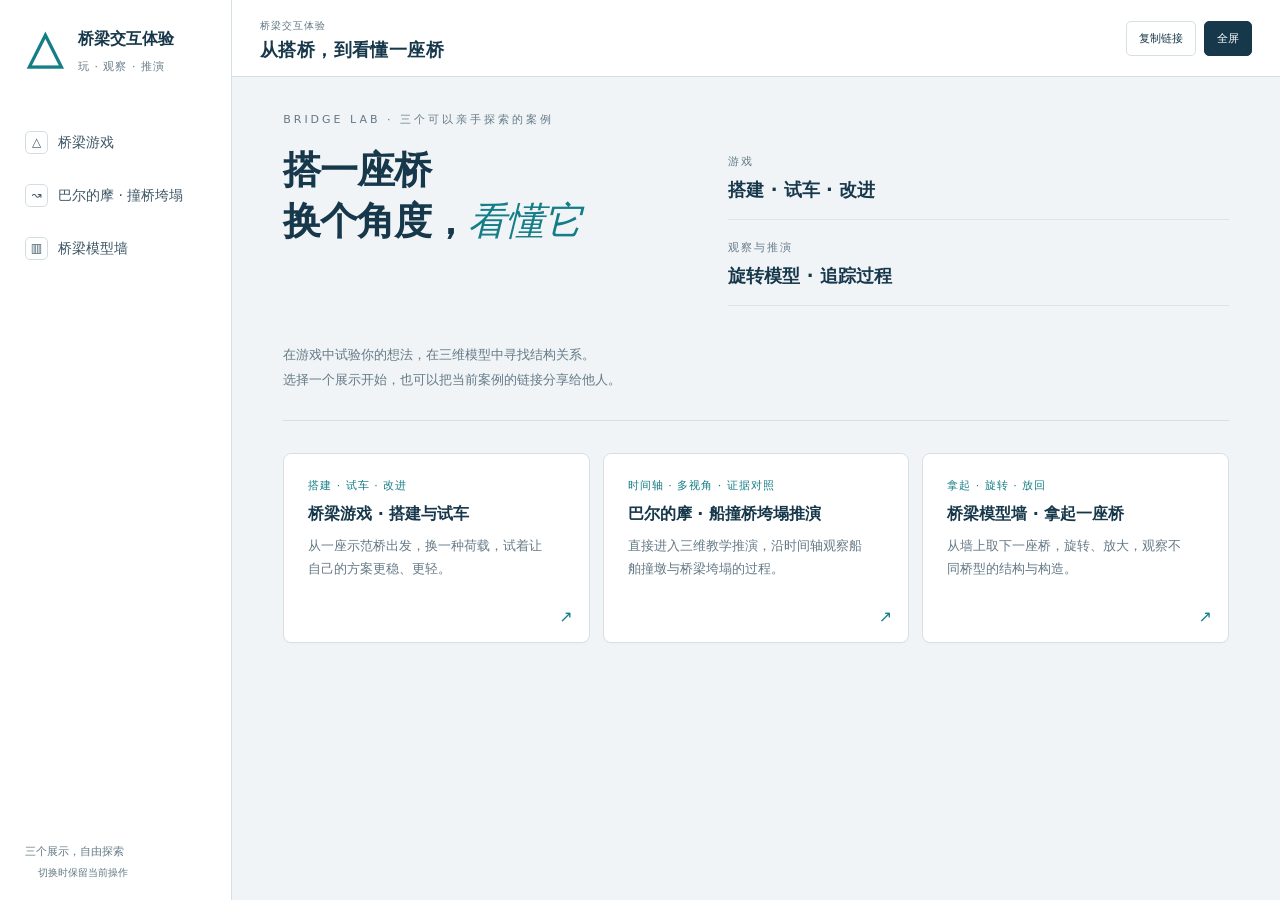
<file: docs/index.html>
<!doctype html>
<html lang="zh-CN">
<head>
  <meta charset="utf-8"><meta name="viewport" content="width=device-width, initial-scale=1">
  <meta name="theme-color" content="#17384b"><link rel="icon" href="data:,">
  <meta name="description" content="桥梁游戏、巴尔的摩船撞桥垮塌教学推演、可取放的桥梁模型墙。三个可直接体验的桥梁交互案例。">
  <title>桥梁交互体验 · 游戏、推演与模型墙</title>
  <link rel="stylesheet" href="presentation.css">
</head>
<body>
  <aside class="rail" aria-label="展示导航">
    <button class="brand" id="homeButton" aria-label="返回三个展示"><span class="brand-mark">△</span><span>桥梁交互体验<br><small>玩 · 观察 · 推演</small></span></button>
    <nav id="caseNav"></nav>
    <div class="rail-foot">三个展示，自由探索<span class="rail-sub">切换时保留当前操作</span></div>
  </aside>
  <main>
    <header class="topbar">
      <button id="menuButton" class="icon-button" aria-label="展开展示导航">☰</button>
      <div class="current"><span id="currentGroup">桥梁交互体验</span><h1 id="currentTitle">从搭桥，到看懂一座桥</h1></div>
      <div class="actions"><button id="restartButton" hidden>重新开始</button><a id="externalLink" target="_blank" rel="noopener" hidden>单独打开 ↗</a><button id="shareButton">复制链接</button><button id="fullscreenButton">全屏</button></div>
    </header>
    <section id="overview" class="overview">
      <div class="thesis"><p class="eyebrow">BRIDGE LAB · 三个可以亲手探索的案例</p><h2>搭一座桥<br>换个角度，<em>看懂它</em></h2><div class="goals"><p><span>游戏</span><strong>搭建 · 试车 · 改进</strong></p><p><span>观察与推演</span><strong>旋转模型 · 追踪过程</strong></p></div><p class="intro">在游戏中试验你的想法，在三维模型中寻找结构关系。<br>选择一个展示开始，也可以把当前案例的链接分享给他人。</p></div>
      <div id="caseGrid" class="case-grid"></div>
    </section>
    <section id="stage" class="stage" hidden aria-label="当前展示">
      <div id="stageContent" class="stage-content"></div>
      <div class="cuebar"><div><span class="cue-label">试一试</span><span id="cueText"></span></div><button id="nextButton">下一个展示 →</button></div>
    </section>
    <div id="toast" role="status" aria-live="polite"></div>
  </main>
  <script src="presentation.js"></script>
</body>
</html>
</file>
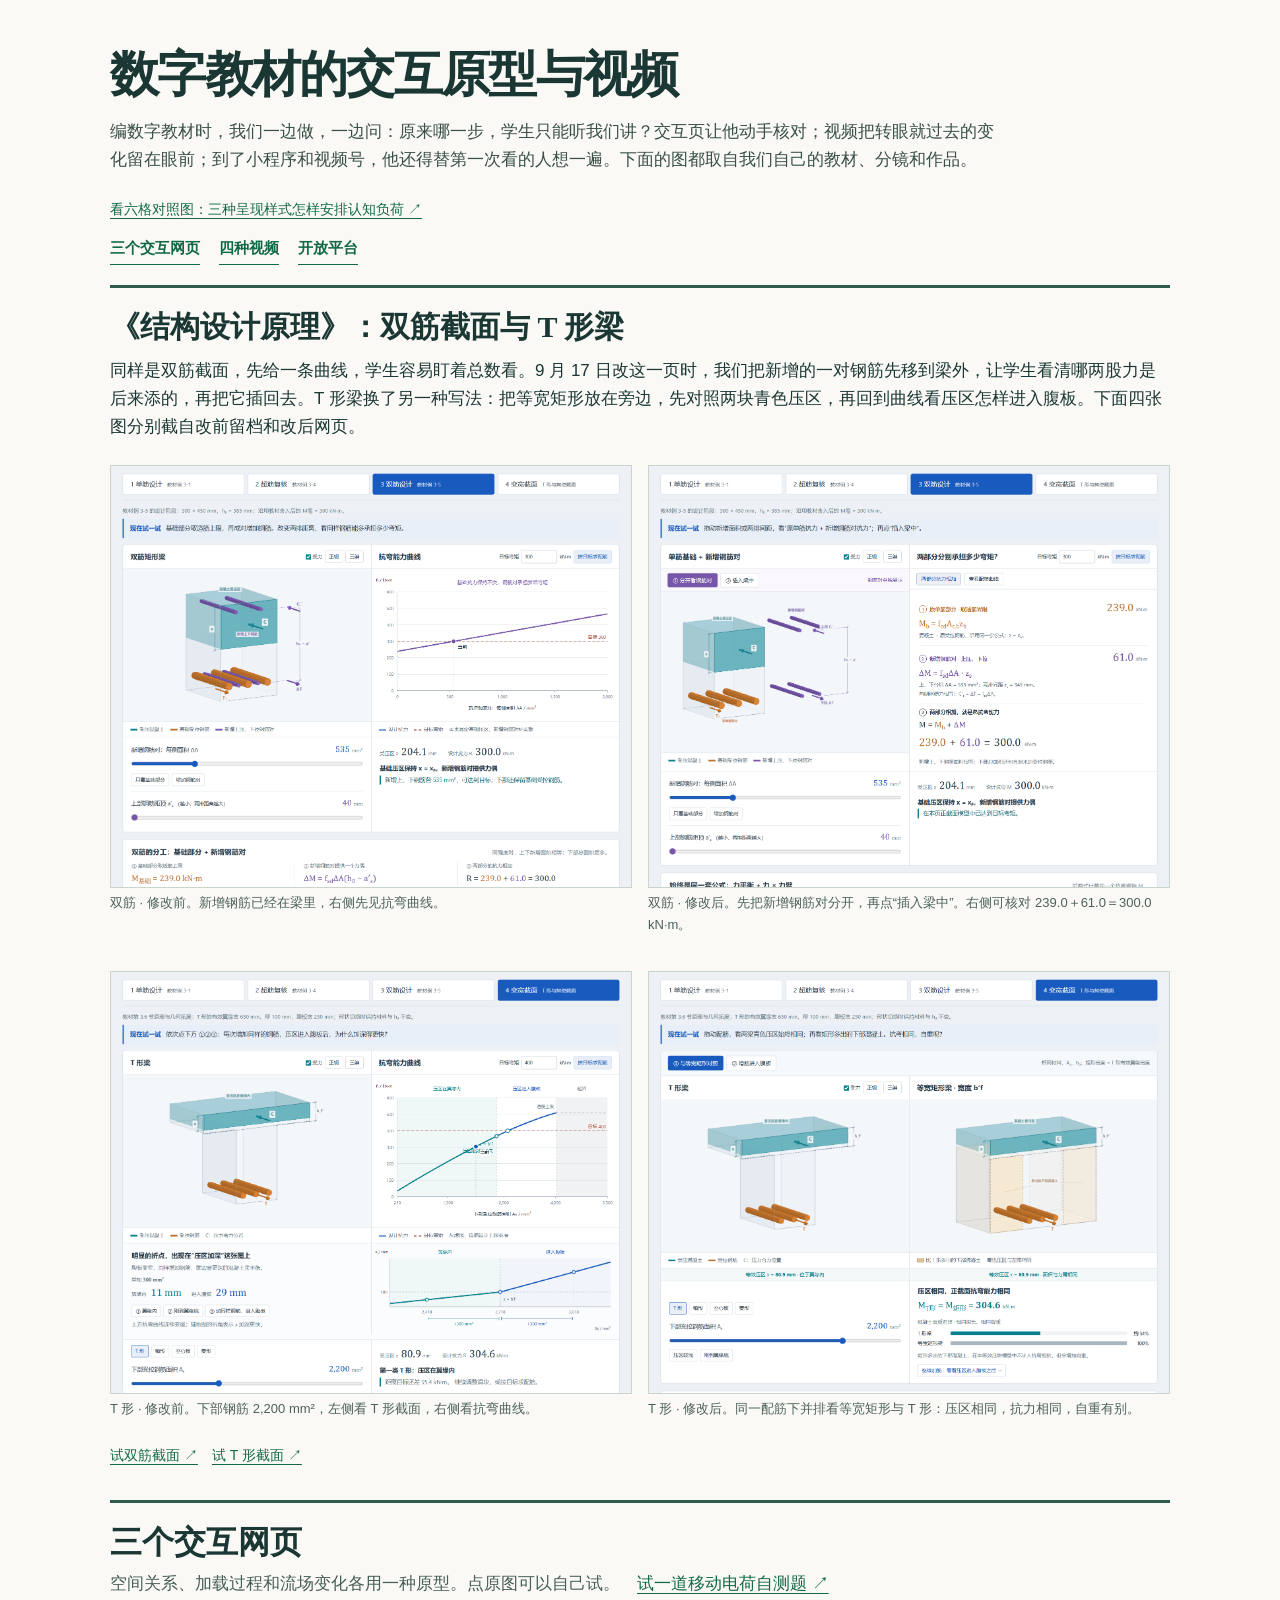
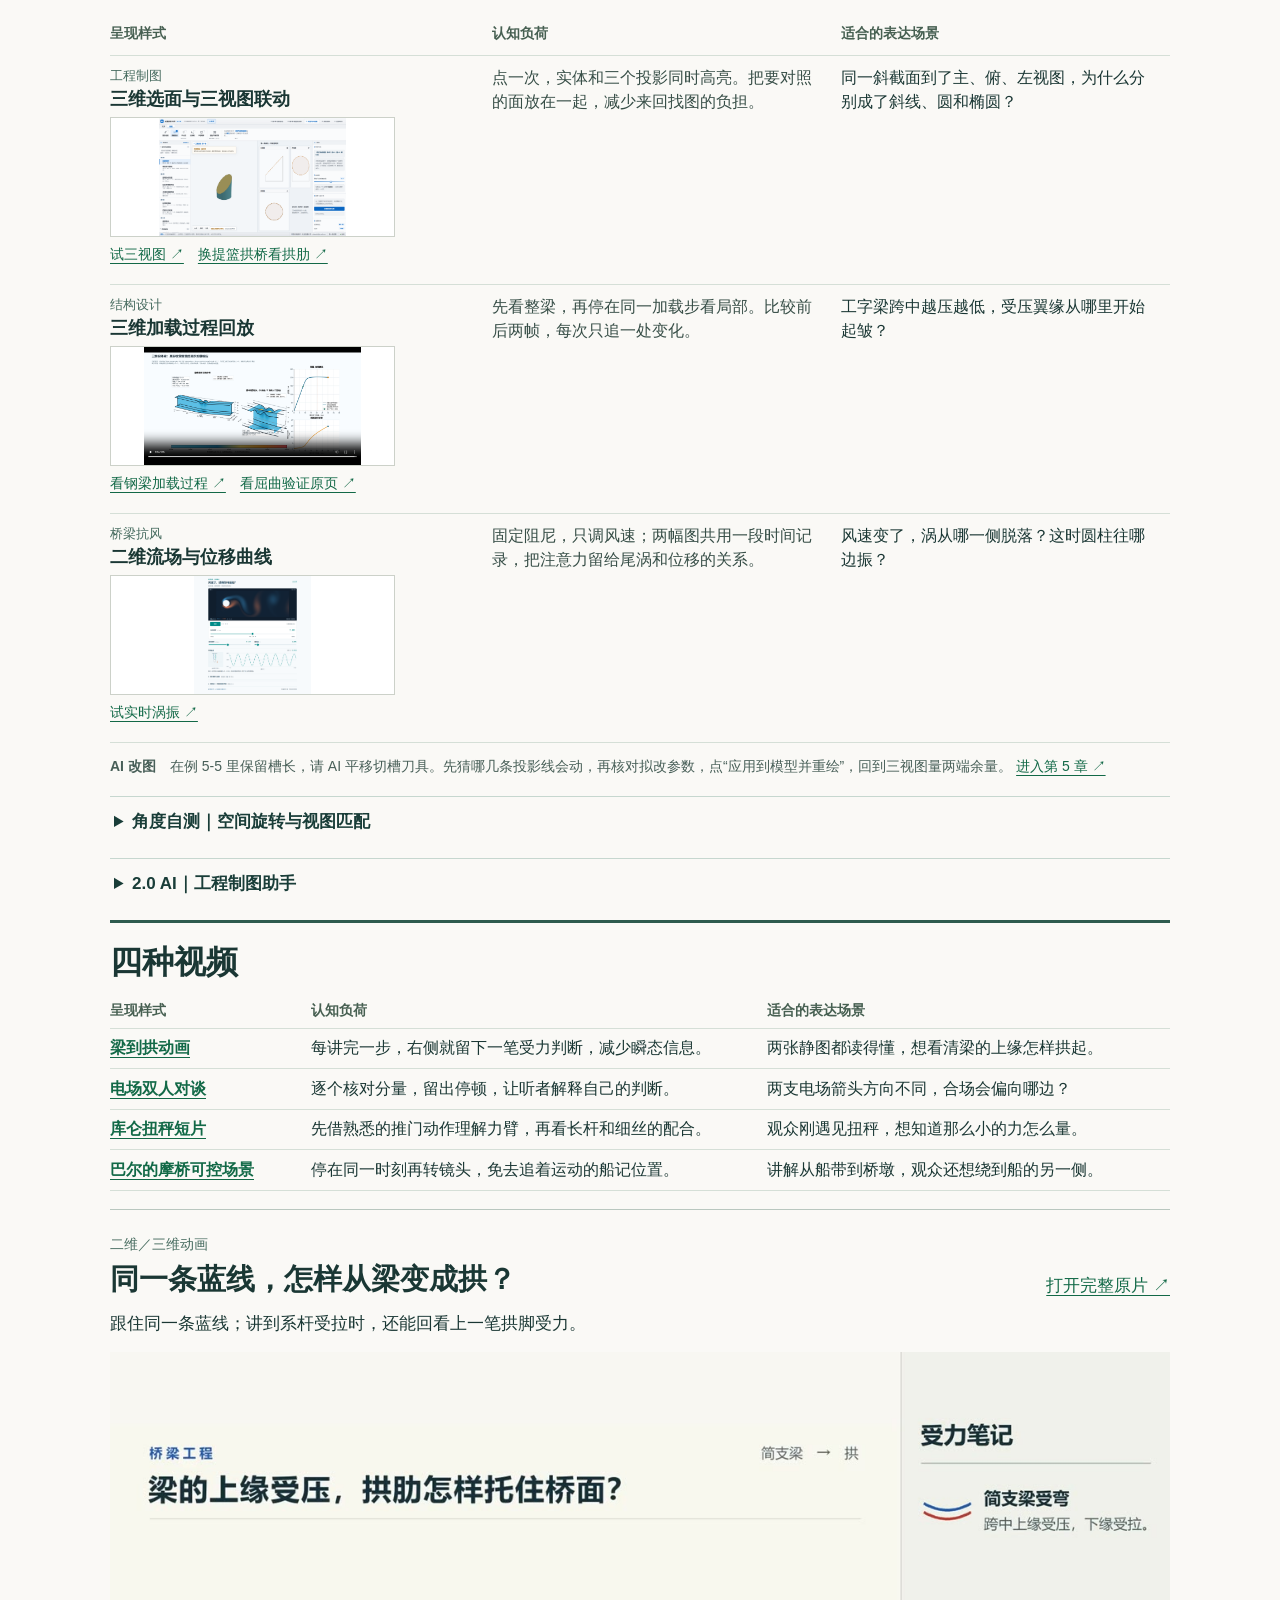
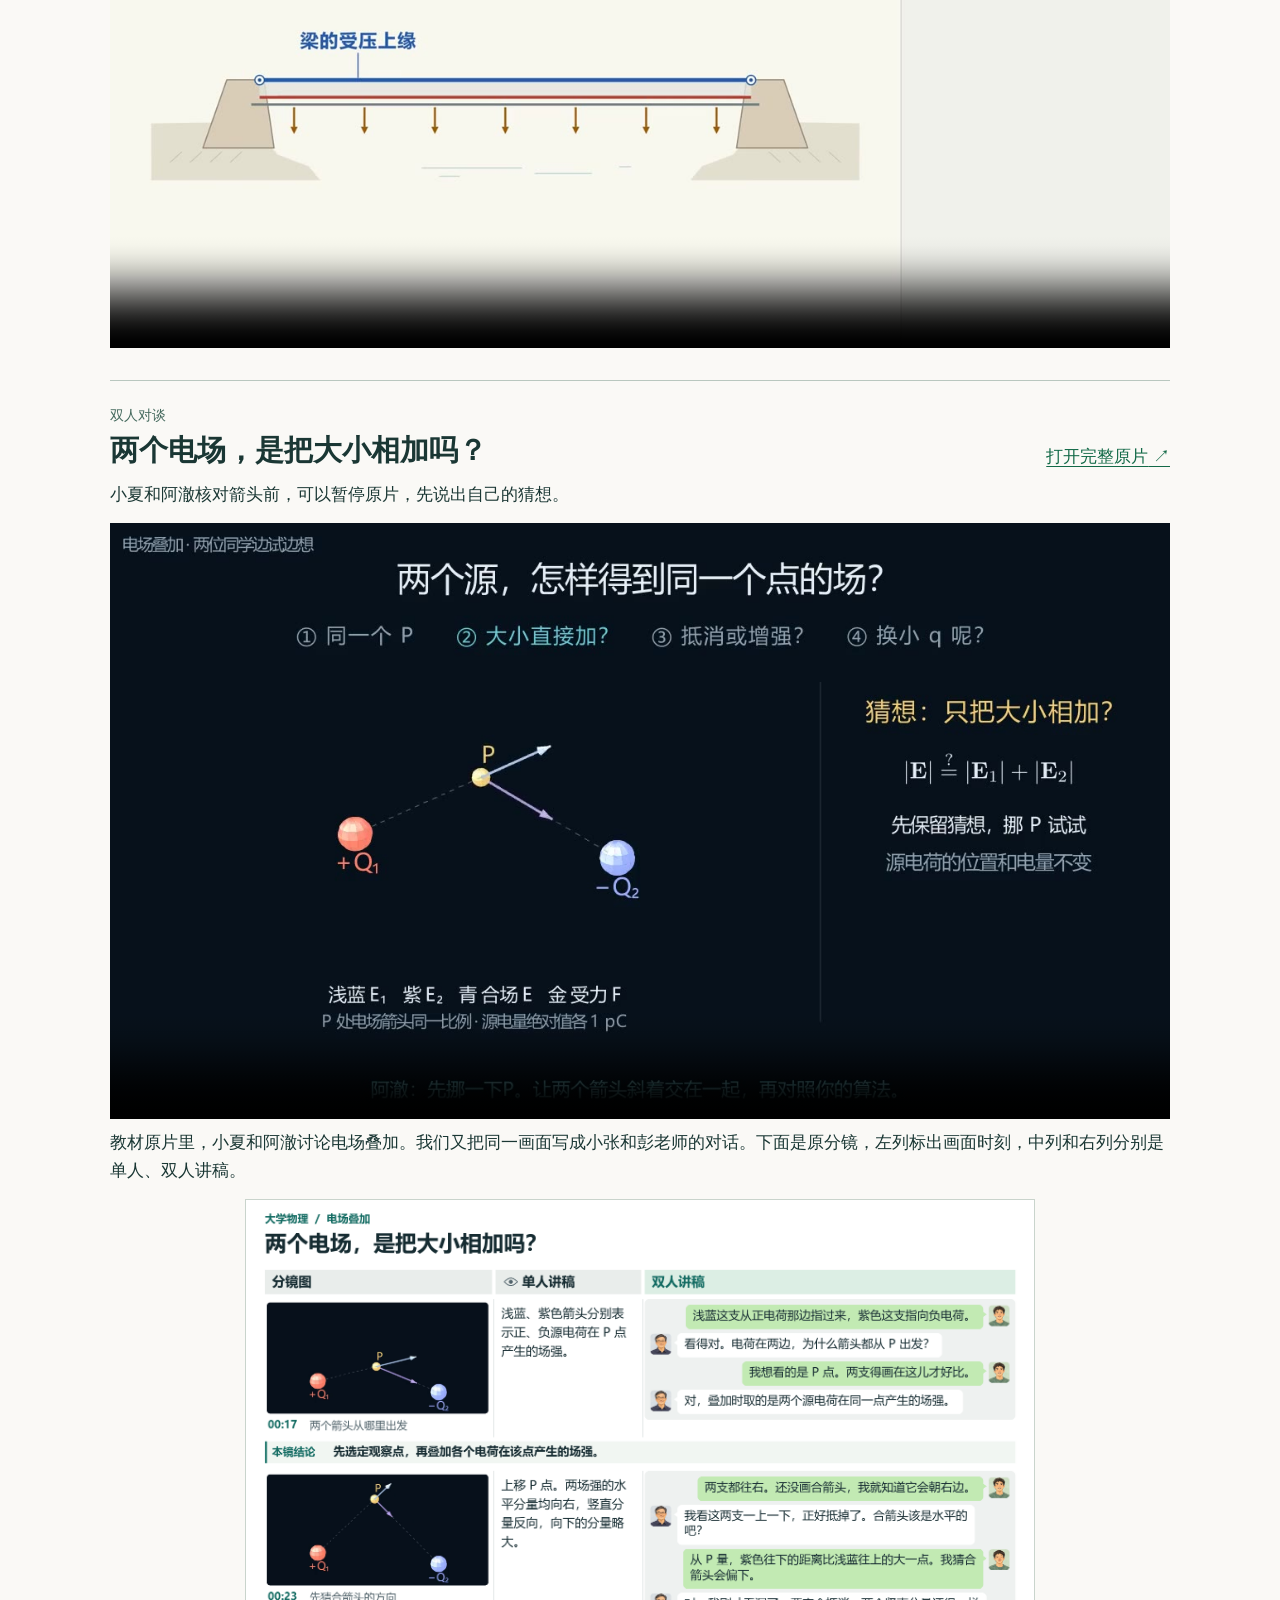
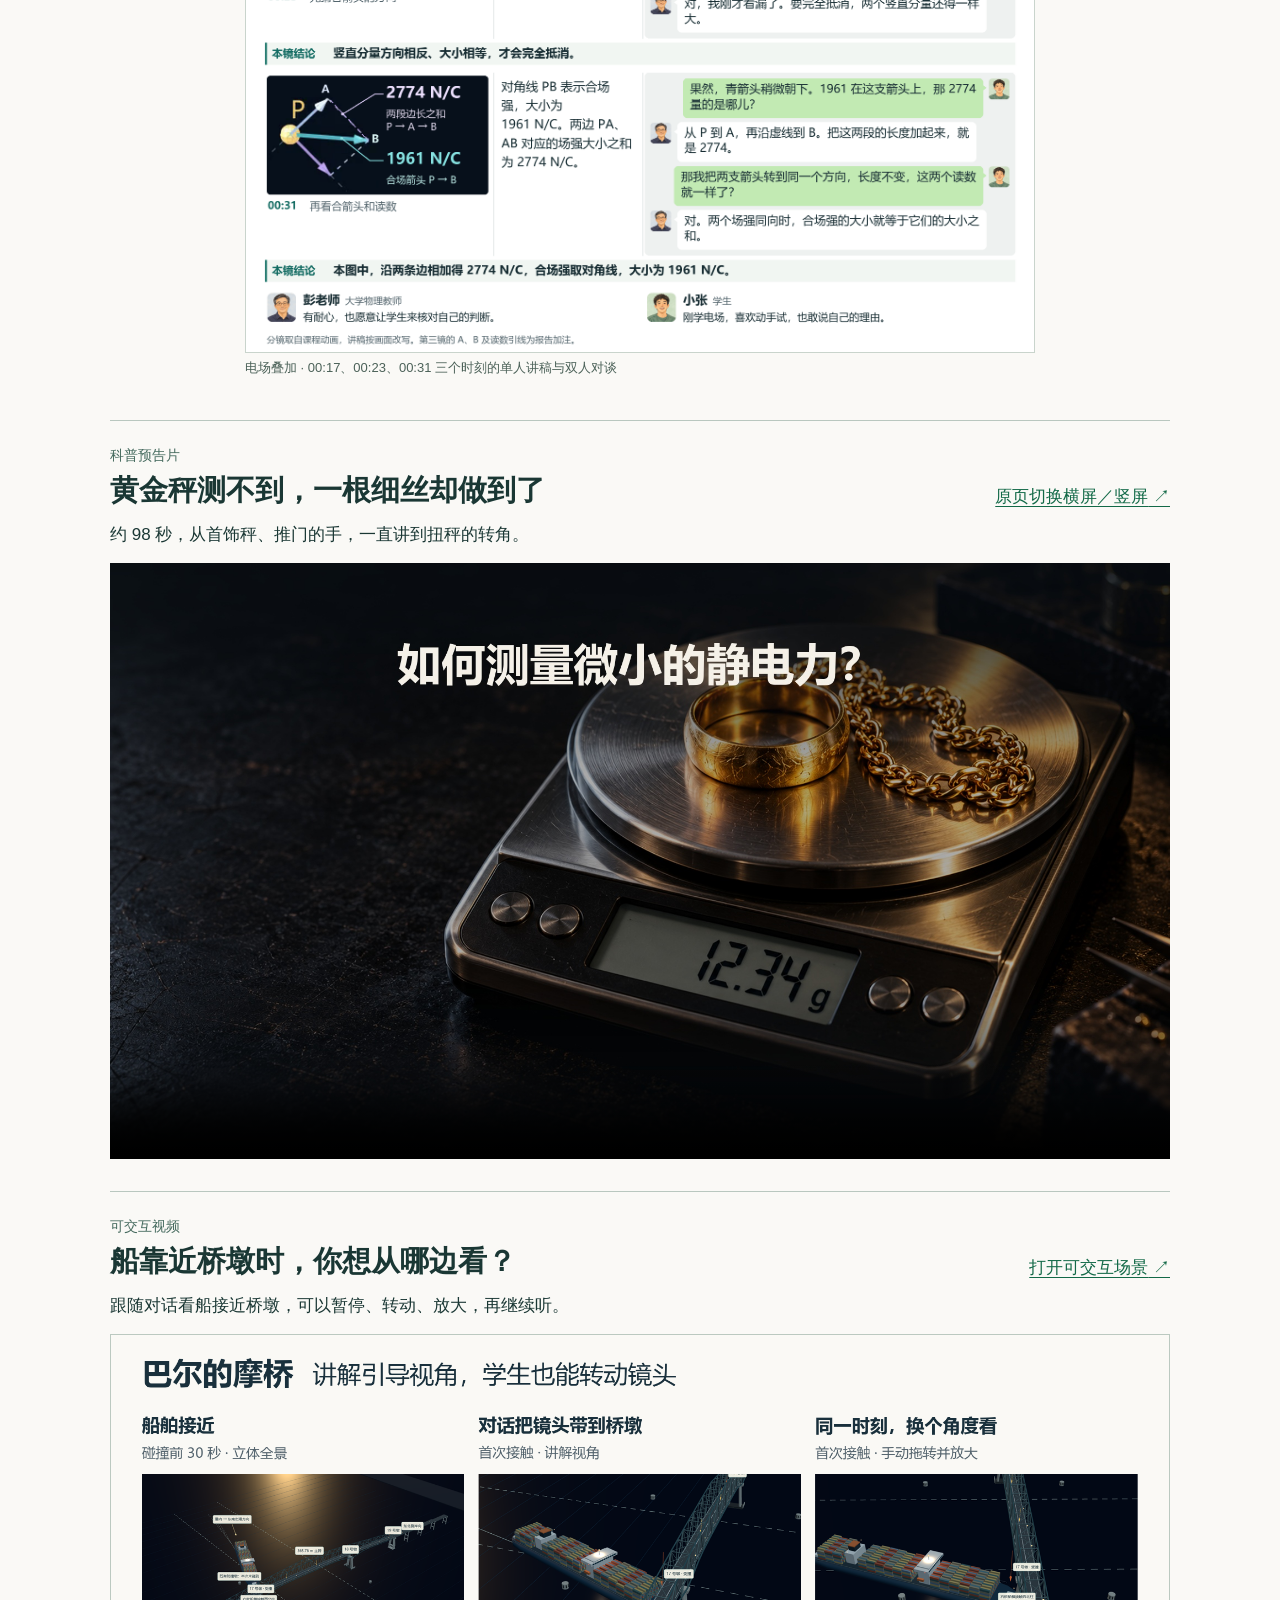
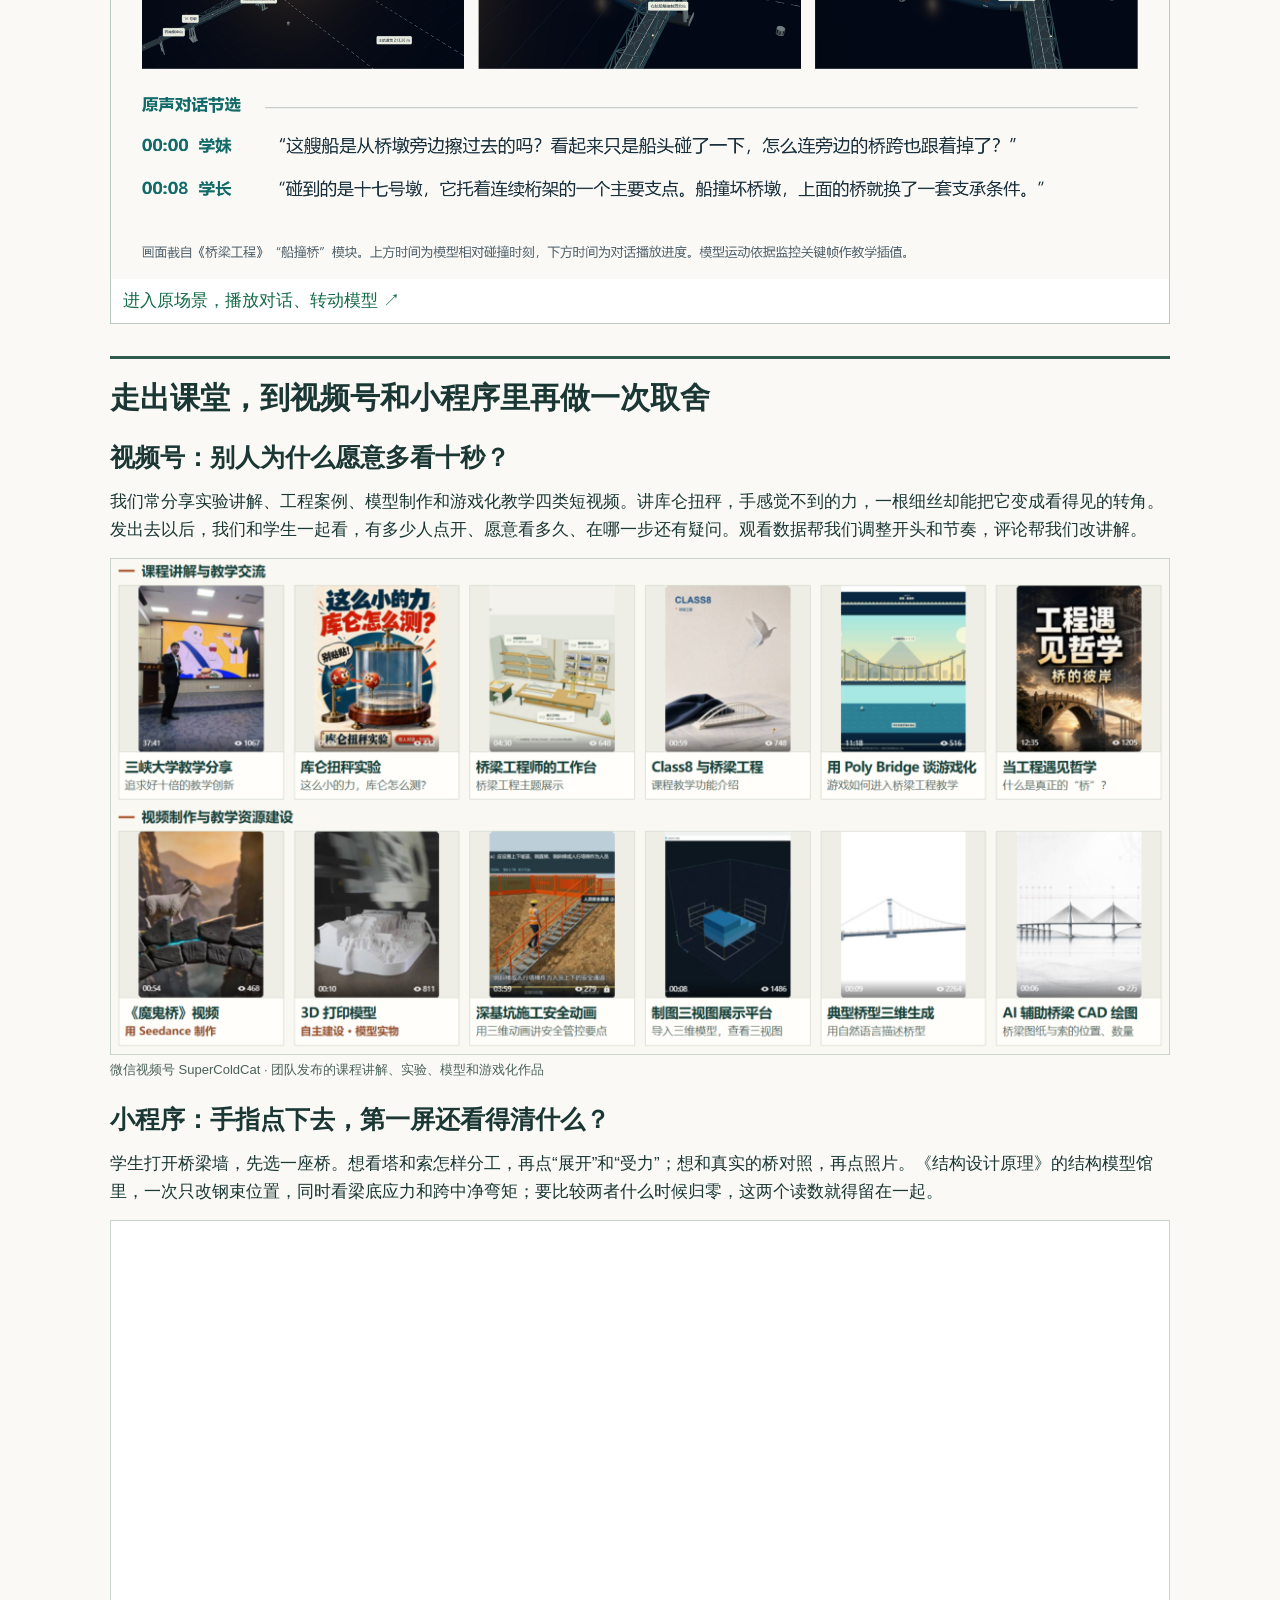
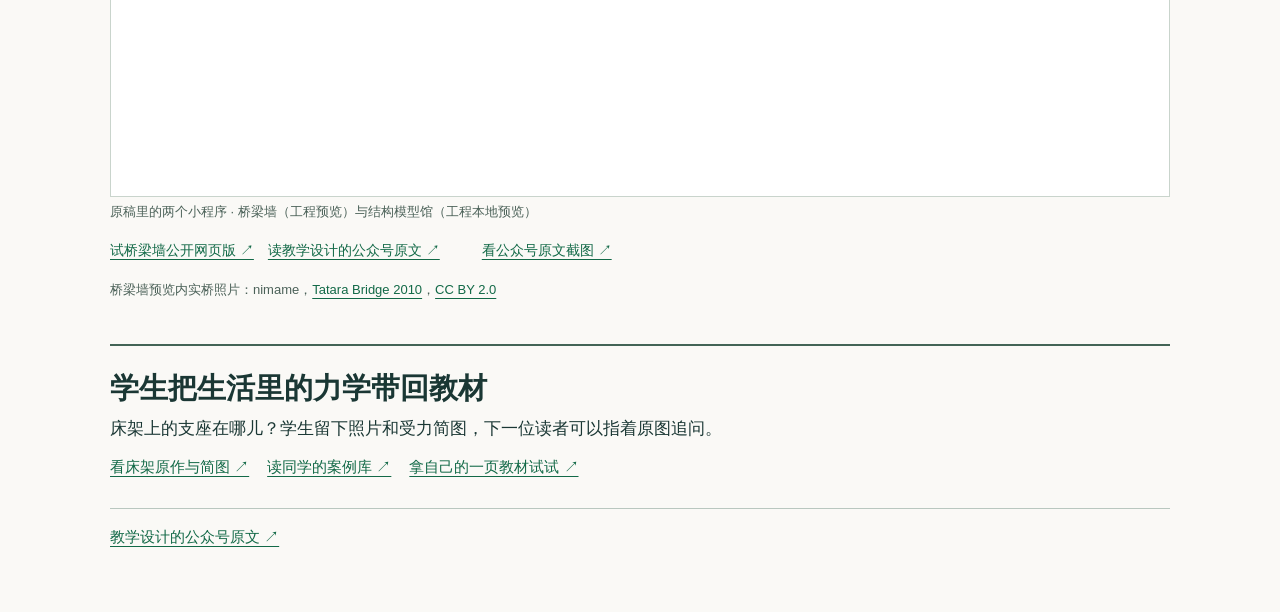
<file: docs/digital-textbook/index.html>
<!doctype html>
<html lang="zh-CN"><head><meta charset="utf-8"><meta content="width=device-width,initial-scale=1" name="viewport"><title>数字教材的交互原型与视频</title><style>*{box-sizing:border-box}html{color-scheme:light}body{margin:0;background:#faf9f6;color:#1a3734;font:17px/1.65 'Microsoft YaHei','PingFang SC',sans-serif}main{width:min(1020px,100%);margin:auto;padding:46px 30px}h1,h2,p{margin:0}h1{font:600 clamp(30px,4.1vw,49px)/1.2 'STSong','SimSun',serif;letter-spacing:-.035em}h2{font-size:clamp(21px,2.5vw,30px);font-weight:650;line-height:1.35}.lead{color:#485f58;margin:12px 0 27px}section{border-top:1px solid #b9c7bf;padding:23px 0 32px}header{display:flex;justify-content:space-between;align-items:flex-end;gap:16px}.subject{font-size:14px;color:#456a5e;margin-bottom:3px}a{color:#126947;text-underline-offset:4px;text-decoration-thickness:1px}a:focus-visible{outline:3px solid #b36f26;outline-offset:3px}header>a{white-space:nowrap}.desc{margin:10px 0 14px}.shot{display:block;border:1px solid #ccd1c9;background:white}.shot img{width:100%;height:auto;display:block}.follow,footer{font-size:15px;color:#4a5c57}.follow{margin-top:9px}footer{border-top:1px solid #b9c7bf;padding:16px 0}@media(max-width:650px){main{padding:26px 15px}header{display:block}header>a{display:inline-block;margin:6px 0}.desc{margin-top:5px}}</style><style>html{scroll-padding-top:16px}.jump{display:flex;align-items:center;gap:8px 19px;flex-wrap:wrap}.jump a{text-decoration:none;font-size:15px;font-weight:600;display:inline-block;padding:3px 0;border-bottom:1px solid currentColor}.top-jump{margin:0 0 35px}.division{border-top:3px solid #2e5b4e;padding:18px 0}.division h2{font-size:clamp(23px,3vw,32px);font-family:STSong,SimSun,serif}.film-jump{margin:9px 0 1px}article{border-top:1px solid #b9c7bf;padding:23px 0 32px}article h3{font-size:clamp(21px,2.5vw,29px);line-height:1.4;margin:0}video{display:block;background:#132020;width:100%;height:auto;aspect-ratio:16/9}.film-link{display:block;border:1px solid #bbc9c0;text-decoration:none;background:white}.film-link img{width:100%;display:block}.film-link span{display:block;padding:8px 12px}#videos,#prototypes,article{scroll-margin-top:14px}</style><style>main{max-width:1120px;width:100%}.top-jump{margin-bottom:20px}.works{padding-bottom:0}.works .lead{margin:6px 0 15px}.prototype-grid{display:grid;grid-template-columns:repeat(3,minmax(0,1fr));gap:18px}.prototype{display:grid;grid-template-rows:auto auto 1fr auto;border:0;padding:0 0 8px;align-content:start}.prototype header{display:block;padding-bottom:10px}.prototype header h3{font-family:inherit;font-size:clamp(17px,1.65vw,22px);line-height:1.4;margin:2px 0 0}.prototype .shot{display:block;overflow:hidden;position:relative;width:100%;height:clamp(142px,15vw,182px);background:#fff}.prototype .shot img{position:absolute;inset:0;display:block;width:100%;height:100%;min-height:0;min-width:0;object-fit:contain}.prototype .desc{font-size:15px;line-height:1.6;margin:9px 0 4px}.prototype .go{justify-self:start;font-size:15px}.prototype:has(.go+.go) .go+.go{margin-top:2px}.extra{font-size:14px;color:#485f58;margin:6px 0 22px}article{scroll-margin-top:15px}@media(max-width:700px){.prototype-grid{grid-template-columns:minmax(0,1fr);gap:12px}.prototype{border-top:1px solid #cbd6d0;padding-top:12px}.prototype .shot{height:auto;min-height:120px}.prototype .shot img{position:static;height:auto}.top-jump{margin-bottom:15px}}</style><style id="load-structure">@media(min-width:701px){.prototype-grid.load-matrix{grid-template-columns:minmax(76px,.64fr) repeat(3,minmax(0,2.3fr));grid-template-rows:auto auto auto auto auto;gap:8px 16px}.load-matrix .prototype{grid-column:var(--col);grid-row:1/6;display:grid;grid-template-rows:subgrid;row-gap:8px;padding:0}.load-matrix .prototype header{padding-bottom:0}.matrix-key{grid-column:1;align-self:start;color:#496158;font-weight:600;font-size:14px;line-height:1.6;padding-top:2px}.prototype .desc,.prototype .load-note{margin:0;font-size:15px;line-height:1.6}.load-matrix .prototype .shot{height:clamp(130px,15vw,172px)}.prototype .case-actions{display:flex;gap:3px 12px;flex-wrap:wrap;align-items:start}.extra{margin:12px 0 18px}.film-choice{font-size:16px}}.film-choice{width:100%;border-collapse:collapse;margin:.55em 0 0;line-height:1.55;text-align:left}.film-choice th,.film-choice td{vertical-align:top;padding:.46em .65em .46em 0;border-bottom:1px solid #d5dfd7}.film-choice thead th{color:#476052;font-size:14px}.film-choice tbody th{font-weight:600;width:19%}.film-choice td:nth-child(2){width:36%}.load-note{color:#374e47}.case-actions a{display:inline-block}.prototype .case-actions a+a{margin-left:5px}@media(max-width:700px){.matrix-key{display:none}.load-matrix .prototype{display:block}.load-matrix .prototype .shot{height:auto}.load-matrix .prototype .desc,.load-matrix .prototype .load-note{font-size:15px;line-height:1.6;margin:.44em 0}.load-matrix [data-key]::before{content:attr(data-key) '　';font-weight:650;color:#365f51}.film-choice{font-size:14px}.film-choice tbody th{width:21%}.film-choice th,.film-choice td{padding:.5em .36em .5em 0}.extra{margin-bottom:15px}}</style><style>.community-cases{border-top:2px solid #436456;padding:23px 0}.community-cases h2{font-family:STSong,SimSun,serif;font-size:clamp(21px,2.6vw,29px)}.community-cases p{margin:7px 0}.community-cases nav{display:flex;flex-wrap:wrap;gap:3px 18px;font-size:15px}.community-cases nav a{padding:5px 0}@media(max-width:650px){.community-cases nav{gap:0 14px}.community-cases nav a{min-height:42px;display:inline-flex;align-items:center}}</style><style>
.overview{margin:.8em 0 1em;color:#394f47;max-width:52em}
.restored-section{border-top:3px solid #2e5b4e;padding:19px 0 26px}
.restored-section h2{font-family:STSong,SimSun,serif}
.original-matrix{width:100%;border-collapse:collapse;table-layout:fixed;line-height:1.5}
.original-matrix tr>*{text-align:left;vertical-align:top;border-bottom:1px solid #d5dfd7;padding:10px 14px 11px 0;font-size:16px}
.original-matrix thead th{color:#476052;font-size:14px}
.original-matrix thead th:nth-child(1){width:36%}.original-matrix thead th:nth-child(2){width:33%}
.original-matrix header{display:block}.original-matrix h3{font-size:18px;line-height:1.25;margin:0 0 6px}
.original-matrix .subject{font-weight:500;font-size:13px}
.original-matrix .shot{max-width:285px;height:120px;display:block}.original-matrix .shot img{height:100%;width:100%;object-fit:contain}
.original-matrix .case-actions,.source-links{display:flex;gap:4px 14px;flex-wrap:wrap;font-size:14px;font-weight:500}
.original-matrix .case-actions a,.source-links a{display:inline-flex;align-items:center;min-height:36px}
.original-matrix p.desc{margin:0}.film-choice td:nth-child(2){width:43%}
.platform-part{margin:0 0 18px}.platform-part h3{font-size:clamp(19px,2.1vw,25px);margin:18px 0 7px}
.platform-part p,.source-text{margin:10px 0}
.source-figure{margin:14px 0 10px}.source-figure a,.source-figure img{display:block}
.source-figure img{width:100%;height:auto;background:white;border:1px solid #c9d4cc}
.source-figure figcaption,.credit{font-size:13px;color:#4b6158;margin:4px 0 8px}
#video-dialogue .source-figure{max-width:790px;margin-left:auto;margin-right:auto}
.iteration-figures{display:grid;grid-template-columns:repeat(2,minmax(0,1fr));gap:4px 16px}
@media(max-width:700px){.iteration-figures{grid-template-columns:1fr}.original-matrix tr>*{padding:8px 5px 8px 0;font-size:14px;overflow-wrap:anywhere}.original-matrix h3{font-size:15px}.original-matrix .shot{width:100%;height:auto}.original-matrix .shot img{height:auto}.original-matrix .case-actions{font-size:12px;gap:2px}.source-links a{min-height:42px}.original-matrix thead th{font-size:12px}.platform-part p,.source-text{line-height:1.6}}
</style><style>.matrix-entry{margin:.35rem 0}.drawing-demo{margin:.75rem 0;border-top:1px solid #c6d7cf;padding:.1rem 0;color:#193d38}.drawing-demo summary{padding:.64rem .25rem;font-weight:650;cursor:pointer;line-height:1.5}.drawing-demo summary:focus-visible{outline:2px solid currentColor;outline-offset:2px}.drawing-demo p,.drawing-figure figcaption{margin:.35rem .25rem .65rem}.drawing-demo img{display:block;width:100%;height:auto;border:1px solid #cad7d1}.drawing-figure{margin:1.1rem 0}.drawing-demo .source-links{margin-top:.6rem}</style></head><body><main><h1>数字教材的交互原型与视频</h1><p class="overview">编数字教材时，我们一边做，一边问：原来哪一步，学生只能听我们讲？交互页让他动手核对；视频把转眼就过去的变化留在眼前；到了小程序和视频号，他还得替第一次看的人想一遍。下面的图都取自我们自己的教材、分镜和作品。</p><p class="source-links matrix-entry"><a class="go" href="design-matrix.html">看六格对照图：三种呈现样式怎样安排认知负荷 ↗</a></p><nav aria-label="选择展示内容" class="jump top-jump"><a href="#prototypes">三个交互网页</a><a href="#videos">四种视频</a><a href="#open-platforms">开放平台</a></nav><section id="section-iteration" class="restored-section"><h2>《结构设计原理》：双筋截面与 T 形梁</h2><p class="source-text">同样是双筋截面，先给一条曲线，学生容易盯着总数看。9 月 17 日改这一页时，我们把新增的一对钢筋先移到梁外，让学生看清哪两股力是后来添的，再把它插回去。T 形梁换了另一种写法：把等宽矩形放在旁边，先对照两块青色压区，再回到曲线看压区怎样进入腹板。下面四张图分别截自改前留档和改后网页。</p><div class="iteration-figures"><figure class="source-figure"><a href="assets/rc-double-before.png" rel="noopener" target="_blank" aria-label="打开原图：双筋 · 修改前。新增钢筋已经在梁里，右侧先见抗弯曲线。"><img src="assets/rc-double-before.png" alt="双筋 · 修改前。新增钢筋已经在梁里，右侧先见抗弯曲线。" width="1575" height="1275" loading="lazy"></a><figcaption>双筋 · 修改前。新增钢筋已经在梁里，右侧先见抗弯曲线。</figcaption></figure><figure class="source-figure"><a href="assets/rc-double-after.png" rel="noopener" target="_blank" aria-label="打开原图：双筋 · 修改后。先把新增钢筋对分开，再点“插入梁中”。右侧可核对 239.0＋61.0＝300.0 kN·m。"><img src="assets/rc-double-after.png" alt="双筋 · 修改后。先把新增钢筋对分开，再点“插入梁中”。右侧可核对 239.0＋61.0＝300.0 kN·m。" width="1575" height="1275" loading="lazy"></a><figcaption>双筋 · 修改后。先把新增钢筋对分开，再点“插入梁中”。右侧可核对 239.0＋61.0＝300.0 kN·m。</figcaption></figure><figure class="source-figure"><a href="assets/rc-tee-before.png" rel="noopener" target="_blank" aria-label="打开原图：T 形 · 修改前。下部钢筋 2,200 mm²，左侧看 T 形截面，右侧看抗弯曲线。"><img src="assets/rc-tee-before.png" alt="T 形 · 修改前。下部钢筋 2,200 mm²，左侧看 T 形截面，右侧看抗弯曲线。" width="1575" height="1275" loading="lazy"></a><figcaption>T 形 · 修改前。下部钢筋 2,200 mm²，左侧看 T 形截面，右侧看抗弯曲线。</figcaption></figure><figure class="source-figure"><a href="assets/rc-tee-after.png" rel="noopener" target="_blank" aria-label="打开原图：T 形 · 修改后。同一配筋下并排看等宽矩形与 T 形：压区相同，抗力相同，自重有别。"><img src="assets/rc-tee-after.png" alt="T 形 · 修改后。同一配筋下并排看等宽矩形与 T 形：压区相同，抗力相同，自重有别。" width="1575" height="1275" loading="lazy"></a><figcaption>T 形 · 修改后。同一配筋下并排看等宽矩形与 T 形：压区相同，抗力相同，自重有别。</figcaption></figure></div><nav aria-label="打开截面原网页" class="source-links"><a href="https://syzhaoln-stack.github.io/bending-3d/beam-extension-3d.html?mode=double" rel="noopener" target="_blank">试双筋截面 ↗</a><a href="https://syzhaoln-stack.github.io/bending-3d/beam-extension-3d.html?mode=tee" rel="noopener" target="_blank">试 T 形截面 ↗</a></nav></section><div class="division works" id="prototypes"><h2>三个交互网页</h2><p class="lead">空间关系、加载过程和流场变化各用一种原型。点原图可以自己试。　<a href="charge-force.html" rel="noopener" target="_blank">试一道移动电荷自测题 ↗</a></p></div><table aria-label="三个工程原型的呈现与使用场景" class="original-matrix"><thead><tr><th scope="col">呈现样式</th><th scope="col">认知负荷</th><th scope="col">适合的表达场景</th></tr></thead><tbody><tr><th scope="row"><header><p class="subject">工程制图</p><h3 id="case0">三维选面与三视图联动</h3></header><a aria-label="试三视图" class="shot" href="https://syzhaoln-stack.github.io/projection-master/?mode=explore&amp;model=textbookObliqueCylinder" rel="noopener" target="_blank"><img alt="同一个面的三向投影的原型界面" height="1380" src="assets/three-views.png" width="2190"></a><div class="case-actions"><a class="go" href="https://syzhaoln-stack.github.io/projection-master/?mode=explore&amp;model=textbookObliqueCylinder" rel="noopener" target="_blank">试三视图 ↗</a><a class="go" href="https://syzhaoln-stack.github.io/projection-master/?mode=explore&amp;model=archBridge" rel="noopener" target="_blank" title="立面看拱轴起伏，端面看拱肋内倾">换提篮拱桥看拱肋 ↗</a></div></th><td><p class="load-note">点一次，实体和三个投影同时高亮。把要对照的面放在一起，减少来回找图的负担。</p></td><td><p class="desc">同一斜截面到了主、俯、左视图，为什么分别成了斜线、圆和椭圆？</p></td></tr><tr><th scope="row"><header><p class="subject">结构设计</p><h3 id="case1">三维加载过程回放</h3></header><a aria-label="看钢梁加载过程" class="shot" href="steel-beam/loading.mp4" rel="noopener" target="_blank"><img alt="工字梁从受力到局部屈曲的原型界面" height="860" src="assets/steel-buckling.png" width="1580"></a><div class="case-actions"><a class="go" href="steel-beam/loading.mp4" rel="noopener" target="_blank">看钢梁加载过程 ↗</a><a class="go" href="steel-beam/report.html" rel="noopener" target="_blank">看屈曲验证原页 ↗</a></div></th><td><p class="load-note">先看整梁，再停在同一加载步看局部。比较前后两帧，每次只追一处变化。</p></td><td><p class="desc">工字梁跨中越压越低，受压翼缘从哪里开始起皱？</p></td></tr><tr><th scope="row"><header><p class="subject">桥梁抗风</p><h3 id="case2">二维流场与位移曲线</h3></header><a aria-label="试实时涡振" class="shot" href="https://syzhaoln-stack.github.io/bridge-viv-classroom/" rel="noopener" target="_blank"><img alt="尾涡在什么位置、何时脱落？的原型界面" height="1191" src="assets/wake-displacement.png" width="1180"></a><div class="case-actions"><a class="go" href="https://syzhaoln-stack.github.io/bridge-viv-classroom/" rel="noopener" target="_blank">试实时涡振 ↗</a></div></th><td><p class="load-note">固定阻尼，只调风速；两幅图共用一段时间记录，把注意力留给尾涡和位移的关系。</p></td><td><p class="desc">风速变了，涡从哪一侧脱落？这时圆柱往哪边振？</p></td></tr></tbody></table><p class="extra"><strong>AI 改图　</strong>在例 5-5 里保留槽长，请 AI 平移切槽刀具。先猜哪几条投影线会动，再核对拟改参数，点“应用到模型并重绘”，回到三视图量两端余量。 <a class="" href="https://syzhaoln-stack.github.io/projection-master/?mode=compound" rel="noopener" target="_blank">进入第 5 章 ↗</a></p><details id="drawing-angle" class="drawing-demo"><summary>角度自测｜空间旋转与视图匹配</summary><p>拖动三维模型，把视线转到与主视图一致的正交方向。对照原页“距目标”的角度提示，出现“已对正”后再提交。这里直接进入 v8.4 历史课堂第 7 题，其他教学模块可在完整现行课堂中使用。</p><a href="assets/drawing-angle.png" target="_blank" rel="noopener" aria-label="放大角度自测｜空间旋转与视图匹配原网页实屏"><img src="assets/drawing-angle.png" width="1886" height="1230" loading="lazy" decoding="async" alt="角度自测｜空间旋转与视图匹配原网页实屏"></a><p class="source-links"><a class="go" href="angle-practice/?mode=quiz&amp;question=rotate-to-front" target="_blank" rel="noopener">试第 7 题：旋转至主视方向 ↗</a></p><p class="source-links"><a href="https://github.com/syzhaoln-stack/projection-master/tree/f794d3eea6b0fe8bd42962970ba329a8ff5ace11" target="_blank" rel="noopener">查看该题的原始发布版本 ↗</a>　<a href="https://syzhaoln-stack.github.io/projection-master/" target="_blank" rel="noopener">进入完整现行课堂 ↗</a></p></details><details id="drawing-ai" class="drawing-demo"><summary>2.0 AI｜工程制图助手</summary><p>这张图截自课程组的工图助手。打开第 5 章例 5-5，进入“整体重投影”，点“AI 助手”。可以上传图纸请它读图，也可以用一句话改刀具的尺寸和位置，确认参数后再重绘、量尺寸。在线问答按原页配置 API，供课堂使用的接口可另行提供。</p><a href="assets/drawing-ai.png" target="_blank" rel="noopener" aria-label="放大2.0 AI｜工程制图助手原网页实屏"><img src="assets/drawing-ai.png" width="1825" height="1175" loading="lazy" decoding="async" alt="2.0 AI｜工程制图助手原网页实屏"></a><p class="source-links"><a class="go" href="https://syzhaoln-stack.github.io/projection-master/?mode=compound" target="_blank" rel="noopener">打开工程制图原网页 ↗</a></p><figure class="drawing-figure" id="cad-axonometric"><figcaption><b>同一模型的轴测图与三视图</b>　团队《现代工程制图》第13章图13-5。根据核对后的尺寸建立 CAD 模型，从同一模型生成图中的四个视图。</figcaption><a href="assets/cad-views-original.png" target="_blank" rel="noopener" aria-label="放大教材图13-5原图"><img src="assets/cad-views-original.png" width="3456" height="2755" loading="lazy" decoding="async" alt="教材图13-5原图"></a></figure></details><div class="division" id="videos"><h2>四种视频</h2><table aria-label="四种视频的选型与认知负荷" class="film-choice"><thead><tr><th scope="col">呈现样式</th><th scope="col">认知负荷</th><th scope="col">适合的表达场景</th></tr></thead><tbody><tr><th scope="row"><a href="#video-arch">梁到拱动画</a></th><td>每讲完一步，右侧就留下一笔受力判断，减少瞬态信息。</td><td>两张静图都读得懂，想看清梁的上缘怎样拱起。</td></tr><tr><th scope="row"><a href="#video-dialogue">电场双人对谈</a></th><td>逐个核对分量，留出停顿，让听者解释自己的判断。</td><td>两支电场箭头方向不同，合场会偏向哪边？</td></tr><tr><th scope="row"><a href="#video-coulomb">库仑扭秤短片</a></th><td>先借熟悉的推门动作理解力臂，再看长杆和细丝的配合。</td><td>观众刚遇见扭秤，想知道那么小的力怎么量。</td></tr><tr><th scope="row"><a href="#video-baltimore">巴尔的摩桥可控场景</a></th><td>停在同一时刻再转镜头，免去追着运动的船记位置。</td><td>讲解从船带到桥墩，观众还想绕到船的另一侧。</td></tr></tbody></table></div><article aria-labelledby="v-arch-title" id="video-arch"><header><div><p class="subject">二维／三维动画</p><h3 id="v-arch-title">同一条蓝线，怎样从梁变成拱？</h3></div><a href="beam-to-arch.mp4" rel="noopener" target="_blank">打开完整原片 ↗</a></header><p class="desc">跟住同一条蓝线；讲到系杆受拉时，还能回看上一笔拱脚受力。</p><video aria-label="从梁的受压上缘到拱肋" controls="" playsinline="" poster="assets/arch-poster.jpg" preload="none" src="beam-to-arch.mp4"></video></article><article aria-labelledby="v-dialogue-title" id="video-dialogue"><header><div><p class="subject">双人对谈</p><h3 id="v-dialogue-title">两个电场，是把大小相加吗？</h3></div><a href="https://syzhaoln-stack.github.io/electrostatics-course/media/lesson-dialogues/field.mp4" rel="noopener" target="_blank">打开完整原片<span aria-hidden="true"> ↗</span></a></header><p class="desc">小夏和阿澈核对箭头前，可以暂停原片，先说出自己的猜想。</p><video aria-label="电场叠加双人对谈完整原片" controls="" playsinline="" poster="assets/dialogue-poster.jpg" preload="none" src="https://syzhaoln-stack.github.io/electrostatics-course/media/lesson-dialogues/field.mp4"></video><p class="source-text">教材原片里，小夏和阿澈讨论电场叠加。我们又把同一画面写成小张和彭老师的对话。下面是原分镜，左列标出画面时刻，中列和右列分别是单人、双人讲稿。</p><figure class="source-figure"><a href="assets/electric-dialogue-storyboard.png" rel="noopener" target="_blank" aria-label="打开原图：电场叠加 · 00:17、00:23、00:31 三个时刻的单人讲稿与双人对谈"><img src="assets/electric-dialogue-storyboard.png" alt="电场叠加 · 00:17、00:23、00:31 三个时刻的单人讲稿与双人对谈" width="3340" height="3186" loading="lazy"></a><figcaption>电场叠加 · 00:17、00:23、00:31 三个时刻的单人讲稿与双人对谈</figcaption></figure></article><article aria-labelledby="v-coulomb-title" id="video-coulomb"><header><div><p class="subject">科普预告片</p><h3 id="v-coulomb-title">黄金秤测不到，一根细丝却做到了</h3></div><a href="https://syzhaoln-stack.github.io/electrostatics-course/coulomb-short.html" rel="noopener" target="_blank">原页切换横屏／竖屏<span aria-hidden="true"> ↗</span></a></header><p class="desc">约 98 秒，从首饰秤、推门的手，一直讲到扭秤的转角。</p><video aria-label="库仑扭秤科普短片，横屏完整原片" controls="" playsinline="" poster="assets/coulomb-poster.jpg" preload="none" src="https://syzhaoln-stack.github.io/electrostatics-course/media/lesson-dialogues/coulomb-v44-landscape.mp4"></video></article><article aria-labelledby="v-baltimore-title" id="video-baltimore"><header><div><p class="subject">可交互视频</p><h3 id="v-baltimore-title">船靠近桥墩时，你想从哪边看？</h3></div><a href="https://syzhaoln-stack.github.io/bridge-engineering-digital-textbook/interactive/bridge-office/_references/%E6%A1%88%E4%BE%8B%E9%A9%B1%E5%8A%A8%E7%B4%A0%E6%9D%90%E5%B7%A5%E5%9D%8A_20260922/C06_KeyBridge/index.html#key" rel="noopener" target="_blank">打开可交互场景<span aria-hidden="true"> ↗</span></a></header><p class="desc">跟随对话看船接近桥墩，可以暂停、转动、放大，再继续听。</p><a class="film-link" href="https://syzhaoln-stack.github.io/bridge-engineering-digital-textbook/interactive/bridge-office/_references/%E6%A1%88%E4%BE%8B%E9%A9%B1%E5%8A%A8%E7%B4%A0%E6%9D%90%E5%B7%A5%E5%9D%8A_20260922/C06_KeyBridge/index.html#key" rel="noopener" target="_blank"><img alt="巴尔的摩桥案例原界面，同一时刻的讲解镜头与学生调整后的镜头" loading="lazy" src="assets/baltimore-views.png"><span>进入原场景，播放对话、转动模型 ↗</span></a></article><section id="open-platforms" class="restored-section"><h2>走出课堂，到视频号和小程序里再做一次取舍</h2><div id="wechat-channels" class="platform-part"><h3>视频号：别人为什么愿意多看十秒？</h3><p>我们常分享实验讲解、工程案例、模型制作和游戏化教学四类短视频。讲库仑扭秤，手感觉不到的力，一根细丝却能把它变成看得见的转角。发出去以后，我们和学生一起看，有多少人点开、愿意看多久、在哪一步还有疑问。观看数据帮我们调整开头和节奏，评论帮我们改讲解。</p><figure class="source-figure"><a href="assets/supercoldcat-channel.png" rel="noopener" target="_blank" aria-label="打开原图：微信视频号 SuperColdCat · 团队发布的课程讲解、实验、模型和游戏化作品"><img src="assets/supercoldcat-channel.png" alt="微信视频号 SuperColdCat · 团队发布的课程讲解、实验、模型和游戏化作品" width="2180" height="1020" loading="lazy"></a><figcaption>微信视频号 SuperColdCat · 团队发布的课程讲解、实验、模型和游戏化作品</figcaption></figure></div><div id="wechat-mini-program" class="platform-part"><h3>小程序：手指点下去，第一屏还看得清什么？</h3><p>学生打开桥梁墙，先选一座桥。想看塔和索怎样分工，再点“展开”和“受力”；想和真实的桥对照，再点照片。《结构设计原理》的结构模型馆里，一次只改钢束位置，同时看梁底应力和跨中净弯矩；要比较两者什么时候归零，这两个读数就得留在一起。</p><figure class="source-figure"><a href="assets/mini-program-original.png" rel="noopener" target="_blank" aria-label="打开原图：原稿里的两个小程序 · 桥梁墙（工程预览）与结构模型馆（工程本地预览）"><img src="assets/mini-program-original.png" alt="原稿里的两个小程序 · 桥梁墙（工程预览）与结构模型馆（工程本地预览）" width="2151" height="1170" loading="lazy"></a><figcaption>原稿里的两个小程序 · 桥梁墙（工程预览）与结构模型馆（工程本地预览）</figcaption></figure><nav aria-label="微信教学的原始入口" class="source-links"><a href="https://syzhaoln-stack.github.io/bridge-showcase/book/interactive/bridge-office/wall.html" rel="noopener" target="_blank">试桥梁墙公开网页版 ↗</a><a href="https://mp.weixin.qq.com/s/7uZ3xTCX6M2_YBQYfv6m8g" rel="noopener" target="_blank">读教学设计的公众号原文 ↗</a>　<a href="assets/wechat-article-original.png" rel="noopener" target="_blank">看公众号原文截图 ↗</a></nav><p class="credit">桥梁墙预览内实桥照片：nimame，<a href="https://commons.wikimedia.org/wiki/File:Tatara_Bridge_2010.jpg" rel="noopener" target="_blank">Tatara Bridge 2010</a>，<a href="https://creativecommons.org/licenses/by/2.0/" rel="noopener" target="_blank">CC BY 2.0</a></p></div></section><section class="community-cases" id="community-cases" aria-labelledby="community-title"><h2 id="community-title">学生把生活里的力学带回教材</h2><p>床架上的支座在哪儿？学生留下照片和受力简图，下一位读者可以指着原图追问。</p><nav aria-label="生活案例与教学资源设计"><a href="https://syzhaoln-stack.github.io/bridge-sense-gallery/compare.html?case=bed" target="_blank" rel="noopener">看床架原作与简图 ↗</a><a href="https://syzhaoln-stack.github.io/bridge-sense-gallery/community/" target="_blank" rel="noopener">读同学的案例库 ↗</a><a href="teaching-prompts.txt" target="_blank" rel="noopener">拿自己的一页教材试试 ↗</a></nav></section><footer><a href="https://mp.weixin.qq.com/s/7uZ3xTCX6M2_YBQYfv6m8g" rel="noopener" target="_blank">教学设计的公众号原文<span aria-hidden="true"> ↗</span></a></footer></main><script>(()=>{const openDrawing=()=>{const id=location.hash.slice(1);if(!["drawing-angle","drawing-ai","cad-axonometric"].includes(id))return;const target=document.getElementById(id),box=target?.closest("details");if(box){box.open=true;target.scrollIntoView({block:"start"});}};openDrawing();addEventListener("hashchange",openDrawing);})();</script></body></html>
</file>
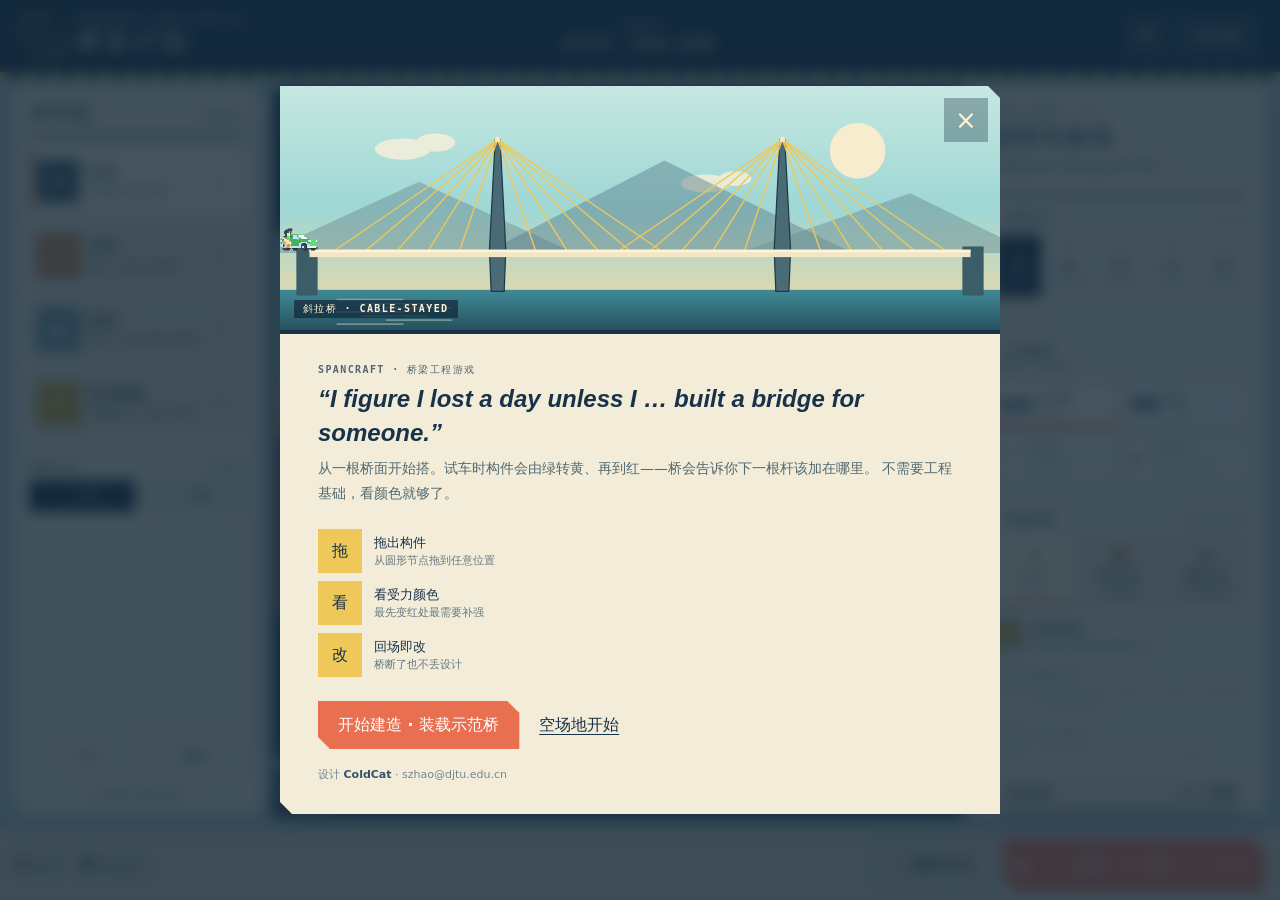
<file: docs/game/index.html>
<!doctype html>
<html lang="zh-CN">
  <head>
    <link rel="icon" type="image/svg+xml" href="./favicon.svg" />
    <meta charset="UTF-8" />
    <meta name="viewport" content="width=device-width, initial-scale=1.0" />
    <meta name="theme-color" content="#18324a" />
    <meta name="description" content="桥造计划：一款复古风格的桥梁建造物理游戏原型" />
    <title>桥造计划 · SpanCraft</title>
    <script type="module" crossorigin src="./assets/main-DaSzBNLs.js"></script>
    <link rel="modulepreload" crossorigin href="./assets/styles-DUADGZU6.js">
    <link rel="stylesheet" crossorigin href="./assets/styles--VuqSGAk.css">
  </head>
  <body>
    <a class="skip-link" href="#game-controls">跳到建造工具</a>
    <div id="root"></div>
  </body>
</html>
</file>
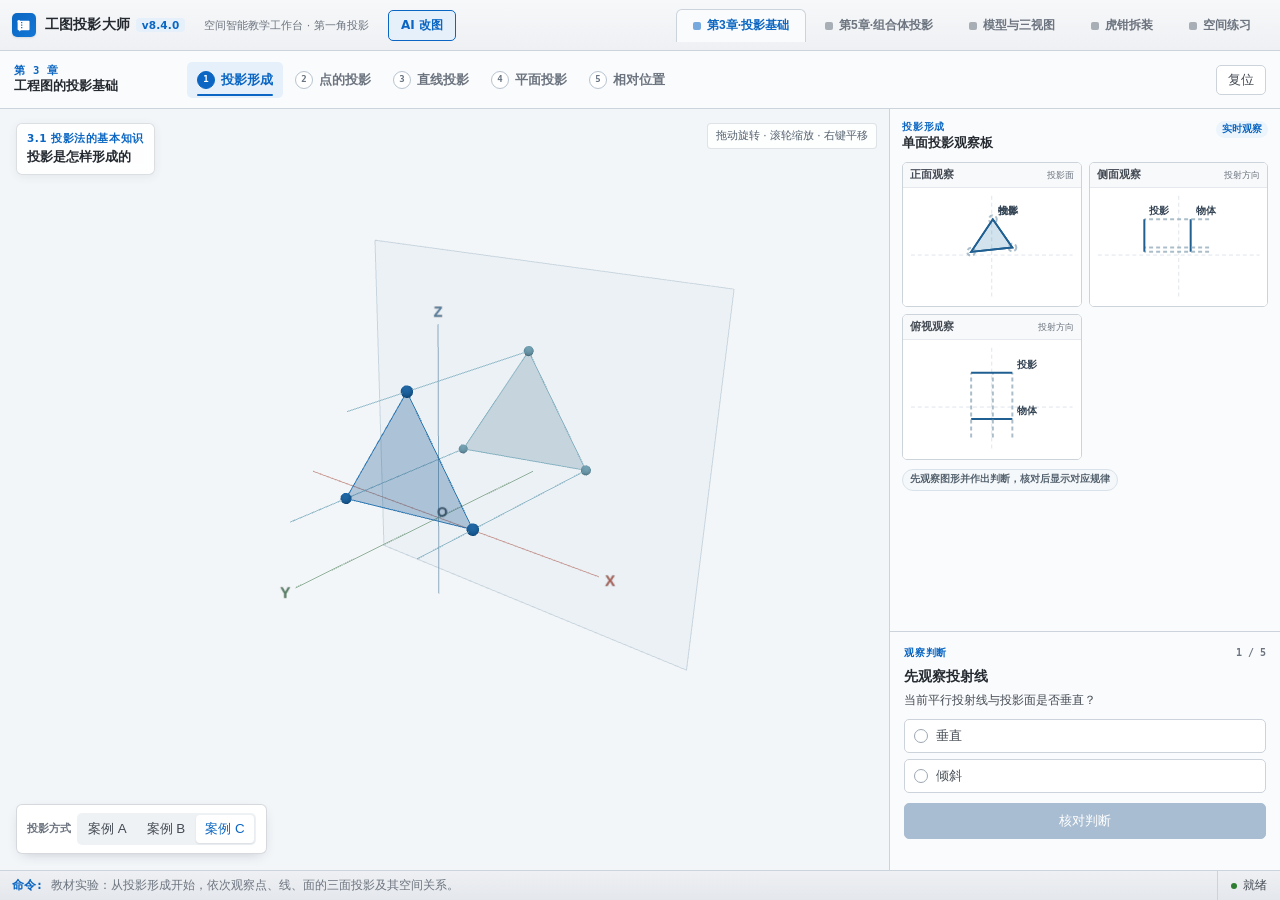
<file: docs/digital-textbook/angle-practice/index.html>
<!DOCTYPE html>
<html lang="zh-CN">
<head>
<meta charset="UTF-8">
<meta name="viewport" content="width=device-width, initial-scale=1.0, viewport-fit=cover">
<meta name="theme-color" content="#e9ecf0">
<link rel="icon" href="data:,">
<title>工图投影大师 v8.4.0 · AI改图、三视图与剖切</title>
<style>
*{box-sizing:border-box;margin:0;padding:0;}
:root{
  /* 浅灰外壳（仿专业 CAD：AutoCAD / SolidWorks 风） */
  --bg-app:#e6e9ee;
  --chrome-0:#f7f8fa;
  --chrome-1:#eef0f3;
  --chrome-2:#e4e7ec;
  --panel:#fafbfc;
  --panel-2:#eff2f5;
  --panel-3:#e7eaef;
  --line:#cdd3db;
  --line-soft:#dfe3e9;
  --line-strong:#b8c0cb;
  --text:#252a31;
  --text-2:#444b54;
  --muted:#6c747f;
  --muted-2:#8b929b;
  --accent:#0a66c2;        /* CAD 蓝 */
  --accent-2:#1577d6;
  --accent-soft:#e6f0fb;
  --accent-line:#0a66c2;
  --ok:#2e7d32;
  --ok-soft:#e6f3e7;
  --warn:#c2410c;
  --warn-soft:#fbeadf;
  --danger-soft:#fae8e8;
  --viewport-bg:#f3f6f9;   /* 浅色模型空间，便于教材截图和远距离观察 */
  --shadow-sm:0 1px 2px rgba(20,30,45,.10);
  --shadow-md:0 4px 14px -6px rgba(20,30,45,.28);
  --shadow-lg:0 14px 40px -12px rgba(20,30,45,.40);
  --radius:6px;
  --radius-sm:4px;
  --radius-lg:9px;
  --tx:.14s cubic-bezier(.3,0,.2,1);
  --mono:"Cascadia Code","JetBrains Mono","Consolas","SFMono-Regular",monospace;
  --safe-bottom:env(safe-area-inset-bottom,0px);
}
html,body{height:100%;}
body{
  height:100vh;
  overflow:hidden;
  display:flex;
  flex-direction:column;
  color:var(--text);
  background:var(--bg-app);
  font-family:"Segoe UI","Microsoft YaHei","PingFang SC","HarmonyOS Sans SC",system-ui,Arial,sans-serif;
  font-size:13px;
  -webkit-font-smoothing:antialiased;
  -moz-osx-font-smoothing:grayscale;
}

/* ============ 标题条（应用条） ============ */
#appbar{
  display:flex;
  align-items:center;
  justify-content:space-between;
  gap:12px;
  height:40px;
  padding:0 12px;
  background:linear-gradient(180deg,var(--chrome-0),var(--chrome-1));
  border-bottom:1px solid var(--line);
  position:relative;
  z-index:40;
}
#brand{display:flex;align-items:center;gap:9px;min-width:0;}
#logo{
  flex-shrink:0;width:24px;height:24px;border-radius:5px;
  background:linear-gradient(135deg,var(--accent),var(--accent-2));
  display:grid;place-items:center;box-shadow:var(--shadow-sm);
}
#logo svg{width:15px;height:15px;fill:#fff;display:block;}
#brand h1{font-size:13.5px;font-weight:700;color:var(--text);letter-spacing:.01em;white-space:nowrap;}
#brand h1 .ver{
  margin-left:6px;padding:1px 6px;border-radius:4px;
  background:var(--accent-soft);color:var(--accent);
  font-size:10.5px;font-weight:800;vertical-align:middle;
}
#brand .sub{margin-left:10px;color:var(--muted);font-size:11px;white-space:nowrap;}

/* 文档标签（自由探索 / 空间测评）—— mode-tab，JS 绑定 */
#doc-tabs{display:flex;align-items:flex-end;gap:2px;height:100%;}
.mode-tab{
  position:relative;border:1px solid transparent;border-bottom:0;
  background:transparent;color:var(--muted);
  font-size:12px;font-weight:600;
  padding:7px 16px 8px;cursor:pointer;border-radius:6px 6px 0 0;
  transition:background var(--tx),color var(--tx);
  display:flex;align-items:center;gap:6px;
}
.mode-tab::before{content:"";width:8px;height:8px;border-radius:2px;background:currentColor;opacity:.55;}
.mode-tab:hover{background:var(--chrome-2);color:var(--text-2);}
.mode-tab.active{
  background:var(--panel);color:var(--accent);
  border-color:var(--line);border-bottom:1px solid var(--panel);
  margin-bottom:-1px;
}

/* ============ Ribbon 工具栏 ============ */
#ribbon{
  background:var(--panel);
  border-bottom:1px solid var(--line);
  position:relative;z-index:30;
  box-shadow:var(--shadow-sm);
}
#ribbon-tabs{
  display:flex;align-items:center;gap:1px;
  height:30px;padding:0 8px;
  background:linear-gradient(180deg,var(--chrome-1),var(--panel-2));
  border-bottom:1px solid var(--line-soft);
}
.rib-tab{
  border:0;background:transparent;color:var(--text-2);
  font-size:12px;font-weight:600;letter-spacing:.02em;
  padding:0 16px;height:100%;cursor:pointer;
  border-bottom:2px solid transparent;
  transition:color var(--tx),border-color var(--tx),background var(--tx);
}
.rib-tab:hover{background:var(--chrome-2);}
.rib-tab.active{color:var(--accent);border-bottom-color:var(--accent-line);background:var(--panel);}

#ribbon-body{
  display:flex;align-items:stretch;gap:0;
  min-height:84px;padding:8px 6px 6px;
  overflow-x:auto;
}
.rib-panel{display:none;align-items:stretch;gap:0;}
.rib-panel.active{display:flex;}
/* 命令分组 */
.rib-group{
  display:flex;flex-direction:column;
  padding:0 12px 2px;
  border-right:1px solid var(--line-soft);
  min-width:0;
}
.rib-group:last-child{border-right:0;}
.rib-group-row{display:flex;align-items:stretch;gap:6px;flex:1;}
.rib-group-label{
  text-align:center;color:var(--muted);font-size:10.5px;
  padding-top:5px;margin-top:auto;letter-spacing:.04em;
}
/* 大命令按钮（图标在上） */
.rib-cmd{
  display:flex;flex-direction:column;align-items:center;justify-content:flex-start;gap:5px;
  min-width:62px;max-width:96px;padding:7px 9px 5px;
  border:1px solid transparent;border-radius:var(--radius);
  background:transparent;color:var(--text);cursor:pointer;
  font-size:11.5px;font-weight:600;line-height:1.25;text-align:center;
  transition:background var(--tx),border-color var(--tx),box-shadow var(--tx),transform var(--tx);
}
.rib-cmd .ico{width:26px;height:26px;display:grid;place-items:center;}
.rib-cmd .ico svg{width:24px;height:24px;fill:none;stroke:var(--text-2);stroke-width:1.6;stroke-linecap:round;stroke-linejoin:round;}
.rib-cmd .cap{white-space:nowrap;}
.rib-cmd .cap.wrap{white-space:normal;max-width:74px;}
.rib-cmd:hover{background:var(--accent-soft);border-color:var(--line-soft);}
.rib-cmd:active{transform:translateY(1px);}
.rib-cmd.primary .ico svg{stroke:var(--accent);}
.rib-cmd.primary{color:var(--accent);}
.rib-cmd.primary:hover{background:var(--accent-soft);border-color:var(--accent);box-shadow:var(--shadow-sm);}
/* 可勾选命令（toggle：JS 切换 .on） */
.rib-cmd.check{position:relative;}
.rib-cmd.check::after{
  content:"";position:absolute;top:6px;right:8px;
  width:13px;height:13px;border-radius:3px;
  border:1.5px solid var(--line-strong);background:#fff;
  transition:background var(--tx),border-color var(--tx);
}
.rib-cmd.check.on{background:var(--accent-soft);}
.rib-cmd.check.on::after{
  background:var(--accent);border-color:var(--accent);
  background-image:url("data:image/svg+xml,%3Csvg xmlns='http://www.w3.org/2000/svg' viewBox='0 0 16 16'%3E%3Cpath d='M3.5 8.5l3 3 6-7' fill='none' stroke='white' stroke-width='2.2' stroke-linecap='round' stroke-linejoin='round'/%3E%3C/svg%3E");
  background-size:11px;background-repeat:no-repeat;background-position:center;
}
.rib-cmd.check.on .ico svg{stroke:var(--accent);}
.rib-hint{
  align-self:center;color:var(--muted);font-size:11px;line-height:1.6;
  max-width:200px;padding:0 4px;
}
.rib-hint b{color:var(--accent);font-weight:700;}
.rib-hint code{font-family:var(--mono);background:var(--panel-3);padding:1px 5px;border-radius:4px;color:var(--text-2);}
/* 快捷资产选择（Ribbon 文件页：三类各预览数个，更多展开模型树） */
.rib-group-row.quick-col{flex-direction:column;align-items:stretch;justify-content:flex-start;gap:3px;padding-top:1px;}
.quick-chip,.quick-more{
  display:flex;align-items:center;gap:7px;
  border:1px solid var(--line);border-radius:6px;background:#fff;
  color:var(--text);font:inherit;font-size:11.5px;font-weight:600;
  padding:4px 10px;cursor:pointer;white-space:nowrap;text-align:left;line-height:1.3;
  transition:background var(--tx),border-color var(--tx),transform var(--tx);
}
.quick-chip::before{content:"";width:7px;height:7px;border-radius:2px;background:var(--accent);opacity:.65;flex-shrink:0;}
.quick-chip:hover{background:var(--accent-soft);border-color:#bcd9f5;}
.quick-chip:active{transform:translateY(1px);}
.quick-chip.active{background:var(--accent-soft);border-color:var(--accent);color:var(--accent);}
.quick-more{justify-content:center;color:var(--accent);border-style:dashed;font-weight:700;}
.quick-more:hover{background:var(--accent-soft);}

/* ============ 工作区：树 | 视口 | 属性 ============ */
#workspace{flex:1;display:flex;position:relative;min-height:0;background:var(--bg-app);}

/* 左：模型树 */
#tree-panel{
  width:248px;min-width:248px;height:100%;
  display:flex;flex-direction:column;
  background:var(--panel);border-right:1px solid var(--line);
  z-index:20;
}
.panel-head{
  display:flex;align-items:center;gap:7px;
  height:30px;padding:0 12px;flex-shrink:0;
  background:var(--panel-2);border-bottom:1px solid var(--line-soft);
  font-size:11px;font-weight:800;letter-spacing:.12em;color:var(--muted);text-transform:uppercase;
}
.panel-head .ph-ico{width:13px;height:13px;}
.panel-head .ph-ico svg{width:13px;height:13px;fill:none;stroke:var(--accent);stroke-width:1.7;}
.panel-scroll{flex:1;overflow-y:auto;padding:6px 0;}
.panel-scroll::-webkit-scrollbar{width:10px;}
.panel-scroll::-webkit-scrollbar-thumb{background:#c4cbd4;border-radius:6px;border:2px solid var(--panel);}
.panel-scroll::-webkit-scrollbar-thumb:hover{background:#aab2bd;}

/* 树分组 */
.tree-group{margin-bottom:2px;}
.tree-group-head{
  display:flex;align-items:center;gap:6px;
  padding:5px 10px;cursor:pointer;user-select:none;
  color:var(--text-2);font-size:12px;font-weight:700;
  transition:background var(--tx);
}
.tree-group-head:hover{background:var(--chrome-2);}
.tree-group-head .caret{
  width:0;height:0;border-left:5px solid var(--muted);
  border-top:4px solid transparent;border-bottom:4px solid transparent;
  transition:transform var(--tx);flex-shrink:0;
}
.tree-group.open .tree-group-head .caret{transform:rotate(90deg);}
.tree-group-head .grp-ico{width:15px;height:15px;flex-shrink:0;}
.tree-group-head .grp-ico svg{width:15px;height:15px;fill:none;stroke:var(--accent);stroke-width:1.6;}
.tree-group-head .grp-badge{
  margin-left:auto;font-size:9.5px;font-weight:700;letter-spacing:.02em;
  padding:1px 6px;border-radius:999px;color:var(--muted);background:var(--panel-3);
}
.tree-children{display:none;padding:2px 0 4px;}
.tree-group.open .tree-children{display:block;}

/* 树叶：模型按钮（保留 .model-btn + data-model） */
.model-btn{
  position:relative;display:flex;align-items:center;gap:9px;width:100%;
  border:0;border-left:3px solid transparent;background:transparent;
  color:var(--text-2);text-align:left;cursor:pointer;
  padding:6px 10px 6px 26px;font:inherit;
  transition:background var(--tx),color var(--tx);
}
.model-btn .leaf-ico{width:17px;height:17px;flex-shrink:0;}
.model-btn .leaf-ico svg{width:17px;height:17px;fill:none;stroke:var(--muted);stroke-width:1.5;}
.model-btn .name{font-size:12.5px;font-weight:600;line-height:1.2;}
.model-btn .desc{display:block;font-size:10.5px;color:var(--muted-2);margin-top:1px;line-height:1.25;}
.model-btn:hover{background:var(--accent-soft);color:var(--text);}
.model-btn:hover .leaf-ico svg{stroke:var(--accent);}
.model-btn.active{
  background:var(--accent-soft);border-left-color:var(--accent);color:var(--accent);
  font-weight:700;
}
.model-btn.active .leaf-ico svg{stroke:var(--accent);}

/* 占位节点（桥梁，待接入） */
.tree-leaf-todo{
  display:flex;align-items:center;gap:9px;width:100%;
  padding:6px 10px 6px 26px;color:var(--muted-2);cursor:not-allowed;
  font-size:12.5px;opacity:.85;
}
.tree-leaf-todo .leaf-ico{width:17px;height:17px;flex-shrink:0;}
.tree-leaf-todo .leaf-ico svg{width:17px;height:17px;fill:none;stroke:#aab2bd;stroke-width:1.5;}
.tree-leaf-todo .todo-badge{
  margin-left:auto;font-size:9px;font-weight:700;color:var(--warn);
  background:var(--warn-soft);padding:1px 5px;border-radius:4px;white-space:nowrap;
}

/* 中：视口 */
#viewport{flex:1;position:relative;min-width:0;overflow:hidden;background:var(--viewport-bg);}
#viewport canvas{display:block;width:100%;height:100%;}
#tiled-layout{display:none;position:absolute;inset:0;z-index:2;background:var(--viewport-bg);}
#viewport.tiled-mode #tiled-layout{display:grid;grid-template-columns:minmax(0,1.1fr) minmax(340px,.9fr);}
#viewport.tiled-mode>.vp-corner,#viewport.tiled-mode>.vp-component,#viewport.tiled-mode>.vp-hint,#viewport.tiled-mode>.unfold-fab{z-index:10;}
#model-pane{min-width:0;min-height:0;position:relative;border-right:1px solid var(--line-strong);background:var(--viewport-bg);}
#model-pane canvas{display:block;width:100%;height:100%;}
#three-view-pane{display:grid;grid-template-columns:1fr 1fr;grid-template-rows:1fr 1fr;gap:10px;padding:42px 12px 12px;background:#eef2f6;min-width:0;min-height:0;}
.tiled-pane-title{grid-column:1/-1;align-self:start;margin-bottom:-28px;color:var(--text-2);font-size:12px;font-weight:800;letter-spacing:.04em;pointer-events:none;}
.tiled-view-card{position:relative;min-width:0;min-height:0;display:flex;flex-direction:column;overflow:hidden;border:1px solid var(--line-strong);border-radius:var(--radius);background:#fff;box-shadow:var(--shadow-sm);transition:border-color .2s,box-shadow .2s,transform .2s;}
.tiled-view-card.front{grid-column:1;grid-row:1;}.tiled-view-card.top{grid-column:1;grid-row:2;}.tiled-view-card.side{grid-column:2;grid-row:1 / span 2;}
.tiled-view-card header{display:flex;align-items:center;justify-content:space-between;gap:8px;padding:6px 9px;border-bottom:1px solid var(--line-soft);font-size:11px;font-weight:800;color:var(--text-2);background:var(--chrome-0);}
.tiled-view-card img{display:block;width:100%;height:100%;min-height:0;object-fit:contain;background:#fff;image-rendering:auto;}
.tiled-view-card.matched{border-color:#d39b18;box-shadow:0 0 0 2px rgba(235,181,47,.36),0 0 22px rgba(239,182,36,.45);}
.tiled-view-card.sparkle::after{content:"✦";position:absolute;right:10px;top:28px;color:#e8b126;font-size:27px;text-shadow:0 0 8px #fff,0 0 16px #efb626;animation:view-sparkle .9s ease-out both;pointer-events:none;}
.standard-view-actions{position:absolute;left:12px;bottom:12px;z-index:11;display:none;gap:6px;padding:6px;border:1px solid var(--line);border-radius:var(--radius-sm);background:rgba(255,255,255,.92);box-shadow:var(--shadow-sm);}
#viewport.tiled-mode .standard-view-actions{display:flex;}
body.quiz-rotate-task .standard-view-actions{display:none!important;}
.standard-view-actions button{border:1px solid var(--line);border-radius:4px;background:#fff;padding:4px 7px;color:var(--text-2);font:inherit;font-size:11px;font-weight:700;cursor:pointer;}.standard-view-actions button:hover{background:var(--accent-soft);border-color:#bcd9f5;color:var(--accent);}
@keyframes view-sparkle{0%{opacity:0;transform:scale(.35) rotate(-18deg)}35%{opacity:1;transform:scale(1.25) rotate(12deg)}100%{opacity:0;transform:scale(1.9) rotate(25deg)}}
.vp-corner{
  position:absolute;top:10px;left:12px;z-index:8;pointer-events:none;
  display:flex;align-items:center;gap:7px;
  padding:5px 10px;border-radius:var(--radius-sm);
  background:rgba(255,255,255,.88);border:1px solid rgba(111,126,143,.28);
  color:#344454;font-size:11px;font-weight:600;backdrop-filter:blur(6px);
  box-shadow:0 2px 10px rgba(31,52,72,.08);
}
.vp-corner .dot{width:6px;height:6px;border-radius:99px;background:#5fb0ff;}
.vp-hint{
  position:absolute;left:12px;bottom:14px;z-index:9;pointer-events:none;
  padding:5px 11px;border-radius:var(--radius-sm);
  background:rgba(255,255,255,.88);border:1px solid rgba(111,126,143,.28);
  color:#344454;font-size:11px;backdrop-filter:blur(6px);max-width:62%;
  box-shadow:0 2px 10px rgba(31,52,72,.08);
}
.vp-hint b{color:#9a5b00;font-weight:700;}
.vp-component{
  position:absolute;left:12px;top:46px;z-index:9;pointer-events:none;
  max-width:min(360px,65%);padding:8px 11px;border-radius:var(--radius-sm);
  background:rgba(255,252,244,.94);border:1px solid rgba(194,119,20,.40);
  color:#4a443b;font-size:11px;line-height:1.5;backdrop-filter:blur(6px);
  box-shadow:0 3px 14px rgba(55,65,75,.10);
}
.vp-component[hidden]{display:none;}
.vp-component strong{display:block;color:#985a00;font-size:12px;margin-bottom:1px;}
/* 关键操作：展开/合并三视图悬浮按钮（视口底部居中，始终可见、最醒目） */
.unfold-fab{
  position:absolute;left:50%;bottom:18px;transform:translateX(-50%);z-index:12;
  display:inline-flex;align-items:center;gap:9px;
  height:46px;padding:0 22px;border:0;border-radius:999px;cursor:pointer;
  background:linear-gradient(135deg,var(--accent),var(--accent-2));
  color:#fff;font:inherit;font-size:14.5px;font-weight:800;letter-spacing:.02em;
  box-shadow:0 12px 30px -8px rgba(10,102,194,.6),0 2px 0 rgba(255,255,255,.18) inset;
  transition:transform var(--tx),box-shadow var(--tx),filter var(--tx);
}
.unfold-fab svg{width:20px;height:20px;fill:none;stroke:#fff;stroke-width:1.7;stroke-linecap:round;stroke-linejoin:round;}
.unfold-fab:hover{transform:translateX(-50%) translateY(-1px);box-shadow:0 16px 38px -8px rgba(10,102,194,.7);filter:saturate(1.05);}
.unfold-fab:active{transform:translateX(-50%) translateY(0);}
.unfold-fab[aria-pressed="true"]{background:linear-gradient(135deg,var(--warn),#d9591f);box-shadow:0 12px 30px -8px rgba(194,65,12,.6),0 2px 0 rgba(255,255,255,.18) inset;}

/* 右：属性面板 */
#props-panel{
  width:264px;min-width:264px;height:100%;
  display:flex;flex-direction:column;
  background:var(--panel);border-left:1px solid var(--line);z-index:20;
}
.props-scroll{flex:1;overflow-y:auto;padding:0;}
.props-scroll::-webkit-scrollbar{width:10px;}
.props-scroll::-webkit-scrollbar-thumb{background:#c4cbd4;border-radius:6px;border:2px solid var(--panel);}
.prop-section{border-bottom:1px solid var(--line-soft);padding:4px 0 10px;}
.prop-section-title{
  display:flex;align-items:center;gap:6px;
  padding:8px 13px 6px;color:var(--muted);
  font-size:10.5px;font-weight:800;letter-spacing:.1em;text-transform:uppercase;
}
.prop-section-title::before{content:"";width:3px;height:11px;border-radius:2px;background:var(--accent);}

/* 属性行（开关已移至 Ribbon 视图选项卡，此处主要放滑块/信息） */
.prop-row{
  display:flex;align-items:center;justify-content:space-between;gap:10px;
  padding:7px 13px;
}
.prop-row .label{color:var(--text-2);font-size:12px;}
.prop-row .val{
  font-family:var(--mono);font-size:11.5px;font-weight:700;color:var(--accent);
  background:var(--accent-soft);padding:1px 7px;border-radius:4px;
  min-width:42px;text-align:center;
}
.slider-block{padding:5px 13px 9px;}
.slider-block label{
  display:flex;justify-content:space-between;align-items:center;
  margin-bottom:7px;color:var(--text-2);font-size:12px;
}
.slider-block .val{
  font-family:var(--mono);font-size:11.5px;font-weight:700;color:var(--accent);
  background:var(--accent-soft);padding:1px 7px;border-radius:4px;
}
input[type=range]{
  width:100%;height:4px;border-radius:999px;outline:none;-webkit-appearance:none;
  background:linear-gradient(90deg,var(--accent) 0%,#9fc4ea 100%);cursor:pointer;
}
input[type=range]::-webkit-slider-thumb{
  -webkit-appearance:none;width:15px;height:15px;border-radius:50%;
  background:#fff;border:2px solid var(--accent);cursor:pointer;box-shadow:var(--shadow-sm);
  transition:transform var(--tx);
}
input[type=range]::-webkit-slider-thumb:hover{transform:scale(1.12);}

/* 属性面板里的开关（同时与 Ribbon 同步：共享 .on，但这里是独立显示用——保留可点） */
.prop-toggle-row{
  display:flex;align-items:center;justify-content:space-between;gap:10px;
  padding:7px 13px;
}
.prop-toggle-row .label{color:var(--text-2);font-size:12px;}

.help-block{
  margin:10px 13px 4px;padding:9px 11px;border-radius:var(--radius);
  background:var(--panel-2);border:1px solid var(--line-soft);
  color:var(--muted);font-size:11px;line-height:1.7;
}
.help-block b{color:var(--text-2);}
.help-block kbd{
  display:inline-block;min-width:30px;text-align:center;margin-right:4px;
  padding:1px 6px;border-radius:4px;border:1px solid var(--line-strong);
  background:#fff;color:var(--text-2);font-family:var(--mono);font-size:10px;font-weight:700;
  box-shadow:0 1px 0 var(--line);
}
.task-actions{display:flex;gap:6px;padding:0 13px 8px;flex-wrap:wrap;}
.task-actions[hidden]{display:none;}
.task-btn{
  flex:1;min-width:72px;border:1px solid var(--line);border-radius:var(--radius-sm);
  background:#fff;color:var(--text-2);font:inherit;font-size:11.5px;font-weight:700;
  padding:7px 8px;cursor:pointer;transition:background var(--tx),border-color var(--tx),transform var(--tx);
}
.task-btn:hover{background:var(--accent-soft);border-color:#bcd9f5;}
.task-btn.primary{background:var(--accent);border-color:var(--accent);color:#fff;}
.task-btn.correct{background:var(--ok-soft);border-color:#74b579;color:#27652c;}
.task-btn.wrong{background:var(--danger-soft);border-color:#df9b9b;color:#9d3030;}
.task-feedback{margin:0 13px 8px;padding:8px 9px;border-radius:var(--radius-sm);font-size:11px;line-height:1.55;background:var(--panel-2);color:var(--muted);}
.task-feedback[data-tone="success"]{background:var(--ok-soft);color:#27652c;}
.task-feedback[data-tone="error"]{background:var(--danger-soft);color:#9d3030;}

/* ============ 命令行 / 状态栏 ============ */
#statusbar{
  display:flex;align-items:center;gap:0;
  height:30px;flex-shrink:0;
  background:linear-gradient(180deg,var(--chrome-1),var(--chrome-2));
  border-top:1px solid var(--line);
  padding:0 0 0 0;font-size:11.5px;
  padding-bottom:var(--safe-bottom);
}
#cmd-prompt{
  display:flex;align-items:center;gap:8px;flex:1;min-width:0;
  height:100%;padding:0 12px;
  font-family:var(--mono);color:var(--text-2);
}
#cmd-prompt .caret{color:var(--accent);font-weight:800;flex-shrink:0;}
#status-strip{
  flex:1;min-width:0;white-space:nowrap;overflow:hidden;text-overflow:ellipsis;
  color:var(--muted);font-family:inherit;font-size:11.5px;
}
.status-cell{
  display:flex;align-items:center;gap:6px;height:100%;padding:0 13px;
  border-left:1px solid var(--line);color:var(--text-2);white-space:nowrap;
}
.status-cell .dot{width:6px;height:6px;border-radius:99px;background:var(--ok);}
#hud-mode{font-weight:600;color:var(--accent);}
.status-cell.std{color:var(--muted);font-weight:600;letter-spacing:.02em;}

/* ============ 空间练习：保留模型与真实投影作为证据 ============ */
#quiz-overlay{
  position:absolute;inset:0;display:none;z-index:25;pointer-events:none;
}
.quiz-card{
  position:absolute;right:18px;top:18px;width:min(380px,calc(100vw - 36px));max-height:calc(100% - 36px);
  display:flex;flex-direction:column;pointer-events:auto;
  background:rgba(250,251,252,.97);border:1px solid var(--line-strong);
  border-radius:var(--radius-lg);box-shadow:var(--shadow-lg);overflow:auto;
}
.quiz-titlebar{
  display:flex;align-items:center;justify-content:space-between;gap:10px;
  padding:10px 14px;background:linear-gradient(180deg,var(--chrome-0),var(--chrome-1));
  border-bottom:1px solid var(--line);
}
.quiz-titlebar .qt-left{display:flex;align-items:center;gap:9px;min-width:0;}
.quiz-titlebar .qt-ico{
  width:24px;height:24px;border-radius:5px;flex-shrink:0;
  background:linear-gradient(135deg,var(--accent),var(--accent-2));display:grid;place-items:center;
}
.quiz-titlebar .qt-ico svg{width:14px;height:14px;fill:none;stroke:#fff;stroke-width:1.8;}
.quiz-titlebar h2{font-size:13.5px;font-weight:700;color:var(--text);}
.quiz-pill{padding:3px 9px;border-radius:5px;background:var(--accent-soft);color:var(--accent);font-size:10.5px;font-weight:800;letter-spacing:.04em;white-space:nowrap;}
.quiz-body{padding:14px;}
.quiz-intro{color:var(--muted);font-size:11.5px;line-height:1.55;margin-bottom:10px;}
.quiz-memory{margin:0 0 10px;padding:9px 10px;border:1px solid #d8cfbf;border-left:3px solid #8b7c69;border-radius:var(--radius-sm);background:#fffdf8;}.quiz-memory[hidden]{display:none}.quiz-memory-head{display:flex;justify-content:space-between;gap:8px;align-items:center;margin-bottom:6px}.quiz-memory-head span:first-child{color:#756b5d;font-size:10.5px;font-weight:800}.quiz-memory-head span:last-child{color:var(--muted-2);font-size:9.5px;letter-spacing:.08em}.quiz-memory svg{display:block;width:100%;height:92px;border:1px solid var(--line-soft);border-radius:5px;background:#f8fafb}.quiz-memory p{margin:6px 0 0;color:var(--text-2);font-size:10.5px;line-height:1.5}.quiz-memory-pulse{animation:quizMemoryPulse 1.2s ease-in-out infinite}@keyframes quizMemoryPulse{0%,100%{opacity:.38}50%{opacity:1}}@media(prefers-reduced-motion:reduce){.quiz-memory-pulse{animation:none!important}}
.progress-bar{width:100%;height:5px;border-radius:999px;background:var(--panel-3);overflow:hidden;margin-bottom:12px;}
.progress-fill{height:100%;width:0;border-radius:999px;background:linear-gradient(90deg,var(--accent),var(--accent-2));transition:width var(--tx);}
.quiz-question{padding:11px 12px;border-radius:var(--radius);background:var(--panel-2);border:1px solid var(--line-soft);}
.quiz-qmeta{display:flex;gap:6px;align-items:center;flex-wrap:wrap;margin-bottom:7px;color:var(--muted);font-size:10.5px;font-weight:700;}
.quiz-qmeta span{padding:2px 6px;border-radius:999px;background:#fff;border:1px solid var(--line-soft);}
.quiz-qtext{font-size:13px;font-weight:700;color:var(--text);margin-bottom:10px;line-height:1.5;}
.quiz-stage{padding:8px 10px;border:1px solid var(--line-soft);border-radius:var(--radius-sm);background:#fff;margin-bottom:10px;}
.quiz-stage>span{display:block;font-size:11.5px;color:var(--muted);margin-bottom:5px;}
.quiz-view-tags{display:flex;gap:6px;flex-wrap:wrap;}
.quiz-view-tag{padding:3px 9px;border-radius:5px;background:var(--panel-3);color:var(--muted);font-size:11px;font-weight:700;border:1px solid transparent;}
.quiz-view-tag.on{background:var(--accent-soft);color:var(--accent);border-color:#bcd9f5;}
.quiz-evidence{margin:0 0 10px;padding:8px 10px;border-left:3px solid var(--accent);background:#f4f9ff;color:var(--text-2);font-size:11.5px;line-height:1.55;}
.quiz-evidence[hidden]{display:none;}
.quiz-options{display:grid;grid-template-columns:1fr;gap:7px;}
.quiz-interaction{margin:0 0 10px;padding:9px 10px;border:1px dashed #9ab8d6;border-radius:var(--radius-sm);background:#f5f9fd;color:var(--text-2);font-size:11.5px;line-height:1.5;}
.quiz-interaction[hidden]{display:none;}
.quiz-interaction.ready{border-color:#78b57d;background:var(--ok-soft);color:#27652c;}
.quiz-option{border:1px solid var(--line);border-radius:var(--radius-sm);background:#fff;color:var(--text-2);padding:9px 10px;cursor:pointer;text-align:left;font:inherit;font-size:12px;font-weight:600;transition:background var(--tx),border-color var(--tx),transform var(--tx);}
.quiz-option:hover{background:var(--accent-soft);border-color:#bcd9f5;transform:translateY(-1px);}
.quiz-option.selected{border-color:var(--accent);background:var(--accent-soft);box-shadow:0 0 0 1px var(--accent) inset;}
.quiz-option.correct{border-color:#a8d3aa;background:var(--ok-soft);}
.quiz-option.wrong{border-color:#df9b9b;background:var(--danger-soft);}
.quiz-option.missed{border-style:dashed;border-color:#d5a450;}
.quiz-option:disabled{cursor:default;transform:none;}
.quiz-feedback{min-height:36px;margin-top:11px;color:var(--text-2);font-size:12px;line-height:1.55;}
.quiz-feedback[data-tone="success"]{color:#27652c;}
.quiz-feedback[data-tone="error"]{color:#9d3030;}
.quiz-reflection{margin-top:10px;padding-top:10px;border-top:1px solid var(--line-soft);}
.quiz-reflection label{display:block;color:var(--text-2);font-size:11.5px;font-weight:700;line-height:1.5;margin-bottom:6px;}
.quiz-reflection select{width:100%;border:1px solid var(--line);border-radius:var(--radius-sm);background:#fff;color:var(--text);padding:7px 8px;font:inherit;font-size:11.5px;}
.quiz-summary{margin-top:10px;padding:9px 10px;border-radius:var(--radius-sm);background:var(--ok-soft);color:#27652c;font-size:11.5px;line-height:1.55;}
.quiz-summary[hidden]{display:none;}
.quiz-footer{display:flex;gap:8px;padding:11px 14px;background:var(--panel-2);border-top:1px solid var(--line-soft);}
.dlg-btn{flex:1;border:1px solid var(--line);border-radius:var(--radius-sm);background:#fff;color:var(--text-2);font:inherit;font-size:12px;font-weight:600;padding:8px 8px;cursor:pointer;transition:background var(--tx),border-color var(--tx),transform var(--tx);}
.dlg-btn:hover{background:var(--chrome-2);}
.dlg-btn:active{transform:translateY(1px);}
.dlg-btn.primary{background:var(--accent);border-color:var(--accent);color:#fff;}
.dlg-btn.primary:hover{background:var(--accent-2);}
.dlg-btn:disabled{opacity:.58;cursor:default;}
.dlg-btn.primary:disabled{background:#a9bdd2;border-color:#a9bdd2;}

/* ============ 响应式 ============ */
#panel-toggle-l,#panel-toggle-r{display:none;}
@media(max-width:1180px){
  #props-panel{width:230px;min-width:230px;}
  #tree-panel{width:220px;min-width:220px;}
}
@media(max-width:960px){
  #brand .sub{display:none;}
  #tree-panel,#props-panel{
    position:absolute;top:0;bottom:0;z-index:35;box-shadow:var(--shadow-lg);
    transform:translateX(0);transition:transform var(--tx);
  }
  #tree-panel{left:0;transform:translateX(-102%);}
  #props-panel{right:0;transform:translateX(102%);}
  #tree-panel.open{transform:translateX(0);}
  #props-panel.open{transform:translateX(0);}
  /* 浮动开合按钮 */
  #panel-toggle-l,#panel-toggle-r{
    display:grid;place-items:center;position:absolute;top:10px;z-index:18;
    width:34px;height:34px;border-radius:var(--radius);cursor:pointer;
    background:var(--panel);border:1px solid var(--line);box-shadow:var(--shadow-md);
  }
  #panel-toggle-l{left:10px;}
  #panel-toggle-r{right:10px;}
  #panel-toggle-l svg,#panel-toggle-r svg{width:18px;height:18px;fill:none;stroke:var(--accent);stroke-width:1.7;}
  .vp-corner{left:54px;}
  #viewcube{right:54px;}
  #viewport.tiled-mode #tiled-layout{grid-template-columns:1fr;grid-template-rows:minmax(260px,1fr) minmax(260px,1fr);}
  #viewport.tiled-mode #model-pane{border-right:0;border-bottom:1px solid var(--line-strong);}
  #three-view-pane{grid-template-columns:1fr 1fr;grid-template-rows:1fr 1fr;}
}
@media(max-width:600px){
  #brand h1{font-size:12.5px;}
  #ribbon-body{min-height:74px;}
  .quiz-options{grid-template-columns:1fr;}
  .status-cell.std{display:none;}
}
</style>
<script type="importmap">
{"imports":{
  "three":"https://cdn.jsdelivr.net/npm/three@0.160.0/build/three.module.js",
  "three/addons/":"https://cdn.jsdelivr.net/npm/three@0.160.0/examples/jsm/",
  "three-bvh-csg":"https://cdn.jsdelivr.net/npm/three-bvh-csg@0.0.17/build/index.module.js",
  "three-mesh-bvh":"https://cdn.jsdelivr.net/npm/three-mesh-bvh@0.8.0/build/index.module.js"
}}
</script>
  <script type="module" crossorigin src="./assets/index-DTkykFn5.js"></script>
  <link rel="stylesheet" crossorigin href="./assets/index-CNvHEa23.css">
</head>
<body class="mode-lab">

<!-- ===== 应用条 ===== -->
<header id="appbar">
  <div id="brand">
    <div id="logo" aria-hidden="true">
      <svg viewBox="0 0 24 24"><path d="M5 4.5h14a1 1 0 0 1 1 1v13a1 1 0 0 1-1 1H6.5l-3 2v-2h-1a1.5 1.5 0 0 1-1.5-1.5v-11A1 1 0 0 1 5 4.5zm3.5 2h-2v2h2v-2zm0 4h-2v2h2v-2zm0 4h-2v2h2v-2zm4-8h7v2h-7v-2zm0 4h7v2h-7v-2zm0 4h7v2h-7v-2z"/></svg>
    </div>
    <h1>工图投影大师<span class="ver">v8.4.0</span></h1>
    <span class="sub">空间智能教学工作台 · 第一角投影</span>
  </div>
  <div id="doc-tabs" role="tablist">
    <button class="mode-tab active" data-mode="lab" role="tab" aria-selected="true">第3章·投影基础</button>
    <button class="mode-tab" data-mode="compound" role="tab" aria-selected="false">第5章·组合体投影</button>
    <button class="mode-tab" data-mode="explore" role="tab" aria-selected="false">模型与三视图</button>
    <button class="mode-tab" data-mode="vice" role="tab" aria-selected="false">虎钳拆装</button>
    <button class="mode-tab" data-mode="quiz" role="tab" aria-selected="false">空间练习</button>
  </div>
</header>

<!-- ===== Ribbon ===== -->
<div id="ribbon">
  <div id="ribbon-tabs" role="tablist">
    <button class="rib-tab active" data-rib="file">文件</button>
    <button class="rib-tab" data-rib="view">视图</button>
  </div>
  <div id="ribbon-body">
    <!-- 文件 -->
    <div class="rib-panel active" data-rib-panel="file">
      <div class="rib-group">
        <div class="rib-group-row quick-col">
          <button class="quick-chip" data-model="cableStayedFan">斜拉桥·扇形</button>
          <button class="quick-chip" data-model="suspension">悬索桥</button>
          <button class="quick-chip" data-model="archBridge">拱桥（提篮）</button>
          <button class="quick-more" data-cat="bridge">更多桥型 ▾</button>
        </div>
        <div class="rib-group-label">桥梁结构</div>
      </div>
      <div class="rib-group">
        <div class="rib-group-row quick-col">
          <button class="quick-chip" data-model="drawing_bago">Bago 斜拉桥</button>
          <button class="quick-chip" data-model="drawing_nrg">新河峡谷拱桥</button>
          <button class="quick-chip" data-model="drawing_forth">Forth 悬索桥</button>
          <button class="quick-more" data-cat="bridge-asset">更多图纸模型 ▾</button>
        </div>
        <div class="rib-group-label">按图纸重构</div>
      </div>
      <div class="rib-group">
        <div class="rib-group-row quick-col">
          <button class="quick-chip" data-model="step">叠加台阶块</button>
          <button class="quick-chip" data-model="throughHolePlate">通孔板</button>
          <button class="quick-chip" data-model="bearingSeat">轴承座</button>
          <button class="quick-chip" data-url="assets/step_bearing_block.step">STEP轴承座</button>
          <button class="quick-more" data-cat="solids">更多 ▾</button>
        </div>
        <div class="rib-group-label">机械组合体</div>
      </div>
      <div class="rib-group">
        <div class="rib-group-row" style="flex-direction:column;align-items:stretch;gap:5px;">
          <button class="rib-cmd primary" id="obj-import-btn" title="导入本地 STEP / OBJ / STL / GLB / GLTF 模型">
            <span class="ico"><svg viewBox="0 0 24 24"><path d="M12 16V4m0 0l-4 4m4-4l4 4"/><path d="M4 16v2.5A1.5 1.5 0 0 0 5.5 20h13a1.5 1.5 0 0 0 1.5-1.5V16"/></svg></span>
            <span class="cap">导入模型</span>
          </button>
          <input type="file" id="obj-file" accept=".step,.stp,.obj,.stl,.glb,.gltf,application/step,model/step,text/plain,model/stl,model/gltf-binary" style="display:none">
          <div class="rib-hint" id="obj-status" style="font-size:10px;max-width:148px;line-height:1.4;">支持 STEP/OBJ/STL/GLB/GLTF，自动生成三视图</div>
        </div>
        <div class="rib-group-label">导入本地模型</div>
      </div>
    </div>

    <!-- 视图（开关：保留 toggle ID，JS 切换 .on） -->
    <div class="rib-panel" data-rib-panel="view">
      <div class="rib-group">
        <div class="rib-group-row">
          <button class="rib-cmd check" id="tog-projlines" title="按需显示模型到投影面的连线（默认关闭）" aria-pressed="false">
            <span class="ico"><svg viewBox="0 0 24 24"><path d="M4 20L20 4"/><path d="M4 12h16M12 4v16" stroke-dasharray="2 3"/></svg></span>
            <span class="cap">投影连线</span>
          </button>
          <button class="rib-cmd check on" id="tog-hidden" title="显示/隐藏被遮挡的轮廓虚线" aria-pressed="true">
            <span class="ico"><svg viewBox="0 0 24 24"><path d="M4 8h16" stroke-dasharray="3 3"/><path d="M4 14h16"/><path d="M4 19h16" stroke-dasharray="1 3"/></svg></span>
            <span class="cap">隐藏虚线</span>
          </button>
          <button class="rib-cmd check" id="tog-centers" title="按需显示模型已有的孔轴与对称中心线" aria-pressed="false">
            <span class="ico"><svg viewBox="0 0 24 24"><path d="M3 12h18M12 3v18" stroke-dasharray="7 2 1 2"/></svg></span>
            <span class="cap">中心线</span>
          </button>
          <button class="rib-cmd check" id="tog-axes" title="按需显示模型坐标方向（默认关闭）" aria-pressed="false">
            <span class="ico"><svg viewBox="0 0 24 24"><path d="M5 19V5m0 14h14M5 19l-2-2m2 2l2-2M19 19l-2-2m2 2l2 2"/></svg></span>
            <span class="cap">坐标轴</span>
          </button>
          <button class="rib-cmd check" id="tog-transparent" title="模型半透明显示">
            <span class="ico"><svg viewBox="0 0 24 24"><rect x="4" y="4" width="16" height="16" rx="1.5" stroke-dasharray="3 2"/><path d="M8 16L16 8"/></svg></span>
            <span class="cap wrap">半透明体</span>
          </button>
        </div>
        <div class="rib-group-label">显示开关</div>
      </div>
      <div class="rib-group">
        <div class="rib-group-row">
          <button class="rib-cmd" id="tile-btn" aria-pressed="false" title="辅助读图：左侧自由旋转模型，右侧平铺第一角三视图；常用展示为三投影面展开/合并">
            <span class="ico"><svg viewBox="0 0 24 24"><rect x="3" y="4" width="8" height="16" rx="1"/><rect x="14" y="4" width="7" height="4" rx="1"/><rect x="14" y="10" width="7" height="4" rx="1"/><rect x="14" y="16" width="7" height="4" rx="1"/></svg></span>
            <span class="cap wrap">平铺三视图</span>
          </button>
        </div>
        <div class="rib-group-label">辅助读图（可选）</div>
      </div>
      <div class="rib-group">
        <div class="rib-group-row">
          <div class="rib-hint">勾选项即时生效；<b>模型与投影面距离</b>在右侧<b>属性</b>面板调节（投影面尺寸已自适应）。</div>
        </div>
        <div class="rib-group-label">提示</div>
      </div>

  </div>
</div>
</div>

<!-- ===== 工作区 ===== -->
<div id="workspace">

  <!-- 左：模型树 -->
  <aside id="tree-panel">
    <div class="panel-head">
      <span class="ph-ico"><svg viewBox="0 0 24 24"><path d="M4 5h7l2 2h7v12H4z"/></svg></span>
      模型树
    </div>
    <div class="panel-scroll">

      <!-- 教材模型：保持命名构件与米制方向，供三视图和单件识读 -->
      <div class="tree-group open">
        <div class="tree-group-head" data-group="bridge"><span class="caret"></span>桥梁模型墙<span class="grp-badge">20</span></div>
        <p class="library-note">教材新版 · 桥向水平、竖向向上<br>点击构件可单独查看三视图</p>
        <div class="tree-children" id="bridge-library-list"></div>
      </div>
      <div class="tree-group open">
        <div class="tree-group-head" data-group="bridge-asset"><span class="caret"></span>按图纸重构的桥梁<span class="grp-badge">3</span></div>
        <p class="library-note">保留零件与材质 · 含教学简化</p>
        <div class="tree-children" id="drawing-bridge-list"></div>
      </div>

      <div class="tree-group open">
        <div class="tree-group-head" data-group="engineering-joints"><span class="caret"></span>工程节点<span class="grp-badge">1</span></div>
        <div class="tree-children">
          <button class="model-btn" data-model="jointDetail"><span class="leaf-ico"><svg viewBox="0 0 24 24"><path d="M4 14h16M12 14V5M9 9h6M7 14l-1 5m12-5l1 5"/></svg></span><span><span class="name">节点构造</span><span class="desc">吊杆、横梁与主梁连接</span></span></button>
        </div>
      </div>

      <!-- 机械组合体（入门）—— 现有可用模型 -->
      <div class="tree-group open">
        <div class="tree-group-head" data-group="solids">
          <span class="caret"></span>
          <span class="grp-ico"><svg viewBox="0 0 24 24"><path d="M12 3l8 4.5v9L12 21l-8-4.5v-9zM12 3v18M4 7.5l8 4.5 8-4.5"/></svg></span>
          机械组合体
          <span class="grp-badge">入门</span>
        </div>
        <div class="tree-children">
          <button class="model-btn active" data-model="step"><span class="leaf-ico"><svg viewBox="0 0 24 24"><path d="M4 18h5v-4h5v-4h6"/></svg></span><span><span class="name">叠加台阶块</span><span class="desc">三层叠加，训练长对正</span></span></button>
          <button class="model-btn" data-model="slottedBlock"><span class="leaf-ico"><svg viewBox="0 0 24 24"><path d="M4 6h16v12H4zM9 6v6h6V6"/></svg></span><span><span class="name">开槽导块</span><span class="desc">矩形导槽与槽底虚线</span></span></button>
          <button class="model-btn" data-model="throughHolePlate"><span class="leaf-ico"><svg viewBox="0 0 24 24"><rect x="4" y="6" width="16" height="12" rx="1"/><circle cx="12" cy="12" r="3"/></svg></span><span><span class="name">通孔板</span><span class="desc">竖直通孔、圆与中心线</span></span></button>
          <button class="model-btn" data-model="ribBracket"><span class="leaf-ico"><svg viewBox="0 0 24 24"><path d="M4 20V8h4v12M8 12l8-4v12M4 20h16"/></svg></span><span><span class="name">肋板支架</span><span class="desc">底板、立板、三角肋板</span></span></button>
          <button class="model-btn" data-model="bearingSeat"><span class="leaf-ico"><svg viewBox="0 0 24 24"><path d="M4 18h16M6 18v-5a6 6 0 0 1 12 0v5"/><circle cx="12" cy="13" r="2"/></svg></span><span><span class="name">轴承座</span><span class="desc">经典综合组合体</span></span></button>
          <button class="model-btn" data-url="assets/step_bearing_block.step" data-name="STEP轴承座样件" data-zup="1"><span class="leaf-ico"><svg viewBox="0 0 24 24"><path d="M4 18h16M6 18v-5a6 6 0 0 1 12 0v5"/><circle cx="12" cy="13" r="2"/></svg></span><span><span class="name">STEP轴承座样件</span><span class="desc">浏览器内解析并生成三视图</span></span></button>
          <button class="model-btn" data-model="dovetailSlide"><span class="leaf-ico"><svg viewBox="0 0 24 24"><path d="M4 18h16M8 18l2-9h4l2 9"/></svg></span><span><span class="name">燕尾槽滑块</span><span class="desc">斜面投影训练</span></span></button>
          <button class="model-btn" data-model="vBlock"><span class="leaf-ico"><svg viewBox="0 0 24 24"><path d="M4 6h16v12H4zM8 6l4 6 4-6"/></svg></span><span><span class="name">V形定位块</span><span class="desc">V槽与对称中心线</span></span></button>
          <button class="model-btn" data-model="compoundSeat"><span class="leaf-ico"><svg viewBox="0 0 24 24"><path d="M4 18h16M7 18v-4h10v4M9 14v-3h6v3M11 11V8h2v3"/></svg></span><span><span class="name">综合支座</span><span class="desc">凸台、槽口、圆柱混合</span></span></button>
        </div>
      </div>

    </div>
  </aside>

  <!-- 中：视口 -->
  <main id="viewport">
    <section id="lab-shell" aria-label="教材实验：工程图投影基础">
      <header class="lab-coursebar">
        <div class="lab-course-title">
          <span>第 3 章</span>
          <strong>工程图的投影基础</strong>
        </div>
        <nav id="lab-lesson-nav" aria-label="基础投影学习路径">
          <button type="button" class="lab-lesson active" data-lab-lesson="projection" aria-current="step"><span>1</span><b>投影形成</b></button>
          <button type="button" class="lab-lesson" data-lab-lesson="point"><span>2</span><b>点的投影</b></button>
          <button type="button" class="lab-lesson" data-lab-lesson="line"><span>3</span><b>直线投影</b></button>
          <button type="button" class="lab-lesson" data-lab-lesson="plane"><span>4</span><b>平面投影</b></button>
          <button type="button" class="lab-lesson" data-lab-lesson="relation"><span>5</span><b>相对位置</b></button>
        </nav>
        <button type="button" id="lab-reset" class="lab-quiet-action" title="复位当前实验">复位</button>
      </header>

      <div class="lab-workspace">
        <section id="lab-canvas-host" aria-label="可旋转的空间几何实验区">
          <div class="lab-canvas-heading">
            <span id="lab-kicker">3.1 投影法的基本知识</span>
            <strong id="lab-title">投影是怎样形成的</strong>
          </div>
          <div class="lab-canvas-help">拖动旋转 · 滚轮缩放 · 右键平移</div>
          <div id="lab-context-controls" class="lab-context-controls" aria-label="当前对象参数"></div>
        </section>

        <aside class="lab-side">
          <section class="lab-projection-board" aria-labelledby="lab-board-title">
            <header>
              <div>
                <span id="lab-board-kicker">投影形成</span>
                <strong id="lab-board-title">单面投影观察板</strong>
              </div>
              <span id="lab-board-state">实时对应</span>
            </header>
            <div class="lab-view-grid">
              <article class="lab-view-card" data-lab-view-card="front">
                <div><strong id="lab-view-label-front">正面观察</strong><span id="lab-view-meta-front">正面</span></div>
                <svg id="lab-view-front" viewBox="0 0 180 120" role="img" aria-label="主视图"></svg>
              </article>
              <article class="lab-view-card" data-lab-view-card="side">
                <div><strong id="lab-view-label-side">侧面观察</strong><span id="lab-view-meta-side">侧面</span></div>
                <svg id="lab-view-side" viewBox="0 0 180 120" role="img" aria-label="左视图"></svg>
              </article>
              <article class="lab-view-card" data-lab-view-card="top">
                <div><strong id="lab-view-label-top">俯视观察</strong><span id="lab-view-meta-top">水平面</span></div>
                <svg id="lab-view-top" viewBox="0 0 180 120" role="img" aria-label="俯视图"></svg>
              </article>
            </div>
            <div id="lab-correspondence" class="lab-correspondence" aria-live="polite"></div>
          </section>

          <section class="lab-task-card" aria-labelledby="lab-task-title">
            <div class="lab-task-meta"><span id="lab-phase">观察判断</span><span id="lab-progress">1 / 5</span></div>
            <h2 id="lab-task-title">先观察投射线</h2>
            <p id="lab-task-prompt">当前平行投射线与投影面是否垂直？</p>
            <div id="lab-answer-options" class="lab-answer-options" aria-label="判断选项"></div>
            <div id="lab-feedback" class="lab-feedback" hidden aria-live="polite"></div>
            <button type="button" id="lab-primary-action" class="lab-primary-action" disabled>核对判断</button>
          </section>
        </aside>
      </div>
    </section>

    <section id="compound-shell" aria-label="第5章组合体投影交互例题">
      <header class="compound-coursebar">
        <div class="compound-course-title">
          <span>第 5<br>章</span>
          <div><strong>组合体构形实验</strong><small>三个教材例题 · 精确 BRep 与第一角三视图</small></div>
        </div>
        <nav id="compound-lesson-nav" aria-label="第五章例题选择"></nav>
        <button type="button" id="compound-reset" class="compound-quiet-action" title="复位当前例题">复位本例</button>
      </header>

      <div class="compound-workspace">
        <section class="compound-model-panel" aria-label="可交互组合体模型">
          <header class="compound-panel-head">
            <div><span id="compound-source">第5章</span><strong id="compound-title">组合体投影例题</strong></div>
            <div id="compound-operation-tags" aria-label="本例涉及的建模操作"></div>
          </header>
          <div id="compound-model-host">
            <div class="compound-axis-note">黄色为刀具 B · 蓝色为实体 A</div>
            <div class="compound-model-help">拖动黄色刀具 · 滚轮缩放 · 右侧执行 A−B · 三视图同步</div>
          </div>
        </section>

        <section class="compound-projection-panel" aria-label="同步生成的第一角三视图">
          <header class="compound-panel-head">
            <div><span>实时成图</span><strong>当前组合步骤的三视图</strong></div>
            <div class="compound-projection-meta"><span id="compound-kernel-status" data-tone="idle">精确内核待算</span><div id="compound-stage-progress">1 / 1</div></div>
          </header>
          <div class="compound-projection-board">
            <div class="compound-mobile-view-tabs" role="tablist" aria-label="手机端三视图切换">
              <button type="button" class="active" role="tab" aria-selected="true" data-compound-view-tab="front">主视</button>
              <button type="button" role="tab" aria-selected="false" data-compound-view-tab="side">左视</button>
              <button type="button" role="tab" aria-selected="false" data-compound-view-tab="top">俯视</button>
            </div>
            <article class="compound-view-card front"><header><strong>主视图</strong><span>从前向后</span></header><div class="compound-view-image"><img data-compound-image="front" alt="当前组合步骤主视图"><span class="compound-projected-point" data-compound-point="front" hidden><b>P</b></span></div></article>
            <article class="compound-view-card side"><header><strong>左视图</strong><span>置于主视图右侧</span></header><div class="compound-view-image"><img data-compound-image="side" alt="当前组合步骤左视图"><span class="compound-projected-point" data-compound-point="side" hidden><b>P</b></span></div></article>
            <article class="compound-view-card top"><header><strong>俯视图</strong><span>置于主视图下方</span></header><div class="compound-view-image"><img data-compound-image="top" alt="当前组合步骤俯视图"><span class="compound-projected-point" data-compound-point="top" hidden><b>P</b></span></div></article>
            <div class="compound-first-angle-note"><strong>第一角画法</strong><span>三个视图共用一把比例尺</span><div class="compound-alignment-checks"><span>↕ 主视—俯视：X 坐标同列（长对正）</span><span>↔ 主视—左视：Z 坐标同行（高平齐）</span><span>⌞ 俯视—左视：Y 尺寸等长（宽相等）</span></div></div>
          </div>
        </section>

        <aside class="compound-control-rail" aria-label="例题操作与判断">
          <section class="compound-card compound-example-head">
            <span class="compound-source" id="compound-source-label">教材原例</span>
            <h2 id="compound-title-label">观察组合体形成</h2>
            <p id="compound-objective">按教材顺序装载构件，并观察对应投影变化。</p>
            <details class="compound-ai-disclosure">
              <summary>AI 如何把题图变成 CAD</summary>
              <div class="compound-ai-chain" aria-label="AI到CAD再到成图核验的执行链">
                <div><span>AI 识别</span><b id="compound-ai-input">识别组成形体</b></div>
                <i aria-hidden="true">→</i>
                <div><span>CAD / SOLIDWORKS</span><b id="compound-cad-action">建立参数特征</b></div>
                <i aria-hidden="true">→</i>
                <div><span>平台核验</span><b>OpenCascade 重建并投影</b></div>
              </div>
            </details>
          </section>

          <section class="compound-card compound-step-card">
            <div class="compound-card-title"><strong>本步任务</strong><span>选步骤 → 调刀具 → 看结果</span></div>
            <div id="compound-sequence"></div>
            <p id="compound-stage-note" aria-live="polite"></p>
            <div class="compound-boolean-card" id="compound-boolean-card">
              <div id="compound-boolean-workbench"></div>
            </div>
            <div class="compound-stage-actions">
              <button type="button" id="compound-prev-stage" class="compound-secondary-action">退回一步</button>
              <button type="button" id="compound-next-stage" class="compound-primary-action">装载下一步</button>
            </div>
          </section>

          <details class="compound-card compound-tool-disclosure compound-observation-card" id="compound-observation-card" hidden>
            <summary><strong>显示与精确校核</strong><span>边线 · 透明 · 点投影</span></summary>
            <div id="compound-observation-tools"></div>
          </details>

          <details class="compound-card compound-tool-disclosure">
            <summary><strong>构件独立观察</strong><span>按需拆看</span></summary>
            <div id="compound-components"></div>
          </details>

          <details class="compound-card compound-tool-disclosure compound-assembly-card" id="compound-assembly-card" hidden>
            <summary><strong>叠加装配台</strong><span>拿开 ⇄ 装回</span></summary>
            <div id="compound-assembly-workbench"></div>
          </details>

          <details class="compound-card compound-tool-disclosure">
            <summary><strong>参数与爆炸</strong><span>进阶探索</span></summary>
            <div class="compound-tool-body">
            <label class="compound-explode-row" for="compound-explode"><span>爆炸距离</span><input id="compound-explode" type="range" min="0" max="100" step="1" value="0"><output id="compound-explode-output">0%</output></label>
            <div class="compound-explode-actions">
              <button type="button" id="compound-assemble" class="compound-secondary-action">恢复装配</button>
              <button type="button" id="compound-explode-all" class="compound-secondary-action">完全爆炸</button>
            </div>
            <div id="compound-parameters"></div>
            </div>
          </details>

          <section class="compound-card compound-question">
            <div class="compound-card-title"><strong>用题检验读图</strong><span>依据当前例题</span></div>
            <p id="compound-question-prompt"></p>
            <div id="compound-answers"></div>
            <div id="compound-feedback" hidden aria-live="polite"></div>
            <button type="button" id="compound-submit" class="compound-primary-action" disabled>核对判断</button>
          </section>
        </aside>
      </div>
    </section>

    <div id="tiled-layout" aria-label="第一角三视图平铺对照">
      <section id="model-pane" aria-label="可自由旋转的三维模型"></section>
      <section id="three-view-pane" aria-label="第一角三视图">
        <div class="tiled-pane-title">第一角画法 · 三视图对照</div>
        <article class="tiled-view-card front" data-tiled-card="front"><header><span>主视图</span><span>前</span></header><img data-tiled-image="front" alt="主视图工程图"></article>
        <article class="tiled-view-card top" data-tiled-card="top"><header><span>俯视图</span><span>上</span></header><img data-tiled-image="top" alt="俯视图工程图"></article>
        <article class="tiled-view-card side" data-tiled-card="side"><header><span>左视图</span><span>左</span></header><img data-tiled-image="side" alt="左视图工程图"></article>
        <aside class="tiled-alignment-note"><strong>长对正 · 高平齐 · 宽相等</strong><span>三张视图采用同一比例。<br>俯视图在下，左视图在右。</span></aside>
      </section>
    </div>
    <div class="standard-view-actions" aria-label="对准标准视图">
      <button type="button" data-standard-view="front">主视</button><button type="button" data-standard-view="top">俯视</button><button type="button" data-standard-view="side">左视</button>
    </div>
    <button id="panel-toggle-l" aria-label="模型树"><svg viewBox="0 0 24 24"><path d="M4 5h7l2 2h7v12H4z"/></svg></button>
    <button id="panel-toggle-r" aria-label="属性"><svg viewBox="0 0 24 24"><path d="M4 6h16M4 12h16M4 18h16M9 6v0m6 6v0m-3 6v0"/></svg></button>
    <div class="vp-corner"><span class="dot"></span><span id="hud-mode">三维透视 · 第一角</span></div>
    <div class="vp-component" id="component-info" hidden>
      <strong id="component-info-name">桥梁构件</strong>
      <span id="component-info-role"></span>
    </div>
    <div class="vp-hint">💡 点击模型构件 → <b>高亮并生成该构件三视图</b>；点击空白处恢复整体</div>

    <!-- 关键操作：展开/合并三视图（最外层、始终可见） -->
    <button id="unfold-btn" class="unfold-fab" aria-pressed="false" title="展开 / 合并第一角三视图（空格）">
      <svg viewBox="0 0 24 24"><rect x="3" y="9" width="6" height="6" rx="1"/><rect x="9" y="9" width="6" height="6" rx="1"/><rect x="9" y="3" width="6" height="6" rx="1"/><path d="M15 12h4M9 15v4"/></svg>
      <span>展开三视图</span>
    </button>

    <!-- 空间练习：题干在侧栏，三维模型与真实投影始终作为判断证据 -->
    <div id="quiz-overlay" aria-hidden="true">
      <section class="quiz-card" role="dialog" aria-modal="false" aria-labelledby="quiz-title">
        <div class="quiz-titlebar">
          <div class="qt-left">
            <span class="qt-ico"><svg viewBox="0 0 24 24"><path d="M9 11l3 3 6-7"/><path d="M20 12v6H4V6h11"/></svg></span>
            <h2 id="quiz-title">空间练习 · 预测与核对</h2>
          </div>
          <div class="quiz-pill" id="quiz-stage-pill">第 1 / 6 题</div>
        </div>
        <div class="quiz-body">
          <p class="quiz-intro">先观察当前模型和已展开的真实三视图，再作答；提交后用图学证据核对判断。</p>
          <div class="quiz-memory" id="quiz-memory" hidden>
            <div class="quiz-memory-head"><span>前一步缩略 · 随时可借用</span><span>VISUAL MEMORY</span></div>
            <svg id="quiz-memory-svg" viewBox="0 0 300 92" role="img" aria-label="目标视图、观察轴与保留投影面的缩略示意"></svg>
            <p id="quiz-memory-text"></p>
          </div>
          <div class="progress-bar"><div class="progress-fill" id="quiz-progress-fill"></div></div>
          <div class="quiz-question">
            <div class="quiz-qmeta"><span id="quiz-skill">第一角投影展开</span><span id="quiz-difficulty">难度 1</span></div>
            <div class="quiz-qtext" id="quiz-question-text">展开投影面后，俯视图相对于主视图应位于什么位置？</div>
            <div class="quiz-stage">
              <span>本题可用的视图</span>
              <div class="quiz-view-tags">
                <span class="quiz-view-tag" id="quiz-tag-front">正面图</span>
                <span class="quiz-view-tag" id="quiz-tag-top">俯视图</span>
                <span class="quiz-view-tag" id="quiz-tag-side">侧面图</span>
              </div>
            </div>
            <div class="quiz-evidence" id="quiz-evidence" hidden></div>
            <div class="quiz-interaction" id="quiz-interaction" hidden><span id="quiz-interaction-status"></span></div>
            <div class="quiz-options" id="quiz-options" aria-label="练习选项"></div>
            <div class="quiz-feedback" id="quiz-feedback" aria-live="polite">请先根据模型与三视图作出判断。</div>
            <div class="quiz-reflection" id="quiz-reflection" hidden>
              <label for="quiz-reflection-select" id="quiz-reflection-prompt">核对前，你依据了什么？</label>
              <select id="quiz-reflection-select">
                <option value="">请选择判断依据</option>
                <option value="孔轴线">孔轴线或中心线</option>
                <option value="隐藏线">可见线与隐藏线</option>
                <option value="投影面展开">投影面展开方向</option>
                <option value="视图对应">长对正、高平齐或宽相等</option>
                <option value="其他">其他依据</option>
              </select>
            </div>
            <div class="quiz-summary" id="quiz-summary" hidden></div>
          </div>
        </div>
        <div class="quiz-footer">
          <button class="dlg-btn" id="quiz-close">退出练习</button>
          <button class="dlg-btn" id="quiz-hint">查看提示</button>
          <button class="dlg-btn primary" id="quiz-submit" disabled>提交判断</button>
          <button class="dlg-btn" id="quiz-next-view" disabled>下一题</button>
        </div>
      </section>
    </div>
  </main>

  <!-- 右：属性面板 -->
  <aside id="props-panel">
    <div class="panel-head">
      <span class="ph-ico"><svg viewBox="0 0 24 24"><path d="M4 7h16M4 12h16M4 17h16"/></svg></span>
      属性
    </div>
    <div class="props-scroll">
      <div class="prop-section">
        <div class="prop-section-title">投影面</div>
        <div class="slider-block">
          <label>模型与投影面距离<span class="val" id="plane-gap-val">3.5</span></label>
          <input type="range" id="plane-gap" min="0.4" max="6.0" step="0.1" value="3.5">
        </div>
        <div class="help-block" style="margin:6px 13px 2px;">投影面尺寸已随模型<b>自适应</b>，三视图与模型保持 1:1 对齐。</div>
      </div>

      <div class="prop-section">
        <div class="prop-section-title">桥梁主动任务</div>
        <div class="help-block" id="bridge-task-prompt">从三维模型中识别目标构件，再判断哪个正交视图最能表达其空间特征。</div>
        <div class="task-actions">
          <button class="task-btn primary" id="bridge-task-start">开始斜拉桥任务</button>
        </div>
        <div class="task-actions" id="bridge-task-view-actions" hidden aria-label="选择最能表达斜拉索倾斜特征的视图">
          <button class="task-btn" data-task-view="front">正面图</button>
          <button class="task-btn" data-task-view="top">俯视图</button>
          <button class="task-btn" data-task-view="side">侧面图</button>
        </div>
        <div class="task-feedback" id="bridge-task-feedback" data-tone="info" aria-live="polite">任务尚未开始。</div>
      </div>

      <div class="prop-section">
        <div class="prop-section-title">当前状态</div>
        <div class="prop-row"><span class="label">投影制式</span><span class="val">第一角</span></div>
        <div class="prop-row"><span class="label">渲染</span><span class="val">透视</span></div>
        <div class="help-block">
          <b>操作</b><br>
          <kbd>左键</kbd>旋转 &nbsp; <kbd>滚轮</kbd>缩放<br>
          <kbd>右键</kbd>平移 &nbsp; <kbd>空格</kbd>展开 / 合并<br>
          显示开关位于 <b>Ribbon → 视图</b> 选项卡。
        </div>
      </div>
    </div>
  </aside>

</div>

<!-- ===== 命令行 / 状态栏 ===== -->
<footer id="statusbar">
  <div id="cmd-prompt">
    <span class="caret">命令:</span>
    <span id="status-strip">v7：正交三视图（含中心线/消隐）· STEP/OBJ/STL/GLB/GLTF 模型导入 · 点击构件高亮并生成对应三视图。</span>
  </div>
  <div class="status-cell std" title="开发者：赵诗宇（大连交通大学）szhao@djtu.edu.cn">开发者 赵诗宇 · 大连交通大学 · szhao@djtu.edu.cn</div>
  <div class="status-cell std">第一角投影</div>
  <div class="status-cell"><span class="dot"></span>就绪</div>
</footer>



<!-- Ribbon 选项卡切换 + 面板开合（纯界面逻辑，不动核心引擎） -->
<script>
(function(){
  // Ribbon 选项卡
  const ribTabs = Array.from(document.querySelectorAll('.rib-tab'));
  const ribPanels = Array.from(document.querySelectorAll('.rib-panel'));
  ribTabs.forEach(tab => {
    tab.addEventListener('click', () => {
      ribTabs.forEach(t => t.classList.toggle('active', t === tab));
      const key = tab.dataset.rib;
      ribPanels.forEach(p => p.classList.toggle('active', p.dataset.ribPanel === key));
    });
  });

  // 模型树分组折叠
  document.querySelectorAll('.tree-group-head').forEach(head => {
    head.addEventListener('click', () => head.parentElement.classList.toggle('open'));
  });

  // 窄屏：左右面板开合
  const tree = document.getElementById('tree-panel');
  const props = document.getElementById('props-panel');
  document.getElementById('panel-toggle-l')?.addEventListener('click', () => {
    tree.classList.toggle('open'); props.classList.remove('open');
  });
  document.getElementById('panel-toggle-r')?.addEventListener('click', () => {
    props.classList.toggle('open'); tree.classList.remove('open');
  });
  // 选模型后在窄屏自动收起树面板
  document.querySelectorAll('.model-btn').forEach(b => {
    b.addEventListener('click', () => { if (window.innerWidth <= 960) tree.classList.remove('open'); });
  });

  // Ribbon 快捷资产：点击 chip → 触发模型树中对应模型（复用其加载/高亮逻辑）
  const chips = Array.from(document.querySelectorAll('.quick-chip'));
  chips.forEach(chip => {
    chip.addEventListener('click', () => {
      let sel = null;
      if (chip.dataset.model) sel = document.querySelector(`.model-btn[data-model="${chip.dataset.model}"]`);
      else if (chip.dataset.url) sel = document.querySelector(`.model-btn[data-url="${chip.dataset.url}"]`);
      if (sel) {
        sel.click();
        chips.forEach(c => c.classList.remove('active'));
        chip.classList.add('active');
      }
    });
  });
  // 「更多」→ 展开模型树（窄屏弹出抽屉；并把对应分组展开滚动到视野）
  document.querySelectorAll('.quick-more').forEach(m => {
    m.addEventListener('click', () => {
      const cat = m.dataset.cat;
      const grp = document.querySelector(`.tree-group-head[data-group="${cat}"]`);
      if (grp) {
        grp.parentElement.classList.add('open');
        if (window.innerWidth > 960) grp.scrollIntoView({ behavior: 'smooth', block: 'nearest' });
      }
      if (window.innerWidth <= 960) { tree.classList.add('open'); props.classList.remove('open'); }
    });
  });
})();
</script>

</body>
</html>
</file>
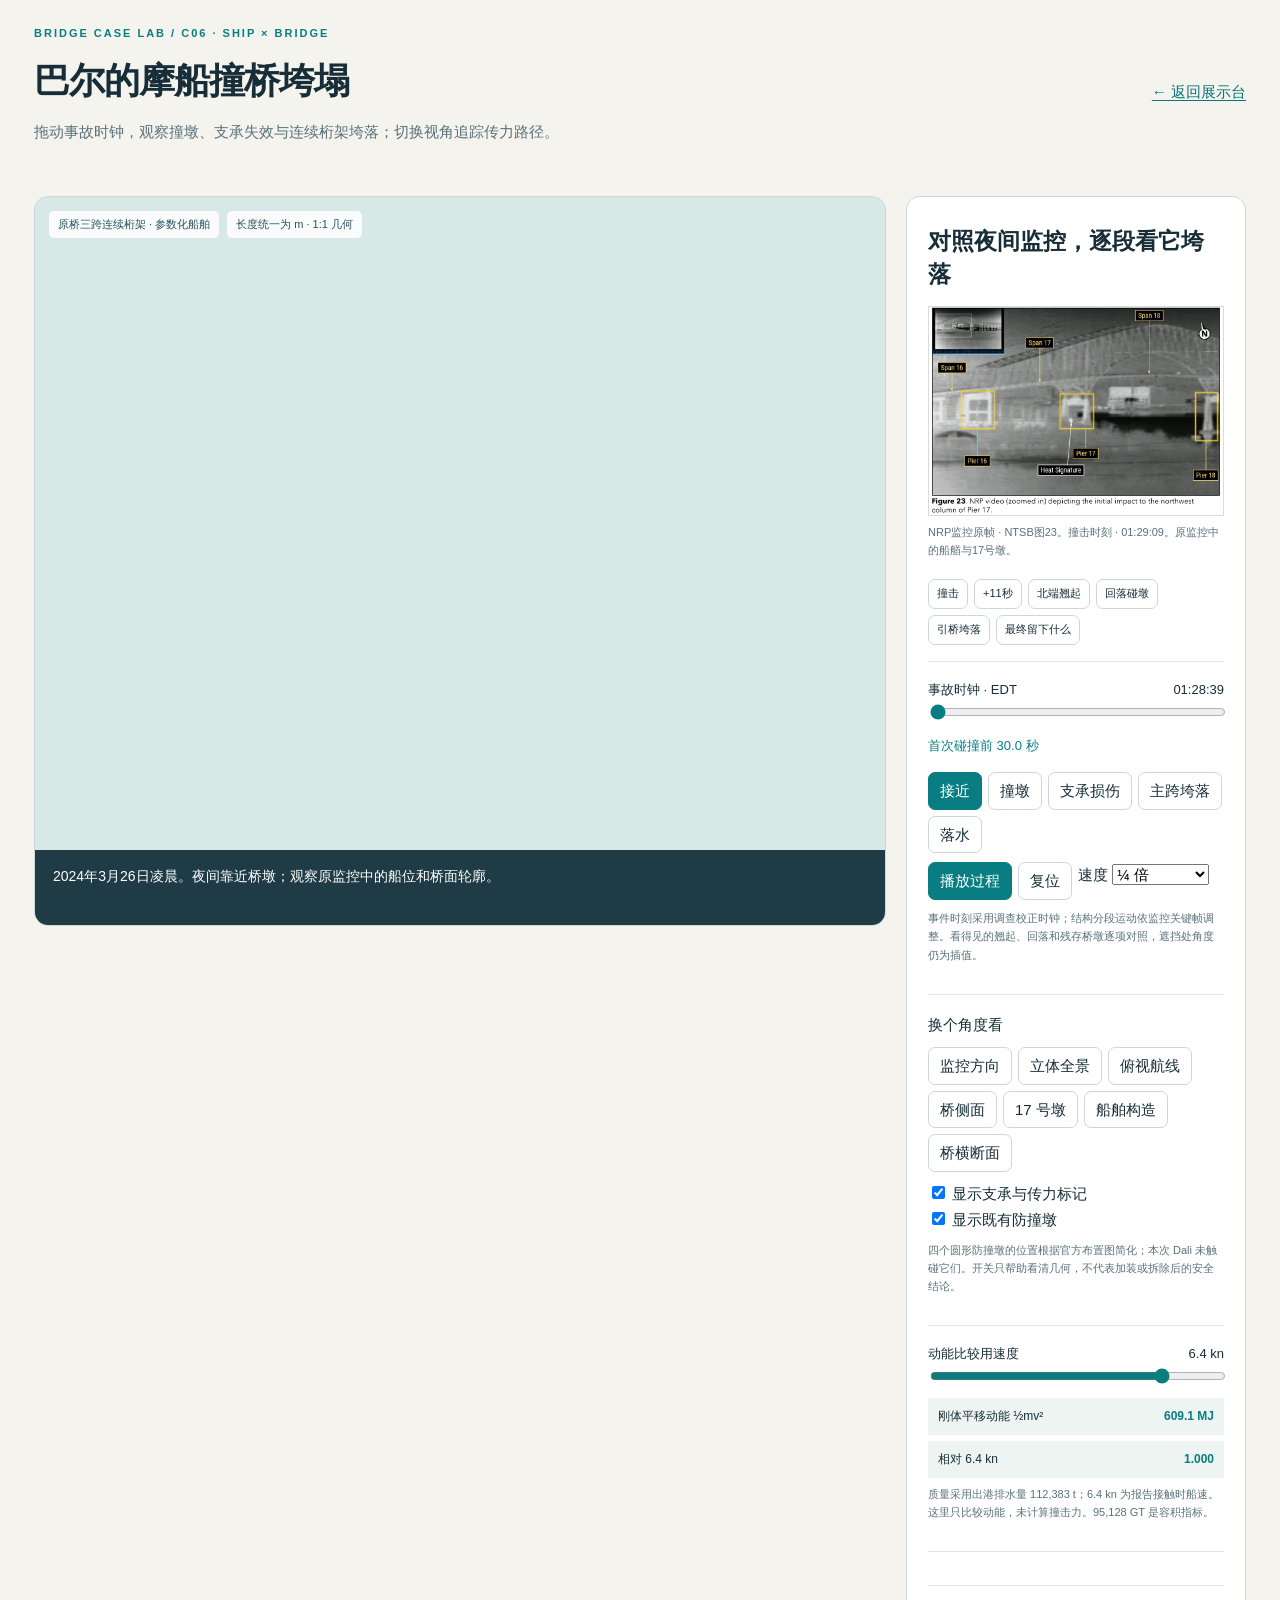
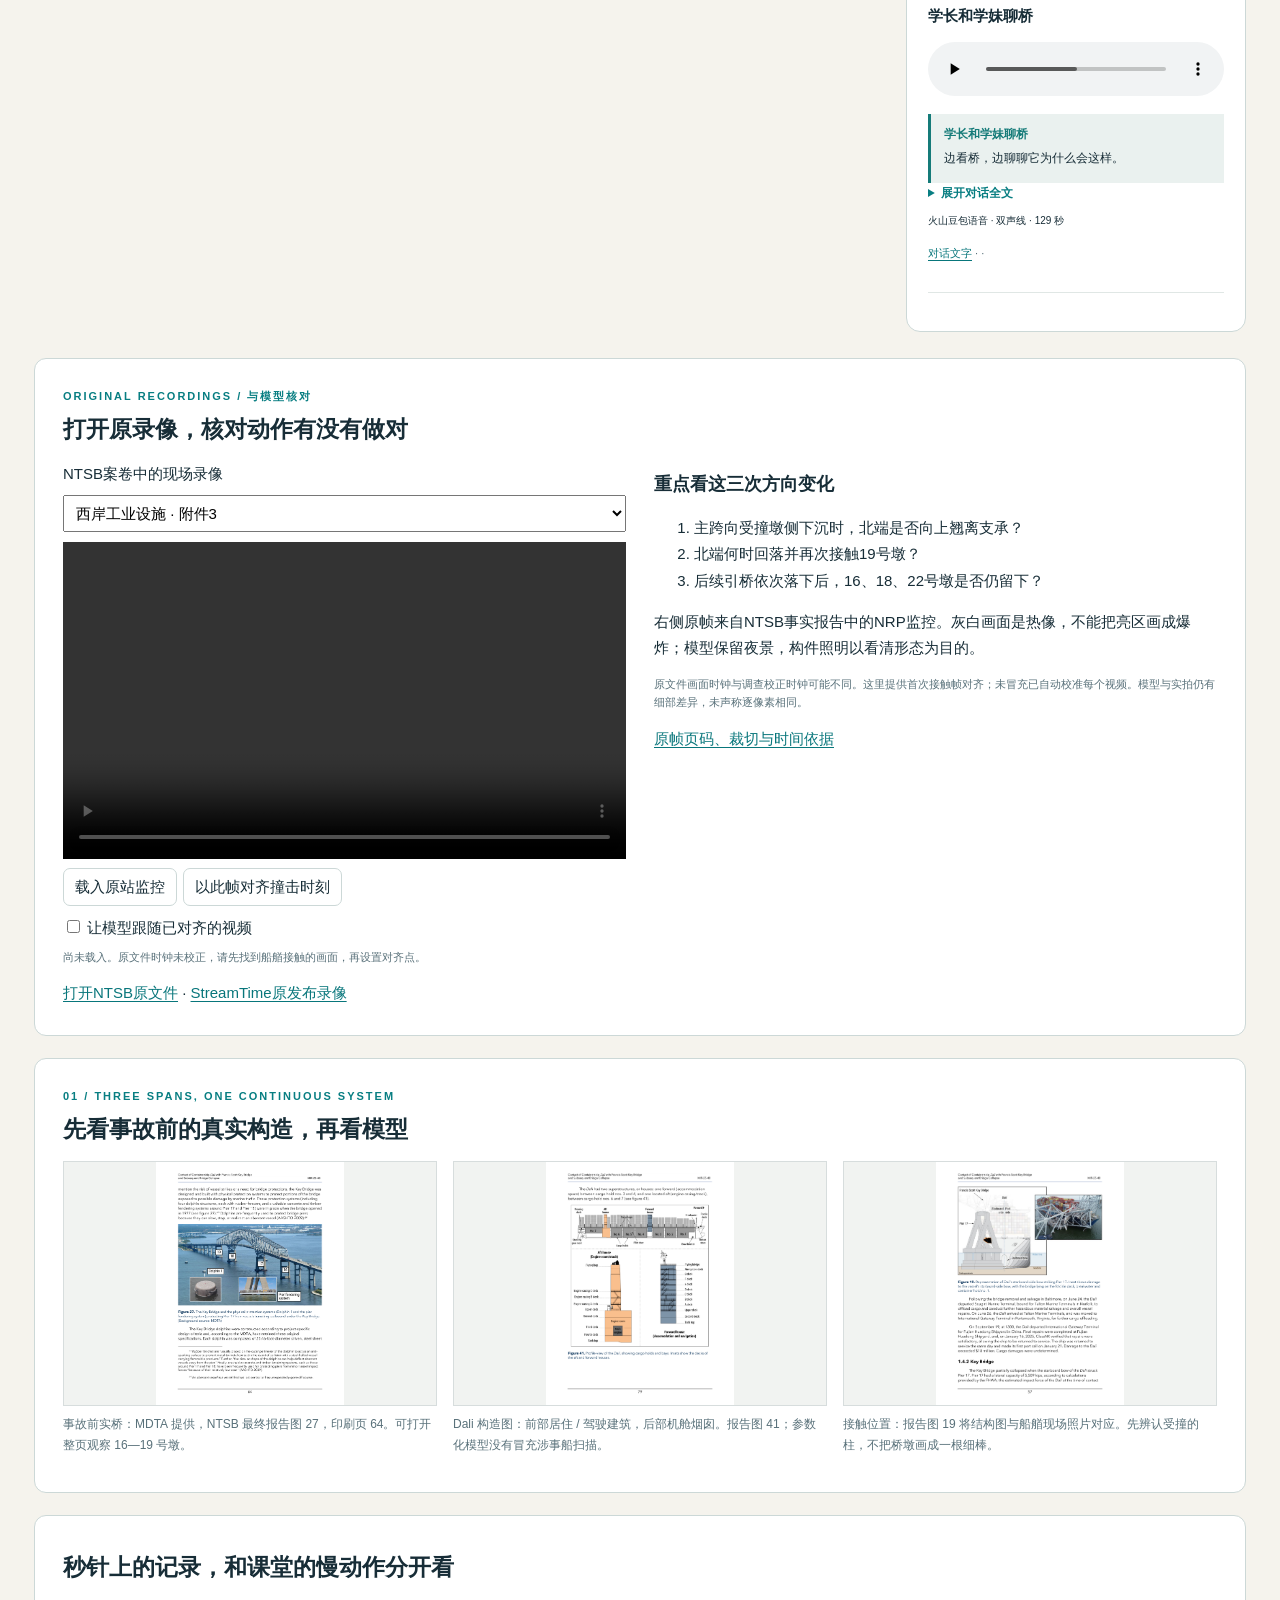
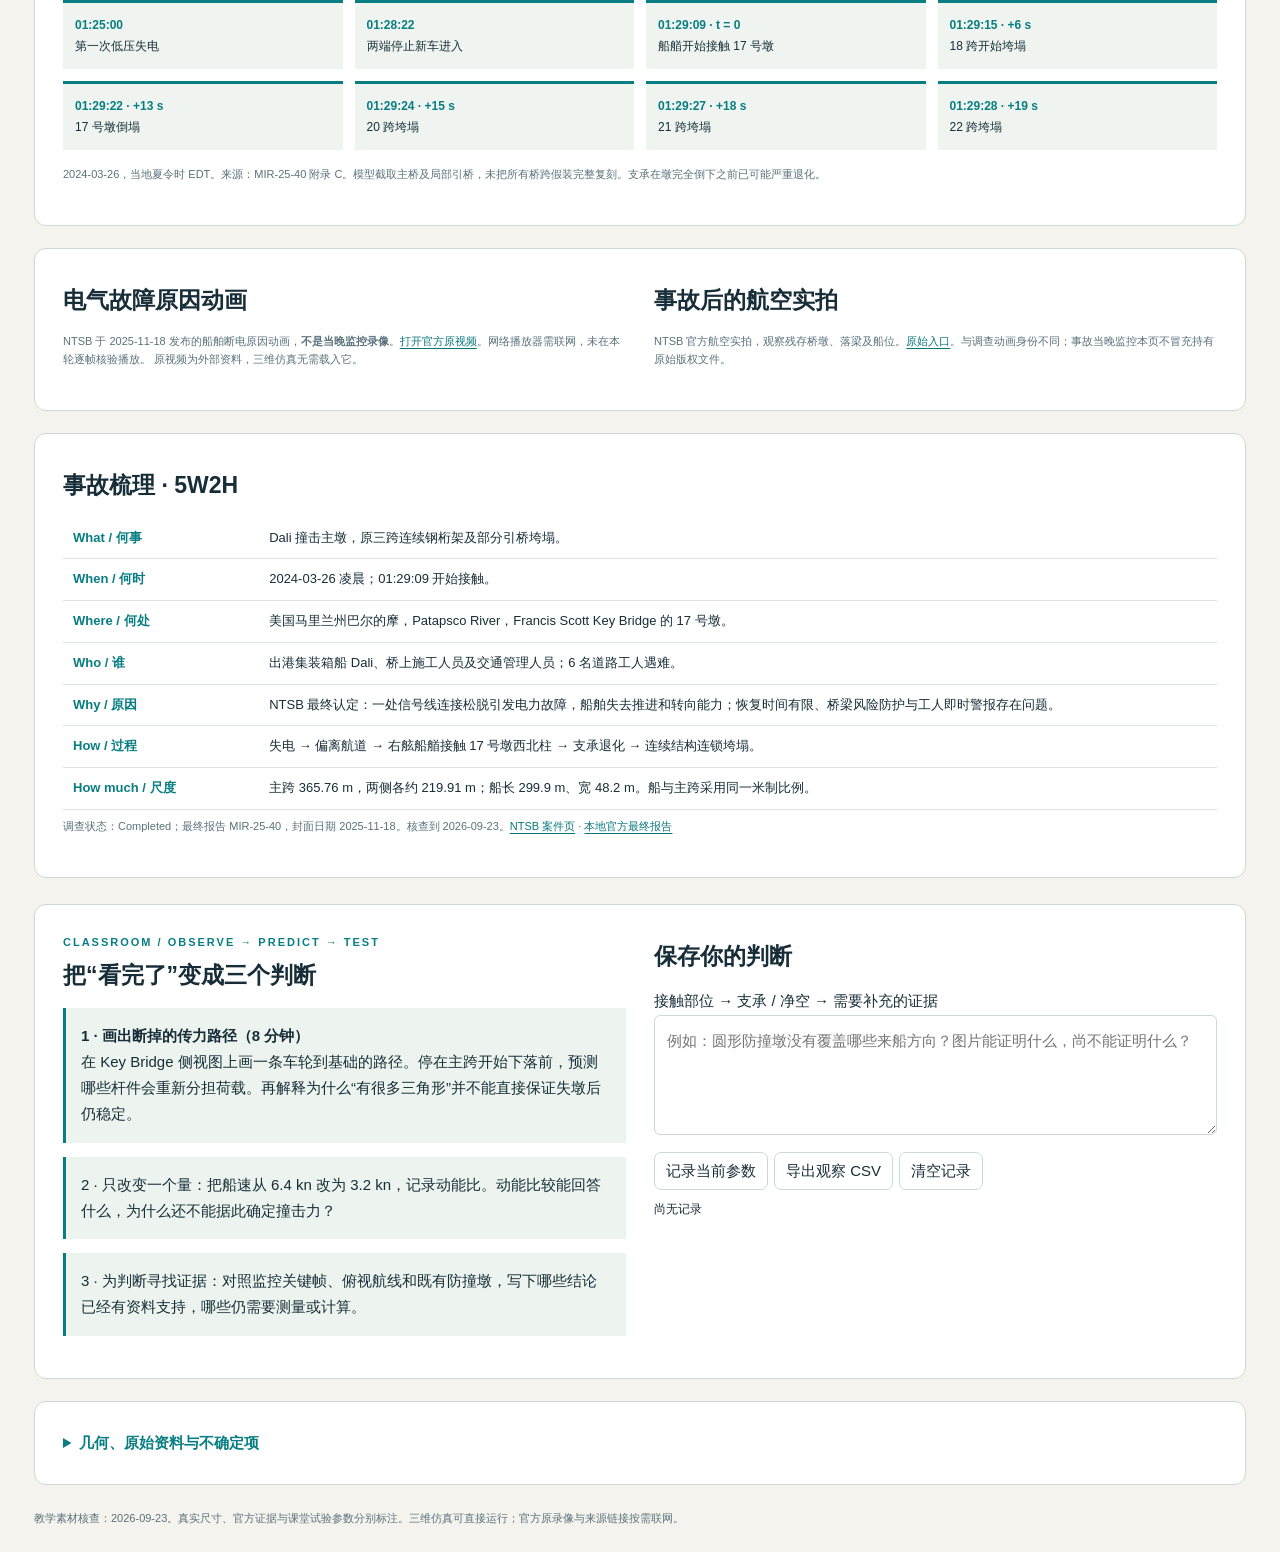
<file: docs/book/interactive/bridge-office/_references/案例驱动素材工坊_20260922/C06_KeyBridge/index.html>
<!DOCTYPE html>
<html lang="zh-CN"><head><meta charset="utf-8"/><meta content="width=device-width,initial-scale=1" name="viewport"/><title>巴尔的摩船撞桥垮塌 · 三维仿真</title><link href="style.css" rel="stylesheet"/></head><body>

<header><div><div class="eyebrow">BRIDGE CASE LAB / C06 · SHIP × BRIDGE</div><h1>巴尔的摩船撞桥垮塌</h1><p class="lede">拖动事故时钟，观察撞墩、支承失效与连续桁架垮落；切换视角追踪传力路径。</p></div><a href="../../../../../../index.html" target="_top">← 返回展示台</a></header>
<main>
<div class="lab"><div class="stage"><div aria-label="Key Bridge 三维模型，可拖动旋转及滚轮缩放" id="scene"></div><div id="labels"></div><div class="stage-top"><span class="pill" id="modelIdentity">原桥三跨连续桁架 · 参数化船舶</span><span class="pill" id="modelScale">长度统一为 m · 1:1 几何</span></div><div aria-live="polite" class="subtitle" id="subtitle">先看 17 号墩：船艏改变的是桥的支承条件，而不只是让某根杆受了更大的力。</div></div>
<aside class="controls"><div class="case-control" data-case="key"><h2>对照夜间监控，逐段看它垮落</h2><figure class="frame-reference"><a href="evidence/key_cctv_fig23.png" id="key-reference-link" target="_blank"><img alt="NTSB归档的NRP现场监控关键帧" id="key-reference-image" src="evidence/key_cctv_fig23.png"/></a><figcaption id="key-reference-caption">NRP监控原帧 · NTSB图23。</figcaption></figure><div class="buttons frame-buttons"><button data-key-time="0">撞击</button><button data-key-time="11">+11秒</button><button data-key-time="13">北端翘起</button><button data-key-time="14">回落碰墩</button><button data-key-time="15">引桥垮落</button><button data-key-time="24">最终留下什么</button></div><div><label class="control-row" for="realTime">事故时钟 · EDT <output id="stageValue">01:28:39</output></label><input aria-label="与首次撞击的时间差" id="realTime" max="24" min="-30" step=".1" type="range" value="-30"/><p class="time-reading" id="relativeTime">碰撞前30.0秒</p><input hidden="" id="progress" max="4" min="0" step=".01" type="range" value="0"/><div class="buttons"><button data-stage="0">接近</button><button data-stage="1">撞墩</button><button data-stage="2">支承损伤</button><button data-stage="3">主跨垮落</button><button data-stage="4">落水</button></div><div class="buttons"><button class="primary" id="play">播放过程</button><button id="reset">复位</button><label>速度 <select aria-label="模型播放速度" id="replay-rate"><option selected="" value=".25">¼ 倍</option><option value=".5">½ 倍</option><option value="1">原时间尺度</option></select></label></div><p class="tiny">事件时刻采用调查校正时钟；结构分段运动依监控关键帧调整。看得见的翘起、回落和残存桥墩逐项对照，遮挡处角度仍为插值。</p></div><div><label>换个角度看</label><div class="buttons"><button data-view="cctv">监控方向</button><button data-view="overview">立体全景</button><button data-view="plan">俯视航线</button><button data-view="elevation">桥侧面</button><button data-view="pier">17 号墩</button><button data-view="ship">船舶构造</button><button data-view="section">桥横断面</button></div><label><input checked="" id="pathToggle" type="checkbox"/> 显示支承与传力标记</label><br/><label><input checked="" id="protectToggle" type="checkbox"/> 显示既有防撞墩</label><p class="tiny">四个圆形防撞墩的位置根据官方布置图简化；本次 Dali 未触碰它们。开关只帮助看清几何，不代表加装或拆除后的安全结论。</p></div><div><label class="control-row" for="speed">动能比较用速度 <output id="speedValue">6.4 kn</output></label><input id="speed" max="8" min="0" step=".1" type="range" value="6.4"/><div class="metric"><span>刚体平移动能 ½mv²</span><b id="energy">—</b></div><div class="metric"><span>相对 6.4 kn</span><b id="energyRatio">1.00</b></div><p class="tiny">质量采用出港排水量 112,383 t；6.4 kn 为报告接触时船速。这里只比较动能，未计算撞击力。95,128 GT 是容积指标。</p></div></div>


<div><b>学长和学妹聊桥</b><audio aria-label="船撞桥双人对话" controls="" hidden="" id="narration" src="media/dialogue-v2.mp3"></audio><p class="tiny"><a href="narrator.txt">对话文字</a> ·  · </p></div></aside></div>
<div class="content" data-content="key"><section class="panel" id="original-surveillance"><div class="eyebrow">ORIGINAL RECORDINGS / 与模型核对</div><h2>打开原录像，核对动作有没有做对</h2><div class="two"><div><label for="key-recording">NTSB案卷中的现场录像</label><select id="key-recording"><option value="west">西岸工业设施 · 附件3</option><option value="east">Dundalk住宅 · 附件4</option></select><video aria-label="NTSB归档事故原监控" controls="" id="key-original-video" playsinline="" preload="none"></video><div class="buttons"><button id="key-load-recording">载入原站监控</button><button id="key-align-contact">以此帧对齐撞击时刻</button></div><label><input id="key-sync" type="checkbox"/> 让模型跟随已对齐的视频</label><p class="tiny" id="key-media-status"></p><a id="key-recording-origin" target="_blank">打开NTSB原文件</a> · <a href="https://www.youtube.com/watch?v=mULzspJZuf8" target="_blank">StreamTime原发布录像</a></div><div><h3>重点看这三次方向变化</h3><ol><li>主跨向受撞墩侧下沉时，北端是否向上翘离支承？</li><li>北端何时回落并再次接触19号墩？</li><li>后续引桥依次落下后，16、18、22号墩是否仍留下？</li></ol><p>右侧原帧来自NTSB事实报告中的NRP监控。灰白画面是热像，不能把亮区画成爆炸；模型保留夜景，构件照明以看清形态为目的。</p><p class="tiny">原文件画面时钟与调查校正时钟可能不同。这里提供首次接触帧对齐；未冒充已自动校准每个视频。模型与实拍仍有细部差异，未声称逐像素相同。</p><a href="evidence/key-cctv-frame-manifest.json">原帧页码、裁切与时间依据</a></div></div></section><section class="panel"><div class="eyebrow">01 / THREE SPANS, ONE CONTINUOUS SYSTEM</div><h2>先看事故前的真实构造，再看模型</h2><div class="gallery"><figure><a href="evidence/final_p066.png" target="_blank"><img alt="NTSB 最终报告图27中的事故前原桥照片及主墩编号" src="evidence/final_p066.png"/></a><figcaption>事故前实桥：MDTA 提供，NTSB 最终报告图 27，印刷页 64。可打开整页观察 16—19 号墩。</figcaption></figure><figure><a href="evidence/final_p081.png" target="_blank"><img alt="Dali 双上层建筑官方船舶侧视图" src="evidence/final_p081.png"/></a><figcaption>Dali 构造图：前部居住 / 驾驶建筑，后部机舱烟囱。报告图 41；参数化模型没有冒充涉事船扫描。</figcaption></figure><figure><a href="evidence/final_p059.png" target="_blank"><img alt="NTSB 船艏接触17号墩西北柱示意及现场照片" src="evidence/final_p059.png"/></a><figcaption>接触位置：报告图 19 将结构图与船艏现场照片对应。先辨认受撞的柱，不把桥墩画成一根细棒。</figcaption></figure></div></section>
<section class="panel"><h2>秒针上的记录，和课堂的慢动作分开看</h2><ul class="timeline"><li><b>01:25:00</b>第一次低压失电</li><li><b>01:28:22</b>两端停止新车进入</li><li><b>01:29:09 · t = 0</b>船艏开始接触 17 号墩</li><li><b>01:29:15 · +6 s</b>18 跨开始垮塌</li><li><b>01:29:22 · +13 s</b>17 号墩倒塌</li><li><b>01:29:24 · +15 s</b>20 跨垮塌</li><li><b>01:29:27 · +18 s</b>21 跨垮塌</li><li><b>01:29:28 · +19 s</b>22 跨垮塌</li></ul><p class="tiny">2024-03-26，当地夏令时 EDT。来源：MIR-25-40 附录 C。模型截取主桥及局部引桥，未把所有桥跨假装完整复刻。支承在墩完全倒下之前已可能严重退化。</p></section>
<section class="panel two"><div><h2>电气故障原因动画</h2><p class="tiny">NTSB 于 2025-11-18 发布的船舶断电原因动画，<strong>不是当晚监控录像</strong>。<a href="https://www.youtube.com/watch?v=bu7PJoxaMZg" target="_blank">打开官方原视频</a>。网络播放器需联网，未在本轮逐帧核验播放。 原视频为外部资料，三维仿真无需载入它。</p></div><div><h2>事故后的航空实拍</h2><p class="tiny">NTSB 官方航空实拍，观察残存桥墩、落梁及船位。<a href="https://www.youtube.com/watch?v=CwgOHpZlxvc" target="_blank">原始入口</a>。与调查动画身份不同；事故当晚监控本页不冒充持有原始版权文件。</p></div></section>
<section class="panel"><h2>事故梳理 · 5W2H</h2><table><tr><th>What / 何事</th><td>Dali 撞击主墩，原三跨连续钢桁架及部分引桥垮塌。</td></tr><tr><th>When / 何时</th><td>2024-03-26 凌晨；01:29:09 开始接触。</td></tr><tr><th>Where / 何处</th><td>美国马里兰州巴尔的摩，Patapsco River，Francis Scott Key Bridge 的 17 号墩。</td></tr><tr><th>Who / 谁</th><td>出港集装箱船 Dali、桥上施工人员及交通管理人员；6 名道路工人遇难。</td></tr><tr><th>Why / 原因</th><td>NTSB 最终认定：一处信号线连接松脱引发电力故障，船舶失去推进和转向能力；恢复时间有限、桥梁风险防护与工人即时警报存在问题。</td></tr><tr><th>How / 过程</th><td>失电 → 偏离航道 → 右舷船艏接触 17 号墩西北柱 → 支承退化 → 连续结构连锁垮塌。</td></tr><tr><th>How much / 尺度</th><td>主跨 365.76 m，两侧各约 219.91 m；船长 299.9 m、宽 48.2 m。船与主跨采用同一米制比例。</td></tr></table><p class="tiny">调查状态：Completed；最终报告 MIR-25-40，封面日期 2025-11-18。核查到 2026-09-23。<a href="https://www.ntsb.gov/investigations/pages/DCA24MM031.aspx">NTSB 案件页</a> · <a href="evidence/MIR2540.pdf">本地官方最终报告</a></p></section></div>


<div class="content"><section class="panel two"><div><div class="eyebrow">CLASSROOM / OBSERVE → PREDICT → TEST</div><h2>把“看完了”变成三个判断</h2><div class="task"><b>1 · 画出断掉的传力路径（8 分钟）</b>在 Key Bridge 侧视图上画一条车轮到基础的路径。停在主跨开始下落前，预测哪些杆件会重新分担荷载。再解释为什么“有很多三角形”并不能直接保证失墩后仍稳定。</div><div class="task">2 · 只改变一个量：把船速从 6.4 kn 改为 3.2 kn，记录动能比。动能比较能回答什么，为什么还不能据此确定撞击力？</div><div class="task">3 · 为判断寻找证据：对照监控关键帧、俯视航线和既有防撞墩，写下哪些结论已经有资料支持，哪些仍需要测量或计算。</div></div><div><h2>保存你的判断</h2><label for="notes">接触部位 → 支承 / 净空 → 需要补充的证据</label><textarea id="notes" placeholder="例如：圆形防撞墩没有覆盖哪些来船方向？图片能证明什么，尚不能证明什么？"></textarea><div class="buttons"><button id="record">记录当前参数</button><button id="download">导出观察 CSV</button><button id="clear">清空记录</button></div><div class="record" id="records">尚无记录</div></div></section>
<section class="panel"><details><summary>几何、原始资料与不确定项</summary><ul class="source-list"><li><a href="https://www.ntsb.gov/investigations/AccidentReports/Reports/MIR2540.pdf">K1 · NTSB 最终报告 MIR-25-40</a>（2025-11-18）：原因、秒级时序、Dali 船舶资料与原图。<a href="evidence/MIR2540.pdf">本地副本</a>。</li><li><a href="https://data.ntsb.gov/Docket/Document/docBLOB?FileExtension=pdf&amp;FileName=Bridge+Protection+Systems+Group+Chairman%27s+Factual+Report%27-Rel.pdf&amp;ID=18419216">K2 · Bridge Protection Systems 事实报告</a>：主桥跨长、桥面宽 61′2″ = 18.6436 m、主桥直线段方位、防撞设施。<a href="evidence/bridge_protection_factual.pdf">本地副本</a>。</li><li><a href="https://www.ntsb.gov/investigations/Documents/DCA24MM031_PreliminaryReport%203.pdf">K3 · NTSB 初步报告</a>：两侧各 721.5 ft、主跨 1200 ft。初步原因判断已由 K1 最终报告替代；仅用于与固定几何交叉核对。</li></ul><p>Key 模型：桥跨、桥宽、船长船宽为已核尺寸；桁架节间、截面、墩柱外形细部按官方图形简化；船箱位不复原实际 4,679 个集装箱。水岸为方向背景，不是测绘岸线；短引桥不代表全桥 9,086 ft。竖曲线采用示意平顺轮廓，桥面高程与 MHW 的转换未取作工程计算。</p><p>落梁与构件运动为教学插值，未作事故有限元、流固耦合或撞击标定。模型用于观察过程和提出问题，不能替代工程事故计算。资料身份见 <a href="sources.json">来源与媒体身份</a></p></details></section></div></main><footer>教学素材核查：2026-09-23。真实尺寸、官方证据与课堂试验参数分别标注。三维仿真可直接运行；官方原录像与来源链接按需联网。</footer><script src="app.mjs" type="module"></script><script src="../dialogue-player.mjs?v=2" type="module"></script></body></html>
</file>
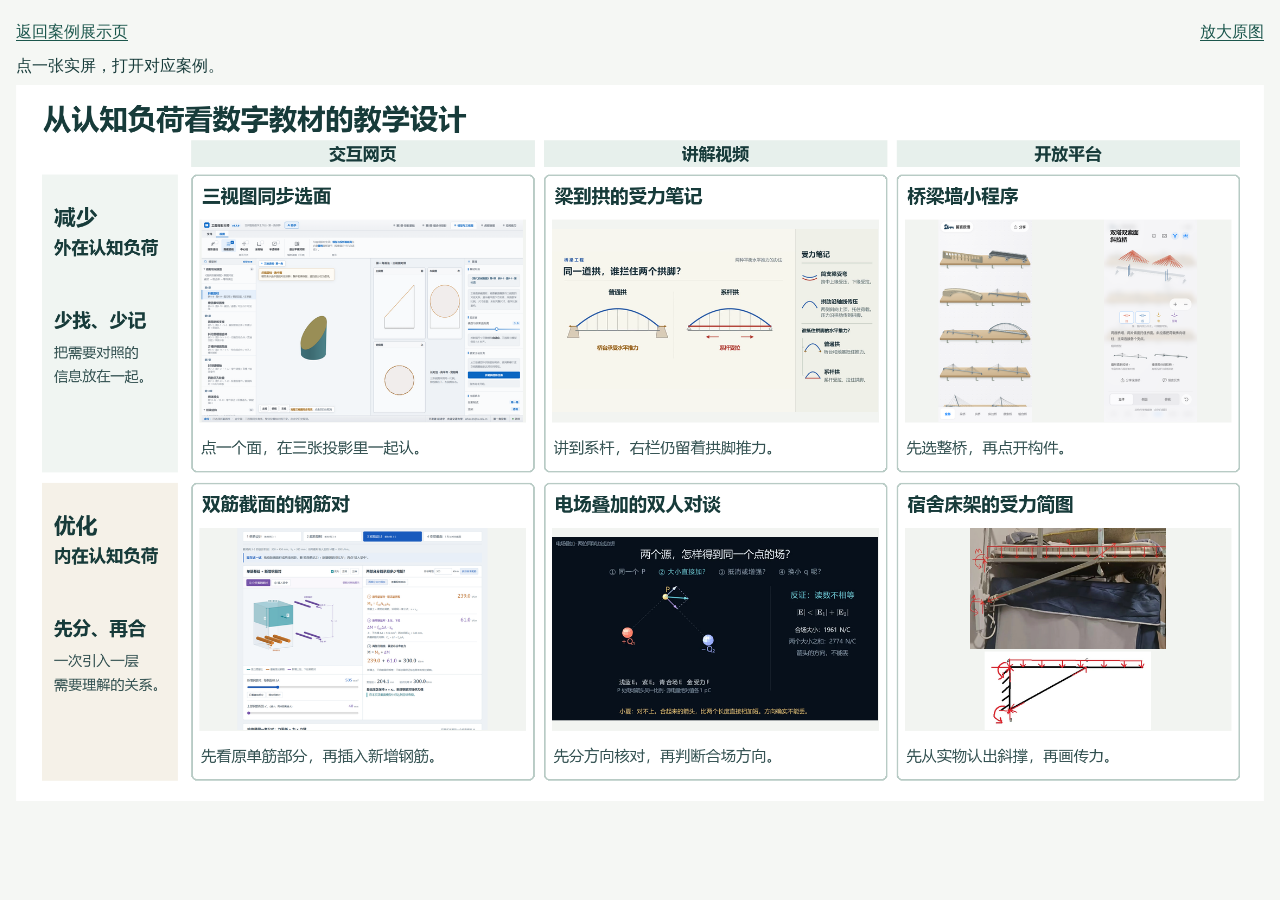
<file: docs/digital-textbook/design-matrix.html>
<!doctype html><html lang="zh-CN"><meta charset="utf-8"><meta name="viewport" content="width=device-width, initial-scale=1"><title>从认知负荷看数字教材的教学设计</title><style>*{box-sizing:border-box}body{margin:0;color:#173b3a;font:16px/1.5 system-ui,"Microsoft YaHei",sans-serif;background:#f5f7f4}main{margin:auto;max-width:1300px;padding:16px}nav{display:flex;justify-content:space-between;margin:4px 0 10px}a{color:#1b564c;text-underline-offset:3px}p{margin:7px 0}svg{display:block;width:100%;height:auto}svg a rect{fill:transparent;cursor:pointer}svg a:focus rect,svg a:hover rect{stroke:#135f51;stroke-width:6}.list{display:none}@media(max-width:740px){.board{display:none}.list{display:block}h1{font-size:22px}h2{font-size:19px}.mobile{display:block;margin:12px 0 23px;text-decoration:none}.mobile span{font-weight:600}}</style><main><nav><a href="./">返回案例展示页</a><a href="assets/design-matrix.png">放大原图</a></nav><p>点一张实屏，打开对应案例。</p><svg class="board" role="group" aria-label="从认知负荷看数字教材的教学设计" viewBox="0 0 2300 1320"><image href="assets/design-matrix.png" width="2300" height="1320"/><a href="https://syzhaoln-stack.github.io/projection-master/?mode=explore&amp;model=textbookObliqueCylinder" aria-label="三视图同步选面"><title>三视图同步选面：点一个面，在三张投影里一起认。</title><rect x="323" y="165" width="632" height="548" rx="10"/></a><a href="https://syzhaoln-stack.github.io/bridge-showcase/digital-textbook/#video-arch" aria-label="梁到拱的受力笔记"><title>梁到拱的受力笔记：讲到系杆，右栏仍留着拱脚推力。</title><rect x="973" y="165" width="632" height="548" rx="10"/></a><a href="https://syzhaoln-stack.github.io/bridge-showcase/digital-textbook/#wechat-mini-program" aria-label="桥梁墙小程序"><title>桥梁墙小程序：先选整桥，再点开构件。</title><rect x="1623" y="165" width="632" height="548" rx="10"/></a><a href="https://syzhaoln-stack.github.io/bending-3d/beam-extension-3d.html?mode=double" aria-label="双筋截面的钢筋对"><title>双筋截面的钢筋对：先看原单筋部分，再插入新增钢筋。</title><rect x="323" y="733" width="632" height="548" rx="10"/></a><a href="https://syzhaoln-stack.github.io/bridge-showcase/digital-textbook/#video-dialogue" aria-label="电场叠加的双人对谈"><title>电场叠加的双人对谈：先分方向核对，再判断合场方向。</title><rect x="973" y="733" width="632" height="548" rx="10"/></a><a href="https://syzhaoln-stack.github.io/bridge-sense-gallery/compare.html?case=bed" aria-label="宿舍床架的受力简图"><title>宿舍床架的受力简图：先从实物认出斜撑，再画传力。</title><rect x="1623" y="733" width="632" height="548" rx="10"/></a></svg><div class="list"><h1>从认知负荷看数字教材的教学设计</h1><section><h2>减少外在认知负荷</h2><a class="mobile" href="https://syzhaoln-stack.github.io/projection-master/?mode=explore&amp;model=textbookObliqueCylinder" aria-label="交互网页，三视图同步选面。点一个面，在三张投影里一起认。"><span>交互网页</span><svg viewBox="323 165 632 548" aria-hidden="true"><image href="assets/design-matrix.png" width="2300" height="1320"/></svg></a><a class="mobile" href="https://syzhaoln-stack.github.io/bridge-showcase/digital-textbook/#video-arch" aria-label="讲解视频，梁到拱的受力笔记。讲到系杆，右栏仍留着拱脚推力。"><span>讲解视频</span><svg viewBox="973 165 632 548" aria-hidden="true"><image href="assets/design-matrix.png" width="2300" height="1320"/></svg></a><a class="mobile" href="https://syzhaoln-stack.github.io/bridge-showcase/digital-textbook/#wechat-mini-program" aria-label="开放平台，桥梁墙小程序。先选整桥，再点开构件。"><span>开放平台</span><svg viewBox="1623 165 632 548" aria-hidden="true"><image href="assets/design-matrix.png" width="2300" height="1320"/></svg></a></section><section><h2>优化内在认知负荷</h2><a class="mobile" href="https://syzhaoln-stack.github.io/bending-3d/beam-extension-3d.html?mode=double" aria-label="交互网页，双筋截面的钢筋对。先看原单筋部分，再插入新增钢筋。"><span>交互网页</span><svg viewBox="323 733 632 548" aria-hidden="true"><image href="assets/design-matrix.png" width="2300" height="1320"/></svg></a><a class="mobile" href="https://syzhaoln-stack.github.io/bridge-showcase/digital-textbook/#video-dialogue" aria-label="讲解视频，电场叠加的双人对谈。先分方向核对，再判断合场方向。"><span>讲解视频</span><svg viewBox="973 733 632 548" aria-hidden="true"><image href="assets/design-matrix.png" width="2300" height="1320"/></svg></a><a class="mobile" href="https://syzhaoln-stack.github.io/bridge-sense-gallery/compare.html?case=bed" aria-label="开放平台，宿舍床架的受力简图。先从实物认出斜撑，再画传力。"><span>开放平台</span><svg viewBox="1623 733 632 548" aria-hidden="true"><image href="assets/design-matrix.png" width="2300" height="1320"/></svg></a></section></div></main></html>
</file>
<file: docs/presentation.css>
:root{color-scheme:light;--ink:#17384b;--muted:#647986;--accent:#147d86;--pale:#e6f3f4;--paper:#f0f4f7;--line:#d5e0e5;--rail:232px;font-family:"Microsoft YaHei","PingFang SC",system-ui,sans-serif}*{box-sizing:border-box}body{margin:0;background:var(--paper);color:var(--ink)}button,a{-webkit-tap-highlight-color:transparent}button{font:inherit;cursor:pointer}button,a{transition:background .15s,color .15s}button:focus-visible,a:focus-visible{outline:3px solid #d89a2a;outline-offset:3px}[hidden]{display:none!important}.rail{position:fixed;inset:0 auto 0 0;width:var(--rail);background:#fff;border-right:1px solid var(--line);display:flex;flex-direction:column;z-index:5;padding:26px 15px 18px}.brand{display:flex;align-items:center;gap:12px;border:0;background:none;text-align:left;color:var(--ink);padding:0 8px 24px;font-weight:700;line-height:1.65}.brand-mark{font-size:43px;line-height:1;font-family:Georgia,serif;letter-spacing:-4px}.brand-mark span{color:var(--accent);font-size:34px}.brand small{font-size:11px;font-weight:500;color:var(--muted);letter-spacing:1px}.rail nav{overflow:auto;scrollbar-width:thin;flex:1}.nav-group{padding:13px 10px 7px;font-size:10px;letter-spacing:2px;font-weight:700;color:#7c929e}.nav-item{display:flex;gap:10px;width:100%;align-items:center;border:0;background:none;padding:10px 10px;margin:2px 0;border-radius:7px;color:#3c5666;text-align:left;font-size:12px;line-height:1.5}.nav-item:hover{background:#f0f5f7}.nav-item.active{background:var(--pale);color:#096b76;font-weight:700}.nav-symbol{width:23px;height:23px;border:1px solid #d2dee3;border-radius:5px;display:grid;place-items:center;flex-shrink:0;font-size:12px}.nav-item.active .nav-symbol{background:var(--accent);border-color:var(--accent);color:#fff}.rail-foot{font-size:11px;color:var(--muted);padding:20px 10px 0;line-height:1.9}.local-dot{display:inline-block;width:6px;height:6px;background:#3a9c70;border-radius:50%;margin-right:7px}.rail-sub{display:block;font-size:10px;margin-left:13px}main{margin-left:var(--rail);height:100dvh;display:flex;flex-direction:column}.topbar{height:77px;flex-shrink:0;display:flex;align-items:center;justify-content:space-between;gap:20px;background:#fff;border-bottom:1px solid var(--line);padding:0 28px}.current>span{font-size:10px;letter-spacing:1px;color:var(--muted)}h1{font-size:18px;margin:5px 0 0;font-weight:600;letter-spacing:.4px}.actions{display:flex;align-items:center;gap:8px;flex-shrink:0}.actions button,.actions a,.cuebar button,.video-buttons button{border:1px solid var(--line);background:#fff;color:var(--ink);padding:9px 12px;text-decoration:none;font-size:11px;border-radius:5px;white-space:nowrap}.actions button:hover,.actions a:hover,.cuebar button:hover,.video-buttons button:hover{background:var(--pale);border-color:#9dc6cc}.actions #fullscreenButton{background:var(--ink);color:#fff;border-color:var(--ink)}.icon-button{display:none}.overview{overflow:auto;flex:1;padding:35px clamp(24px,4vw,70px) 45px}.thesis{position:relative;display:grid;grid-template-columns:1fr 1.25fr;column-gap:45px;margin:0 0 32px;border-bottom:1px solid var(--line);padding-bottom:28px}.eyebrow{grid-column:1/-1;font-size:11px;color:var(--muted);letter-spacing:3px;margin:0 0 17px}.thesis h2{font-size:clamp(29px,3.3vw,48px);line-height:1.33;font-weight:600;margin:0;letter-spacing:-1px}.thesis em{font:italic 1.38em Georgia,serif;color:var(--accent);letter-spacing:-3px;margin-right:8px}.goals{padding-top:10px}.goals p{padding:0 0 17px;margin:0 0 20px;border-bottom:1px solid #dbe5e8;display:flex;flex-wrap:wrap;gap:9px 18px;align-items:center}.goals p span{font-size:11px;letter-spacing:2px;display:block;width:100%;color:var(--muted)}.goals strong{font-weight:600;font-size:clamp(16px,1.4vw,21px)}.intro{grid-column:1/-1;font-size:13px;line-height:1.9;color:var(--muted);margin:17px 0 0}.case-grid{display:grid;grid-template-columns:repeat(3,minmax(0,1fr));gap:13px}.case-card{position:relative;text-align:left;border:1px solid var(--line);background:#fff;border-radius:8px;min-height:132px;padding:17px 18px;display:flex;flex-direction:column;gap:9px;color:var(--ink);box-shadow:0 2px 2px #17384b03}.case-card:hover{border-color:#69aeb5;background:#f8fdfd;transform:translateY(-1px)}.card-meta{font-size:10px;color:var(--accent);letter-spacing:1px}.case-card strong{font-size:16px;line-height:1.5;font-weight:600}.case-card p{font-size:11px;line-height:1.75;color:var(--muted);margin:0 17px 0 0}.card-arrow{position:absolute;right:16px;bottom:16px;color:var(--accent)}.stage{flex:1;min-height:0;display:flex;flex-direction:column}.stage-content{flex:1;position:relative;min-height:0;background:#fff}.case-panel{position:absolute;inset:0;width:100%;height:100%;border:0;background:#fff}.cuebar{min-height:55px;background:#fff;border-top:1px solid var(--line);display:flex;justify-content:space-between;align-items:center;padding:10px 22px;gap:18px;font-size:12px;line-height:1.6}.cuebar>div{display:flex;gap:13px;align-items:baseline}.cue-label{font-size:10px;letter-spacing:1px;color:var(--accent);white-space:nowrap;font-weight:700}.video-panel{display:flex;align-items:center;justify-content:center;overflow:auto;background:#e7eef2;padding:20px 30px}.video-wrap{width:min(1040px,100%)}.video-wrap video{display:block;width:100%;max-height:calc(100dvh - 295px);aspect-ratio:16/9;object-fit:contain;background:#14232d;border-radius:5px;box-shadow:0 12px 28px #17384b1a}.video-buttons{display:flex;flex-wrap:wrap;align-items:center;gap:8px;margin-top:17px}.video-buttons button.primary{background:var(--accent);border-color:var(--accent);color:#fff}.video-caption{display:flex;justify-content:space-between;gap:15px;align-items:baseline;font-size:12px;line-height:1.8;margin-top:13px}.video-caption p{margin:0;color:var(--muted)}.video-caption a{color:var(--accent);white-space:nowrap;font-size:11px}.clip-status{font-size:11px;color:var(--muted);margin-left:8px}.load-note{position:absolute;top:12px;left:50%;transform:translateX(-50%);background:#17384be8;color:white;border-radius:5px;padding:9px 15px;font-size:12px;z-index:2}.load-note a{color:#b8f3ef}#toast{position:fixed;left:calc(50% + 116px);bottom:74px;transform:translateX(-50%);background:var(--ink);color:white;border-radius:5px;padding:10px 17px;font-size:12px;opacity:0;pointer-events:none;transition:opacity .2s;z-index:10}#toast.visible{opacity:1}@media(min-width:1600px){.case-grid{grid-template-columns:repeat(4,minmax(0,1fr))}}@media(max-width:1000px){:root{--rail:198px}.topbar{padding:0 16px}.overview{padding:25px}.case-grid{grid-template-columns:repeat(2,minmax(0,1fr))}.thesis{column-gap:20px}.goals strong{font-size:15px}.actions{gap:5px}.actions button,.actions a{padding:8px}h1{font-size:16px}}@media(max-width:700px){:root{--rail:0px}.rail{width:232px;transform:translateX(-100%);box-shadow:8px 0 30px #17384b20}.rail.open{transform:none}.icon-button{display:block;border:0;background:none;color:var(--ink);font-size:18px}.topbar{height:70px;gap:9px;padding:0 10px}.current{flex:1}.current>span{font-size:9px}h1{font-size:13px}.actions #restartButton,.actions #externalLink{display:none}.actions button{font-size:10px;padding:8px}.overview{padding:23px 17px}.thesis{grid-template-columns:1fr}.thesis h2{font-size:36px}.goals{margin-top:19px}.goals p{padding-bottom:10px;margin-bottom:12px}.goals strong{font-size:18px}.case-grid{gap:10px}.case-card{padding:14px;min-height:139px}.case-card strong{font-size:14px}.cuebar{padding:10px;font-size:11px}.cuebar button{font-size:10px;padding:7px}.cuebar>div{gap:7px}.video-panel{padding:15px}.video-caption{display:block}.clip-status{width:100%;margin:0}.video-buttons button{font-size:11px}#toast{left:50%;width:max-content;max-width:90%}}@media(prefers-reduced-motion:reduce){*{transition:none!important;scroll-behavior:auto!important}}
.video-speed{display:flex;align-items:center;gap:8px;flex-wrap:wrap;margin-top:12px;padding:9px 12px;background:#fff;border:1px solid var(--line);border-radius:6px}.speed-label{font-size:12px;font-weight:600;color:var(--ink);margin-right:4px}.video-speed button{min-width:58px;padding:7px 12px;border:1px solid var(--line);border-radius:5px;background:#f7fafb;color:var(--ink);font-size:12px;font-weight:600;font-variant-numeric:tabular-nums}.video-speed button:hover{border-color:#79afb6;background:var(--pale)}.video-speed button[aria-pressed=true]{background:var(--accent);border-color:var(--accent);color:#fff}.speed-note{font-size:11px;color:var(--muted);margin-left:4px}.video-wrap video{max-height:calc(100dvh - 352px)}@media(max-width:700px){.video-speed{gap:7px;margin-top:10px;padding:8px 10px}.video-speed button{min-width:54px;padding:8px 10px}.video-wrap video{max-height:calc(100dvh - 340px)}}

.case-grid{grid-template-columns:repeat(3,minmax(0,1fr))}.case-card{min-height:190px;padding:24px}.brand-mark{letter-spacing:0;color:var(--accent)}.nav-item{font-size:14px;padding:14px 10px}.thesis em{font-size:1em;letter-spacing:0}.thesis h2{font-size:clamp(28px,3vw,44px)}.case-card p{font-size:13px}.card-meta{font-size:11px}#caseNav{padding-top:12px}@media(max-width:700px){.case-grid{grid-template-columns:1fr}.case-card{min-height:154px;padding:20px}.actions{gap:4px}.actions button{padding:8px 6px}.topbar h1{font-size:12px}.cuebar{align-items:flex-start}.cuebar>div{display:block}.cue-label{display:block}}
</file>
<file: docs/game/assets/styles--VuqSGAk.css>
:root{--lightningcss-light:initial;--lightningcss-dark: ;color-scheme:light;color:#18324a;font-synthesis:none;--ink:#18324a;--ink-soft:#365267;--paper:#f2ecd9;--paper-deep:#ded4bd;--coral:#e96f51;--coral-dark:#b84735;--amber:#efc85a;--teal:#4f9994;--sky:#9ed7d5;--safe:#55b78b;--danger:#e24d4d;--shadow:0 12px 32px #19304333;--cut:polygon(0 0, calc(100% - 12px) 0, 100% 12px, 100% 100%, 12px 100%, 0 calc(100% - 12px));background:#b9cbc5;font-family:Microsoft YaHei,Noto Sans SC,system-ui,sans-serif}*{box-sizing:border-box}html,body,#root{min-width:320px;min-height:100%;margin:0}body{min-height:100vh;overflow:hidden}button,summary{font:inherit}button{color:inherit;cursor:pointer;border:0;min-height:44px}button:disabled{cursor:not-allowed;opacity:.43}button:focus-visible,summary:focus-visible,a:focus-visible{outline-offset:3px;outline:3px solid #fff3b3}button:active:not(:disabled){transform:scale(.97)}.skip-link{z-index:1000;background:var(--paper);color:var(--ink);padding:10px 14px;position:fixed;top:8px;left:12px;transform:translateY(-150%)}.skip-link:focus{transform:translateY(0)}.app-shell{background:linear-gradient(90deg,#ffffff1f 1px,#0000 1px) 0 0/24px 24px,#b9cbc5;grid-template-rows:72px minmax(0,1fr) 72px;height:100vh;min-height:620px;display:grid}.topbar{z-index:50;background:var(--ink);color:#f7f0dd;grid-template-columns:minmax(240px,1fr) auto minmax(240px,1fr);align-items:center;gap:24px;padding:0 22px;display:grid;position:relative;box-shadow:0 4px #18324a2e}.topbar:after{content:"";background:repeating-linear-gradient(135deg, var(--amber) 0 9px, var(--ink) 9px 18px);height:5px;position:absolute;bottom:-5px;left:0;right:0}.brand-block{align-items:center;gap:12px;display:flex}.brand-mark{border:2px solid var(--amber);width:42px;height:42px;color:var(--amber);clip-path:var(--cut);place-items:center;font:700 28px/1 Bahnschrift,sans-serif;display:grid}.brand-block h1{letter-spacing:.09em;margin:-2px 0 0;font-family:Bahnschrift SemiCondensed,Microsoft YaHei,sans-serif;font-size:26px}.eyebrow{letter-spacing:.14em;text-transform:uppercase;opacity:.72;margin:0;font:700 10px/1.2 Cascadia Mono,Consolas,monospace}.mission-title{text-align:center;gap:2px;display:grid}.mission-title span{opacity:.66;font-size:11px}.mission-title strong{letter-spacing:.08em;font-family:Bahnschrift SemiCondensed,Microsoft YaHei,sans-serif}.header-actions{justify-content:flex-end;gap:8px;display:flex}.icon-button,.help-button{color:#f7f0dd;background:#ffffff14;border:1px solid #ffffff2e;transition:background .16s cubic-bezier(.2,.8,.2,1),transform .12s cubic-bezier(.2,.8,.2,1)}.icon-button{width:44px;padding:0}.help-button{padding:0 16px}.icon-button:hover,.help-button:hover{background:#ffffff29}.workbench{grid-template-columns:248px minmax(480px,1fr) 292px;gap:12px;min-height:0;padding:16px 14px 12px;display:grid}.tool-rail,.coach-panel{background:var(--paper);min-height:0;box-shadow:var(--shadow);border:1px solid #18324a2b}.tool-rail{clip-path:var(--cut);flex-direction:column;padding:14px;display:flex}.rail-heading{border-bottom:2px solid var(--ink);justify-content:space-between;align-items:end;padding:0 2px 12px;display:flex}.rail-heading span{letter-spacing:.08em;font:700 19px/1 Bahnschrift SemiCondensed,Microsoft YaHei,sans-serif}.rail-heading small{color:#5d6f75;font-size:11px}.material-list{gap:8px;margin-top:12px;display:grid}.material-button{text-align:left;background:#e5ddc8;grid-template-columns:42px 1fr 22px;align-items:center;gap:10px;width:100%;min-height:66px;padding:8px;transition:transform .14s cubic-bezier(.2,.8,.2,1),background .14s cubic-bezier(.2,.8,.2,1),box-shadow .14s cubic-bezier(.2,.8,.2,1);display:grid;position:relative;box-shadow:inset 0 0 0 1px #18324a1f}.material-button:hover{background:#ece4d1;transform:translate(3px)}.material-button.is-active{box-shadow:inset 4px 0 0 var(--coral), inset 0 0 0 1px #18324a33;background:#fff7e3}.material-swatch{color:#fff;place-items:center;width:42px;height:42px;font:700 24px/1 Cascadia Mono,monospace;display:grid;box-shadow:3px 3px #18324a33}.material-road{background:#425a66}.material-wood{background:#d58a4b}.material-steel{background:#7699a6}.material-cable{background:#d4ad39}.material-copy{gap:3px;min-width:0;display:grid}.material-copy strong{font-size:14px}.material-copy small{color:#5d6f75;font-size:10px;line-height:1.3}kbd{color:#61727a;font:700 10px/1 Cascadia Mono,monospace}.curve-tool{border-top:1px dashed #18324a59;margin-top:12px;padding-top:10px}.curve-tool-heading{justify-content:space-between;align-items:center;margin-bottom:6px;display:flex}.curve-tool-heading span{letter-spacing:.08em;font-size:11px;font-weight:900}.curve-tool-heading small{color:#65767b;font-size:8px}.tool-mode-options{grid-template-columns:1fr 1fr;gap:6px;display:grid}.tool-mode-options button{background:#18324a0f;border:1px solid #18324a33;min-height:32px;font-size:10px}.tool-mode-options button.is-active{background:var(--ink);color:#fff3d6}.arc-spacing-options{grid-template-columns:auto repeat(4,1fr);align-items:center;gap:3px;margin-top:6px;display:grid}.arc-spacing-options span{color:#65767b;font-size:8px}.arc-spacing-options button{background:0 0;border:1px solid #18324a2e;min-height:24px;padding:2px;font:700 8px/1 Cascadia Mono,monospace}.arc-spacing-options button.is-active{background:var(--amber);border-color:var(--ink)}.rail-tools{grid-template-columns:1fr 1fr;gap:8px;margin-top:auto;padding-top:12px;display:grid}.rail-tools button{background:0 0;border:1px solid #18324a3d;font-size:13px}.rail-tip{text-align:center;color:#63747a;margin:8px 0 0;font-size:10px}.game-stage{grid-template-rows:minmax(0,1fr) auto;gap:8px;min-width:0;min-height:0;display:grid}.canvas-frame{background:var(--ink);border:5px solid var(--ink);min-height:0;box-shadow:var(--shadow);position:relative;overflow:hidden}#game-root{width:100%;height:100%;min-height:420px}#game-root canvas{max-width:100%;display:block}.mode-flag{color:#fff3d6;letter-spacing:.08em;-webkit-backdrop-filter:blur(5px);backdrop-filter:blur(5px);clip-path:var(--cut);background:#18324ae0;align-items:center;gap:7px;padding:7px 10px;font-size:11px;display:flex;position:absolute;top:12px;left:12px}.mode-dot{background:var(--amber);width:8px;height:8px}.mode-test .mode-dot{background:var(--coral)}.mode-success .mode-dot{background:var(--safe)}.mode-failure .mode-dot{background:var(--danger)}.stress-legend{color:var(--ink);background:#f2ecd9e6;align-items:center;gap:5px;padding:7px 9px;font-size:9px;display:flex;position:absolute;bottom:10px;right:10px}.stress-legend>span{margin-right:4px;font-weight:700}.stress-legend i{width:8px;height:8px;margin-left:4px}.stress-legend .safe{background:var(--safe)}.stress-legend .warn{background:var(--amber)}.stress-legend .danger{background:var(--danger)}.status-strip{background:var(--ink);color:#f5edd8;min-height:48px;box-shadow:var(--shadow);grid-template-columns:auto 1fr;align-items:center;gap:12px;padding:8px 12px;display:grid}.status-strip p{margin:0;font-size:12px}.foreman{background:var(--amber);color:var(--ink);padding:5px 8px;font-size:10px;font-weight:700}.coach-panel{padding:18px;overflow:auto}.coach-header{border-bottom:2px solid var(--ink);padding-bottom:16px}.coach-header h2{margin:5px 0 8px;font:700 24px/1.1 Bahnschrift SemiCondensed,Microsoft YaHei,sans-serif}.coach-header>p:last-child{color:#596d75;margin:0;font-size:12px;line-height:1.65}.load-picker{border-top:1px dashed #18324a42;margin-top:16px;padding-top:14px}.level-picker{border-bottom:1px dashed #18324a42;margin-top:14px;padding-bottom:14px}.load-picker-heading{justify-content:space-between;align-items:baseline;gap:8px;margin-bottom:8px;display:flex}.load-picker-heading span{letter-spacing:.06em;font-size:12px;font-weight:800}.load-picker-heading small{color:#68797d;font-size:9px}.load-picker-heading span:before,.section-designer-heading span:before{content:"";background:var(--coral);vertical-align:-1px;width:3px;height:11px;margin-right:7px;display:inline-block}.load-options{grid-template-columns:repeat(3,1fr);gap:5px;display:grid}.load-option{background:#e4dcc8;border:1px solid #18324a24;place-items:center;gap:2px;min-width:0;min-height:70px;padding:7px 3px;transition:transform .14s cubic-bezier(.2,.8,.2,1),background .14s cubic-bezier(.2,.8,.2,1),box-shadow .14s cubic-bezier(.2,.8,.2,1);display:grid}.load-option:hover:not(:disabled){background:#ece4d1;transform:translateY(-2px)}.load-option.is-active{box-shadow:inset 0 -3px 0 var(--coral);background:#fff6d9;border-color:#18324a47}.load-option>span{color:var(--coral-dark);font:800 19px/1 Cascadia Mono,monospace}.load-option b{white-space:nowrap;text-overflow:ellipsis;max-width:100%;font-size:10px;overflow:hidden}.load-option small{color:#68797d;font-size:8px;line-height:1.25}.level-options{grid-template-columns:repeat(5,1fr);gap:4px;display:grid}.level-option{background:0 0;border:1px solid #18324a33;place-items:center;gap:2px;min-width:0;min-height:62px;padding:6px 2px;transition:transform .14s cubic-bezier(.2,.8,.2,1),background .14s cubic-bezier(.2,.8,.2,1);display:grid}.level-option:hover:not(:disabled){background:#e8dfc9;transform:translateY(-2px)}.level-option.is-active{background:var(--ink);color:#fff3d6;border-color:var(--ink)}.level-option>span{color:var(--coral);font:800 9px/1 Cascadia Mono,monospace}.level-option b{font-size:10px}.level-option small{color:#6c7b7e;white-space:nowrap;text-overflow:ellipsis;max-width:100%;font-size:7px;overflow:hidden}.level-option.is-active small{color:#fff3d6ad}.section-designer{border-top:1px dashed #18324a42;margin-top:16px;padding-top:14px}.section-designer-heading{justify-content:space-between;align-items:center;gap:10px;display:flex}.section-designer-heading>div{gap:1px;display:grid}.section-designer-heading span{letter-spacing:.06em;font-size:12px;font-weight:900}.section-designer-heading small{color:#68797d;font-size:8px}.section-designer-heading>b{color:var(--coral-dark);font:800 13px/1 Cascadia Mono,monospace}.section-shape-options{grid-template-columns:1fr 1fr;gap:5px;margin-top:8px;display:grid}.section-shape-options button{text-align:left;background:#ffffff57;border:1px solid #18324a29;grid-template-columns:31px 1fr;align-items:center;gap:6px;min-width:0;min-height:48px;padding:6px;display:grid}.section-shape-options button.is-active{border-color:var(--coral);box-shadow:inset 0 -3px 0 var(--coral);background:#fff7e3}.section-shape-options button>span{gap:1px;min-width:0;display:grid}.section-shape-options b{font-size:9px}.section-shape-options small{color:#697a7d;white-space:nowrap;text-overflow:ellipsis;font-size:7px;overflow:hidden}.section-icon{background:#728f98;border:3px solid #18324a;width:29px;height:22px;display:block}.section-box{background:0 0;position:relative}.section-box:after{content:"";background:#e8e0cb;border:1px solid #18324a8c;position:absolute;inset:4px 5px}.section-glyph{width:31px;height:22px;display:block}.depth-control{grid-template-columns:auto 1fr auto auto;align-items:center;gap:6px;margin-top:9px;font-size:9px;font-weight:800;display:grid}.depth-stepper{grid-template-columns:20px minmax(70px,1fr) 20px;align-items:center;gap:4px;display:grid}.depth-stepper button{height:20px;color:var(--navy);font:900 12px/1 var(--font-sans);cursor:pointer;background:#fff6;border:1px solid #17384b40}.depth-stepper button:hover:not(:disabled){border-color:var(--coral);color:var(--coral)}.depth-stepper button:disabled{opacity:.35;cursor:not-allowed}.depth-control input{width:100%;accent-color:var(--coral)}.depth-control small{color:#6b7c80;font-size:7px}.profile-options{grid-template-columns:repeat(3,1fr);gap:4px;margin-top:7px;display:grid}.profile-options button{background:#ffffff42;border:1px solid #18324a2e;min-height:30px;padding:3px;font-size:8px}.profile-options button.is-active{background:var(--ink);color:#fff3d6}.section-metrics{grid-template-columns:repeat(3,1fr);gap:4px;margin-top:8px;display:grid}.section-metrics span{text-align:center;background:#18324a14;gap:2px;padding:5px;display:grid}.section-metrics small{color:#62767b;font:700 7px/1 Cascadia Mono,monospace}.section-metrics b{font:800 10px/1 Cascadia Mono,monospace}.design-assists{grid-template-columns:1fr 1fr;gap:5px;margin-top:8px;display:grid}.design-assists button{text-align:left;background:#ffffff4d;border:1px solid #18324a2e;grid-template-rows:auto auto;grid-template-columns:22px 1fr;column-gap:5px;min-width:0;padding:6px;display:grid}.design-assists button>span{color:var(--coral-dark);grid-row:1/3;align-self:center;font:900 18px/1 Cascadia Mono,monospace}.design-assists button b{font-size:8px}.design-assists button small{color:#65767b;white-space:nowrap;text-overflow:ellipsis;font-size:6px;overflow:hidden}.design-assists button.is-active{border-color:var(--coral);box-shadow:inset 0 -3px 0 var(--coral);background:#fff7e3}.design-assists .indestructible-option.is-active{background:var(--ink);color:#fff3d6;border-color:var(--ink);box-shadow:inset 0 -3px 0 var(--amber)}.design-assists .indestructible-option.is-active small{color:#fff3d6ad}.girder-meter{border-left:3px solid #728f98}.mission-steps{gap:12px;margin:14px 0;padding:0;list-style:none;display:grid}.mission-steps li{opacity:.45;grid-template-columns:28px 1fr;gap:10px;display:grid}.mission-steps li>span{border:2px solid var(--ink);place-items:center;width:28px;height:28px;font:700 12px/1 Cascadia Mono,monospace;display:grid}.mission-steps div{gap:2px;display:grid}.mission-steps strong{font-size:13px}.mission-steps small{color:#65767b;font-size:10px;line-height:1.4}.mission-steps .is-current,.mission-steps .is-done{opacity:1}.mission-steps .is-current>span{background:var(--amber)}.mission-steps .is-done>span{background:var(--teal);color:#fff;border-color:var(--teal)}.meter-card{background:#e4dcc8;border-left:3px solid #18324a29;margin-top:12px;padding:12px}.meter-label{justify-content:space-between;gap:8px;font-size:11px;display:flex}.meter-label b{font-family:Cascadia Mono,monospace}.meter-track{background:#18324a26;height:7px;margin-top:8px;overflow:hidden}.meter-track i{transform-origin:0;background:var(--teal);width:100%;height:100%;transition:transform .18s cubic-bezier(.2,.8,.2,1);display:block}.meter-track .meter-hot{background:var(--coral)}.meter-track.stress i{background:linear-gradient(90deg, var(--safe), var(--amber) 65%, var(--danger))}.field-note{border:1px dashed #18324a59;margin-top:14px;padding:12px}.field-note summary{cursor:pointer;font-size:12px;font-weight:700}.field-note p{color:#536970;margin:10px 0 0;font-size:11px;line-height:1.65}.action-dock{z-index:40;background:#d8d2c2;border-top:1px solid #18324a33;grid-template-columns:1fr auto minmax(210px,260px);align-items:center;gap:10px;padding:10px 16px;display:grid;position:relative;box-shadow:0 -10px 24px #18324a1f}.build-summary{color:#526870;gap:18px;font-size:11px;display:flex}.build-summary b{color:var(--ink);font:700 15px/1 Cascadia Mono,monospace}.blueprint-button{background:0 0;border:1px solid #18324a4d;padding:0 18px;font-weight:700}.test-button{background:var(--coral);color:#fff;letter-spacing:.06em;height:52px;box-shadow:5px 5px 0 var(--coral-dark);clip-path:var(--cut);grid-template-columns:auto 1fr auto;align-items:center;gap:10px;padding:0 14px;font-weight:800;transition:transform .12s cubic-bezier(.2,.8,.2,1),filter .15s cubic-bezier(.2,.8,.2,1);display:grid}.test-button:hover{filter:brightness(1.08);transform:translateY(-2px)}.test-button kbd{color:#ffffffb8}.intro-backdrop{z-index:200;-webkit-backdrop-filter:blur(7px);backdrop-filter:blur(7px);background:#112739c7;place-items:center;padding:24px;display:grid;position:fixed;inset:0}.intro-sheet{background:var(--paper);width:min(720px,94vw);clip-path:var(--cut);grid-template-columns:1fr;animation:.42s cubic-bezier(.16,1,.3,1) both sheet-in;display:grid;position:relative;overflow:hidden;box-shadow:0 26px 80px #09192673}.intro-close{z-index:4;color:#fff3d6;background:#11273952;width:44px;font-size:26px;position:absolute;top:12px;right:12px}.hero-stage{border-bottom:4px solid var(--ink);background:#9ed7d5;height:clamp(190px,30vh,248px);position:relative;overflow:hidden}.hero-svg{width:100%;height:100%;display:block}.hero-svg image{image-rendering:pixelated}.hero-tag{color:#fff3d6;letter-spacing:.14em;background:#112739b8;padding:4px 9px;font:700 10px/1 Cascadia Mono,monospace;position:absolute;bottom:12px;left:14px}.hero-cables line{stroke-dasharray:1;stroke-dashoffset:1px;animation:1.3s cubic-bezier(.2,.85,.25,1) both cable-draw}@keyframes cable-draw{0%{stroke-dashoffset:1px}to{stroke-dashoffset:0}}.hero-sun{transform-box:fill-box;transform-origin:50%;animation:5s ease-in-out infinite hero-sun}@keyframes hero-sun{0%,to{opacity:.82}50%{opacity:1}}.hero-clouds{animation:30s linear infinite alternate hero-drift}.hero-hills{animation:60s ease-in-out infinite alternate hero-drift}@keyframes hero-drift{0%{transform:translate(0)}to{transform:translate(26px)}}.hero-shimmer{animation:6s ease-in-out infinite alternate hero-shimmer}@keyframes hero-shimmer{0%{transform:translate(0)}to{transform:translate(30px)}}.hero-car{transform-box:fill-box;animation:7.5s linear infinite hero-car}@keyframes hero-car{0%{opacity:0;transform:translate(20px)}7%{opacity:1}92%{opacity:1}to{opacity:0;transform:translate(796px)}}.hero-ped{animation:16s linear infinite hero-ped}.hero-ped-2{animation-duration:21s;animation-delay:-9s}@keyframes hero-ped{0%{opacity:0;transform:translate(40px)}6%{opacity:1}90%{opacity:1}to{opacity:0;transform:translate(792px)}}.hero-ped .ped-f2{opacity:0}.hero-ped .ped-f1{animation:.46s step-end infinite hero-step}.hero-ped .ped-f2{animation:.46s step-end .23s infinite hero-step}@keyframes hero-step{0%,49.9%{opacity:1}50%,to{opacity:0}}.intro-content{padding:30px 38px 32px}.intro-content h2{letter-spacing:-.02em;margin:6px 0 12px;font:800 clamp(28px,5vw,40px)/1.08 Bahnschrift SemiCondensed,Microsoft YaHei,sans-serif}.intro-lead{color:#516970;margin:0;font-size:14px;line-height:1.75}.intro-rules{gap:8px;margin:24px 0;display:grid}.intro-rules>div{grid-template-columns:44px 1fr;align-items:center;gap:12px;display:grid}.intro-rules span{background:var(--amber);width:44px;height:44px;color:var(--ink);place-items:center;font-weight:900;display:grid}.intro-rules p{gap:1px;margin:0;display:grid}.intro-rules b{font-size:13px}.intro-rules small{color:#65787e;font-size:11px}.intro-actions{flex-wrap:wrap;align-items:center;gap:10px;display:flex}.primary-button{background:var(--coral);color:#fff;min-height:48px;box-shadow:4px 4px 0 var(--coral-dark);clip-path:var(--cut);padding:0 20px;font-weight:800}.text-button{text-underline-offset:4px;background:0 0;padding:0 10px;text-decoration:underline}.result-card{width:min(390px,100% - 32px);color:var(--ink);clip-path:var(--cut);background:#f2ecd9f5;padding:26px;animation:.36s cubic-bezier(.16,1,.3,1) both result-in;position:absolute;top:50%;left:50%;transform:translate(-50%,-50%);box-shadow:0 20px 60px #0c1f2d61}.result-stamp{color:#fff;background:var(--safe);padding:4px 8px;font:800 11px/1 Cascadia Mono,monospace;display:inline-block;transform:rotate(-2deg)}.result-failure .result-stamp{background:var(--danger)}.result-card h2{margin:14px 0 8px;font:800 28px/1.1 Bahnschrift SemiCondensed,Microsoft YaHei,sans-serif}.result-card p{color:#526a72;margin:0;font-size:13px;line-height:1.6}.result-stats{border-block:1px solid #18324a33;flex-wrap:wrap;gap:10px 18px;margin:18px 0 14px;padding:12px 0;font-size:11px;display:flex}.result-stats b{font-family:Cascadia Mono,monospace;font-size:15px}.result-quote{border-left:3px solid var(--amber);background:#18324a0d;margin:0 0 18px;padding:13px 15px}.result-quote blockquote{color:var(--ink);margin:0;font-size:16px;font-weight:600;line-height:1.55}.result-quote .quote-en{color:#7a8b91;margin-top:6px;font-size:10px;font-style:italic;font-weight:400;display:block}.result-quote figcaption{color:#75868c;margin-top:9px;font-size:10px;font-weight:700}.result-quote figcaption small{color:#93a1a6;margin-left:7px;font-weight:400}.intro-content h2.intro-quote-title{letter-spacing:0;color:var(--ink);margin:6px 0;font:italic 600 clamp(18px,2.5vw,24px)/1.42 Bahnschrift SemiCondensed,Microsoft YaHei,sans-serif}.intro-quote-attr{color:var(--ink-soft);margin:0 0 14px;font-size:12px;font-weight:700}.intro-credit{color:#75868c;margin:18px 0 0;font-size:11px}.intro-credit b{color:var(--ink-soft)}.rotate-note{display:none}@keyframes sheet-in{0%{opacity:0;filter:blur(4px);transform:translateY(14px)}to{opacity:1;filter:blur();transform:translateY(0)}}@keyframes result-in{0%{opacity:0;filter:blur(3px);transform:translate(-50%,calc(10px - 50%))scale(.96)}to{opacity:1;filter:blur();transform:translate(-50%,-50%)scale(1)}}@keyframes panel-fade{0%{opacity:0;transform:translateY(6px)}to{opacity:1;transform:translateY(0)}}.level-picker,.section-designer,.load-picker,.mission-steps,.girder-meter{animation:.24s cubic-bezier(.2,.8,.2,1) both panel-fade}@media (width<=1180px){.workbench{grid-template-columns:216px minmax(440px,1fr) 250px}.tool-rail{padding:10px}.material-button{grid-template-columns:38px 1fr 18px;gap:7px}.material-swatch{width:38px;height:38px}.coach-panel{padding:14px}}@media (width<=960px){.app-shell{grid-template-rows:62px minmax(0,1fr) 66px}.topbar{grid-template-columns:1fr auto;padding:0 12px}.mission-title{display:none}.workbench{grid-template-columns:172px minmax(0,1fr);padding:10px}.coach-panel{display:none}.material-button{grid-template-columns:36px 1fr;min-height:56px}.material-button kbd,.material-copy small,.build-summary{display:none}.action-dock{grid-template-columns:1fr minmax(200px,1.4fr)}#game-root{min-height:360px}}@media (width<=700px) and (orientation:portrait){.app-shell>:not(.rotate-note){display:none}.rotate-note{background:var(--ink);height:100vh;color:var(--paper);text-align:center;place-items:center;padding:24px;font:800 22px/1.5 Bahnschrift SemiCondensed,Microsoft YaHei,sans-serif;display:grid}}@media (height<=700px){.app-shell{grid-template-rows:62px minmax(0,1fr) 64px;min-height:540px}.workbench{padding-top:10px}.material-button{min-height:52px}.field-note{display:none}.hero-stage{height:150px}.intro-content{padding-top:22px}}@media (prefers-reduced-motion:reduce){*,:before,:after{scroll-behavior:auto!important;transition-duration:.01ms!important;animation-duration:.01ms!important;animation-iteration-count:1!important}}.demo-mode{grid-template-rows:64px 72px minmax(0,1fr) 70px;min-height:580px}.demo-mode .topbar{gap:12px;padding-inline:20px}.demo-mode .brand-block h1{font-size:24px}.demo-guide{background:#f6f0df;border-bottom:1px solid #cfc6b3;align-items:center;gap:24px;padding:10px 24px;display:flex}.demo-path{white-space:nowrap;align-items:center;gap:10px;font-size:18px;display:flex}.demo-path b:first-child{color:#b84735}.demo-path span{opacity:.4}.demo-guide p{flex:1;margin:0;font-size:15px;line-height:1.4}.demo-loads{gap:6px;display:flex}.demo-loads button{white-space:nowrap;background:#e9e3d3;border:1px solid #beb9a9;padding:0 13px;font-size:14px}.demo-loads button[aria-pressed=true]{color:#fff7e3;background:#18324a;border-color:#18324a}.demo-mode:not(.is-detailed) .workbench{grid-template-columns:minmax(0,1fr);padding:12px 24px}.demo-mode:not(.is-detailed) .tool-rail,.demo-mode:not(.is-detailed) .coach-panel{display:none}.demo-mode .canvas-frame{border-width:3px}.demo-mode #game-root{min-height:0}.demo-mode .mode-flag{font-size:14px}.demo-mode .stress-legend{gap:7px;font-size:14px}.demo-mode .stress-legend i{width:11px;height:11px}.demo-mode .status-strip p{font-size:15px}.demo-mode .foreman{font-size:12px}.demo-mode .result-quote{display:none}.demo-mode .result-card{width:min(430px,100% - 32px);padding:24px}.demo-mode .result-card p{font-size:15px}.demo-mode .result-stats{font-size:13px}.demo-next-button{background:0 0;border:1px solid #a89e89;width:100%;margin-top:12px;font-weight:700;display:block}.snapshot-button{background:0 0;border:1px solid #afa790;margin-left:14px;padding:0 14px;font-size:14px;font-weight:700}.demo-mode.is-detailed .workbench{grid-template-columns:210px minmax(0,1fr) 250px}.demo-mode.is-detailed .tool-rail{overflow:auto}.demo-mode.is-detailed .coach-panel{display:block}@media (width<=1100px){.demo-guide{gap:14px;padding-inline:14px}.demo-guide p{font-size:13px}.demo-path{gap:6px;font-size:15px}.demo-loads button{padding-inline:8px;font-size:12px}.demo-mode .build-summary{display:flex}.demo-mode .action-dock{grid-template-columns:1fr auto auto}.demo-mode .build-summary>span{display:none}.demo-mode.is-detailed .workbench{grid-template-columns:172px minmax(0,1fr) 220px}}
</file>
<file: docs/digital-textbook/angle-practice/assets/index-CNvHEa23.css>
/* 教材实验：与综合模型共用应用外壳，但保持独立、安静的学习工作台 */
#lab-shell{display:none;}

body.mode-lab #ribbon,
body.mode-lab #tree-panel,
body.mode-lab #props-panel,
body.mode-lab #panel-toggle-l,
body.mode-lab #panel-toggle-r,
body.mode-lab #tiled-layout,
body.mode-lab .standard-view-actions,
body.mode-lab .vp-corner,
body.mode-lab .vp-component,
body.mode-lab .vp-hint,
body.mode-lab .unfold-fab{display:none!important;}
body.mode-lab #statusbar .std{display:none;}

body.mode-lab #lab-shell{
  position:absolute;inset:0;z-index:16;display:grid;
  grid-template-rows:auto minmax(0,1fr);
  background:#edf1f5;
}

.lab-coursebar{
  min-height:58px;display:flex;align-items:center;gap:18px;
  padding:8px 14px;background:rgba(250,251,252,.98);
  border-bottom:1px solid var(--line);box-shadow:var(--shadow-sm);
}
.lab-course-title{display:flex;flex-direction:column;gap:1px;min-width:155px;}
.lab-course-title span{color:var(--accent);font:700 10.5px/1.2 var(--mono);letter-spacing:.08em;}
.lab-course-title strong{font-size:13px;line-height:1.3;color:var(--text);white-space:nowrap;}

#lab-lesson-nav{min-width:0;display:flex;align-items:center;gap:2px;overflow-x:auto;scrollbar-width:none;}
#lab-lesson-nav::-webkit-scrollbar{display:none;}
.lab-lesson{
  position:relative;display:flex;align-items:center;gap:6px;flex:0 0 auto;
  height:36px;padding:0 10px;border:0;border-radius:5px;background:transparent;
  color:var(--muted);font:600 11.5px/1.2 inherit;cursor:pointer;
  transition:background var(--tx),color var(--tx);
}
.lab-lesson::after{
  content:"";position:absolute;left:10px;right:10px;bottom:2px;height:2px;
  border-radius:2px;background:transparent;
}
.lab-lesson span{
  display:grid;place-items:center;width:18px;height:18px;border:1px solid #b8c3cf;
  border-radius:50%;font:700 9px/1 var(--mono);color:#687481;background:#fff;
}
.lab-lesson:hover{background:var(--chrome-1);color:var(--text-2);}
.lab-lesson.active{color:var(--accent);background:var(--accent-soft);}
.lab-lesson.active span{border-color:var(--accent);background:var(--accent);color:#fff;}
.lab-lesson.active::after{background:var(--accent);}
.lab-quiet-action{
  margin-left:auto;flex:0 0 auto;height:30px;padding:0 11px;border:1px solid var(--line);
  border-radius:5px;background:#fff;color:var(--text-2);font:600 11.5px/1 inherit;cursor:pointer;
}
.lab-quiet-action:hover{border-color:#9bbfe1;color:var(--accent);background:#f5f9fd;}
.lab-lesson:focus-visible,
.lab-quiet-action:focus-visible,
.lab-segment button:focus-visible,
.lab-answer-option:focus-visible,
.lab-primary-action:focus-visible{
  outline:2px solid var(--accent);outline-offset:2px;
}

.lab-workspace{
  min-height:0;display:grid;grid-template-columns:minmax(0,1fr) minmax(350px,390px);
  gap:1px;background:var(--line);
}
#lab-canvas-host{
  position:relative;min-width:0;min-height:0;overflow:hidden;background:var(--viewport-bg);
  isolation:isolate;
}
#lab-canvas-host>canvas{position:absolute;inset:0;z-index:0;width:100%!important;height:100%!important;}
.lab-canvas-heading{
  position:absolute;z-index:4;left:16px;top:14px;display:flex;flex-direction:column;gap:2px;
  max-width:min(420px,68%);padding:8px 10px;border:1px solid rgba(115,130,145,.26);
  border-radius:6px;background:rgba(255,255,255,.90);box-shadow:0 2px 10px rgba(31,52,72,.07);
  pointer-events:none;backdrop-filter:blur(6px);
}
.lab-canvas-heading span{color:var(--accent);font-size:10.5px;font-weight:700;letter-spacing:.05em;}
.lab-canvas-heading strong{color:var(--text);font-size:13px;line-height:1.35;}
.lab-canvas-help{
  position:absolute;z-index:4;right:12px;top:14px;padding:5px 8px;border-radius:4px;
  color:#52606d;background:rgba(255,255,255,.82);border:1px solid rgba(115,130,145,.22);
  font-size:10.5px;pointer-events:none;
}
.lab-context-controls{
  position:absolute;z-index:5;left:16px;bottom:16px;display:flex;align-items:flex-end;gap:10px;
  max-width:calc(100% - 32px);padding:8px 10px;border:1px solid rgba(115,130,145,.30);
  border-radius:6px;background:rgba(255,255,255,.94);box-shadow:var(--shadow-md);
  backdrop-filter:blur(8px);overflow-x:auto;
}
.lab-control-group{display:flex;align-items:center;gap:6px;flex:0 0 auto;}
.lab-control-group>span{color:var(--muted);font-size:10.5px;font-weight:700;white-space:nowrap;}
.lab-segment{display:flex;gap:2px;padding:2px;border-radius:5px;background:var(--panel-2);}
.lab-segment button{
  min-height:28px;padding:0 9px;border:0;border-radius:4px;background:transparent;
  color:var(--text-2);font:600 11px/1 inherit;white-space:nowrap;cursor:pointer;
}
.lab-segment button:hover{background:#fff;}
.lab-segment button.active{background:#fff;color:var(--accent);box-shadow:var(--shadow-sm);}
.lab-coordinate{display:grid;grid-template-columns:auto 92px 32px;align-items:center;gap:6px;}
.lab-coordinate label{font:700 10.5px/1 var(--mono);color:var(--text-2);}
.lab-coordinate input{accent-color:var(--accent);width:92px;}
.lab-coordinate output{font:700 10.5px/1 var(--mono);color:var(--accent);text-align:right;}

.lab-side{
  min-width:0;min-height:0;overflow-y:auto;display:flex;flex-direction:column;gap:1px;
  background:var(--line);
}
.lab-projection-board,.lab-task-card{background:var(--panel);}
.lab-projection-board{padding:12px;flex:1 1 auto;min-height:330px;}
.lab-projection-board>header{display:flex;align-items:flex-start;justify-content:space-between;gap:12px;margin-bottom:10px;}
.lab-projection-board>header div{display:flex;flex-direction:column;gap:1px;}
.lab-projection-board>header div span{color:var(--accent);font-size:9.5px;font-weight:800;letter-spacing:.08em;}
.lab-projection-board>header strong{font-size:12.5px;color:var(--text);}
#lab-board-state{
  padding:2px 6px;border-radius:999px;background:#edf5fc;color:var(--accent);
  font-size:9.5px;font-weight:700;white-space:nowrap;
}
.lab-view-grid{
  display:grid;grid-template-columns:1fr 1fr;grid-template-rows:1fr 1fr;
  gap:7px;min-height:238px;
}
.lab-view-card{
  min-width:0;overflow:hidden;border:1px solid var(--line);border-radius:5px;background:#fff;
  transition:border-color .18s,box-shadow .18s;
}
.lab-view-card[data-lab-view-card="front"]{grid-column:1;grid-row:1;}
.lab-view-card[data-lab-view-card="side"]{grid-column:2;grid-row:1;}
.lab-view-card[data-lab-view-card="top"]{grid-column:1;grid-row:2;}
.lab-view-card>div{
  display:flex;align-items:center;justify-content:space-between;gap:4px;
  height:25px;padding:0 7px;border-bottom:1px solid #e5e9ee;background:#f8f9fb;
}
.lab-view-card strong{font-size:10.5px;color:var(--text-2);}
.lab-view-card span{font-size:9px;color:var(--muted);}
.lab-view-card svg{display:block;width:100%;height:calc(100% - 25px);min-height:88px;background:#fff;}
.lab-view-card.evidence{border-color:#d39b18;box-shadow:0 0 0 2px rgba(211,155,24,.18);}
.lab-view-card svg .axis{stroke:#dfe5eb;stroke-width:1;stroke-dasharray:4 3;}
.lab-view-card svg .shape{stroke:#1f5f91;stroke-width:2;fill:none;vector-effect:non-scaling-stroke;}
.lab-view-card svg .surface{stroke:#1f5f91;stroke-width:1.8;fill:rgba(23,105,170,.10);vector-effect:non-scaling-stroke;}
.lab-view-card svg .evidence{stroke:#d39b18;fill:#fff7df;stroke-width:2.2;vector-effect:non-scaling-stroke;}
.lab-view-card svg text{font-family:var(--mono);font-size:10px;font-weight:700;fill:#344454;}
.lab-correspondence{
  display:flex;flex-wrap:wrap;gap:5px;margin-top:9px;min-height:22px;
}
.lab-correspondence span{
  padding:3px 7px;border-radius:999px;border:1px solid #d9e2ea;background:#f5f8fa;
  color:#52606d;font-size:9.5px;font-weight:700;
}
.lab-correspondence span.verified{border-color:#d8b35f;background:#fff8e7;color:#8a6200;}

.lab-task-card{padding:14px 14px 15px;flex:0 0 auto;min-height:238px;}
.lab-task-meta{display:flex;align-items:center;justify-content:space-between;margin-bottom:7px;}
.lab-task-meta span:first-child{color:var(--accent);font-size:10px;font-weight:800;letter-spacing:.08em;}
.lab-task-meta span:last-child{font:700 10px/1 var(--mono);color:var(--muted);}
.lab-task-card h2{font-size:13.5px;line-height:1.4;margin-bottom:5px;color:var(--text);}
.lab-task-card>p{font-size:12px;line-height:1.55;color:var(--text-2);margin-bottom:10px;}
.lab-answer-options{display:grid;gap:6px;margin-bottom:10px;}
.lab-answer-option{
  display:flex;align-items:center;gap:8px;width:100%;min-height:34px;padding:7px 9px;
  border:1px solid var(--line);border-radius:5px;background:#fff;color:var(--text-2);
  font:600 11.5px/1.35 inherit;text-align:left;cursor:pointer;
}
.lab-answer-option::before{
  content:"";width:12px;height:12px;flex:0 0 auto;border:1.5px solid #9ba7b3;border-radius:50%;background:#fff;
}
.lab-answer-options[data-selection="multiple"] .lab-answer-option::before{border-radius:3px;}
.lab-answer-option:hover{border-color:#9bbfe1;background:#f7fbff;}
.lab-answer-option.selected{border-color:var(--accent);background:var(--accent-soft);color:var(--accent);}
.lab-answer-option.selected::before{border-color:var(--accent);box-shadow:inset 0 0 0 3px #fff;background:var(--accent);}
.lab-answer-option.correct{border-color:#8fbd92;background:var(--ok-soft);color:#27652c;}
.lab-answer-option.wrong{border-color:#d99a9a;background:#faeeee;color:#8e2f2f;}
.lab-feedback{
  margin:2px 0 10px;padding:8px 9px;border-left:3px solid var(--accent);
  background:#f2f7fc;color:var(--text-2);font-size:11px;line-height:1.55;
}
.lab-feedback[data-tone="success"]{border-left-color:var(--ok);background:var(--ok-soft);color:#27652c;}
.lab-feedback[data-tone="error"]{border-left-color:#c64b3c;background:#faeeee;color:#8e2f2f;}
.lab-primary-action{
  width:100%;min-height:36px;border:1px solid var(--accent);border-radius:5px;
  background:var(--accent);color:#fff;font:700 12px/1 inherit;cursor:pointer;
  transition:background var(--tx),transform var(--tx);
}
.lab-primary-action:hover{background:var(--accent-2);}
.lab-primary-action:active{transform:translateY(1px);}
.lab-primary-action:disabled{border-color:#a9bdd2;background:#a9bdd2;cursor:default;}

body:not(.mode-lab) #lab-shell{display:none;}

body.mode-quiz #ribbon,
body.mode-quiz #tree-panel,
body.mode-quiz #props-panel{
  filter:grayscale(.18);
  opacity:.7;
}
body.mode-quiz .standard-view-actions,
body.mode-quiz .unfold-fab,
body.mode-quiz #panel-toggle-l,
body.mode-quiz #panel-toggle-r{
  pointer-events:none;
  opacity:.42;
}

@media(max-width:1180px){
  .lab-coursebar{gap:10px;}
  .lab-course-title{min-width:132px;}
  .lab-workspace{grid-template-columns:minmax(0,1fr) 340px;}
  .lab-lesson{padding:0 8px;}
}

@media(max-width:920px){
  .lab-coursebar{min-height:52px;padding:6px 10px;}
  .lab-course-title{display:none;}
  .lab-workspace{grid-template-columns:1fr;grid-template-rows:minmax(300px,1fr) minmax(275px,38vh);}
  .lab-side{display:grid;grid-template-columns:1.15fr .85fr;overflow:hidden;}
  .lab-projection-board{min-height:0;overflow-y:auto;padding:9px;}
  .lab-task-card{min-height:0;overflow-y:auto;padding:10px;}
  .lab-view-grid{min-height:182px;}
  .lab-view-card svg{min-height:62px;}
  .lab-context-controls{bottom:12px;left:12px;max-width:calc(100% - 24px);}
}

@media(max-width:680px){
  #appbar{padding:0 7px;gap:4px;}
  #brand .sub{display:none;}
  #brand h1{font-size:12px;}
  #brand h1 .ver{display:none;}
  .mode-tab{padding:7px 9px 8px;font-size:11px;}
  .mode-tab::before{display:none;}
  .lab-coursebar{padding:5px 8px;}
  #lab-lesson-nav{flex:1;gap:2px;}
  .lab-lesson{height:44px;padding:0 7px;}
  .lab-lesson span{display:none;}
  .lab-lesson b{font-size:10.5px;}
  .lab-lesson::after{left:7px;right:7px;}
  .lab-quiet-action{height:44px;padding:0 10px;}
  .lab-workspace{grid-template-rows:minmax(300px,1fr) minmax(300px,42vh);}
  .lab-side{display:flex;flex-direction:column;overflow-y:auto;}
  .lab-projection-board{min-height:272px;}
  .lab-task-card{order:-1;min-height:235px;}
  .lab-canvas-heading{left:10px;top:10px;max-width:70%;padding:6px 8px;}
  .lab-canvas-help{display:none;}
  .lab-context-controls{left:8px;bottom:8px;max-width:calc(100% - 16px);padding:6px;}
  .lab-point-controls>span{display:none;}
  .lab-coordinate{grid-template-columns:auto 60px 26px;}
  .lab-coordinate input{width:60px;}
  .lab-answer-option,.lab-primary-action{min-height:44px;}
}

@media(max-height:520px) and (orientation:landscape) and (max-width:920px){
  .lab-coursebar{min-height:44px;padding:4px 8px;}
  .lab-lesson{height:32px;padding:0 7px;}
  .lab-workspace{
    grid-template-columns:minmax(0,1fr) 300px;
    grid-template-rows:minmax(0,1fr);
  }
  .lab-side{display:flex;flex-direction:column;overflow-y:auto;}
  .lab-task-card{order:-1;min-height:230px;padding:10px;}
  .lab-projection-board{min-height:270px;}
  .lab-canvas-heading{left:8px;top:8px;padding:5px 7px;}
  .lab-canvas-help{display:none;}
  .lab-context-controls{left:8px;bottom:8px;max-width:calc(100% - 16px);padding:5px 6px;}
}

@media(prefers-reduced-motion:reduce){
  .lab-lesson,.lab-view-card,.lab-primary-action{transition:none;}
}
:root{
  --compound-ink:#20364a;
  --compound-muted:#66788a;
  --compound-accent:#c81669;
  --compound-accent-soft:#fff0f6;
  --compound-add:#1687a8;
  --compound-base:#668aa1;
  --compound-subtract:#bd6b13;
  --compound-result:#536f82;
  --compound-panel:#fff;
  --compound-line:#d6dee6;
}

#compound-shell{display:none;}

body.mode-compound #ribbon,
body.mode-compound #tree-panel,
body.mode-compound #props-panel,
body.mode-compound #panel-toggle-l,
body.mode-compound #panel-toggle-r,
body.mode-compound #tiled-layout,
body.mode-compound .standard-view-actions,
body.mode-compound .vp-corner,
body.mode-compound .vp-component,
body.mode-compound .vp-hint,
body.mode-compound .unfold-fab{display:none!important;}

body.mode-compound #statusbar .std{display:none;}

body.mode-compound #compound-shell{
  position:absolute;
  inset:0;
  z-index:4;
  display:grid;
  grid-template-rows:auto minmax(0,1fr);
  min-width:0;
  color:var(--compound-ink);
  background:#eef2f5;
}

.compound-coursebar{
  display:grid;
  grid-template-columns:auto minmax(0,1fr) auto;
  align-items:center;
  gap:18px;
  min-height:76px;
  padding:10px 18px;
  border-bottom:1px solid var(--compound-line);
  background:rgba(255,255,255,.98);
  box-shadow:0 2px 10px rgba(32,54,74,.06);
  min-width:0;
}

.compound-course-title{display:flex;align-items:center;gap:10px;white-space:nowrap;}
.compound-course-title>span{
  display:grid;place-items:center;
  width:44px;height:44px;
  border:1px solid #efb7d0;
  border-radius:10px;
  color:var(--compound-accent);
  background:var(--compound-accent-soft);
  font-size:11px;font-weight:800;line-height:1.1;text-align:center;
}
.compound-course-title strong{font-size:17px;letter-spacing:.02em;}
.compound-course-title small{display:block;margin-top:3px;color:var(--compound-muted);font-size:10px;font-weight:500;}

#compound-lesson-nav{
  display:grid;
  grid-template-columns:repeat(3,minmax(132px,1fr));
  gap:6px;
  min-width:0;
}

.compound-lesson{
  min-width:0;
  display:grid;
  grid-template-columns:24px minmax(0,1fr);
  grid-template-rows:auto auto;
  column-gap:7px;
  padding:8px 9px;
  border:1px solid transparent;
  border-radius:8px;
  color:#5e7081;
  background:#f5f7f9;
  text-align:left;
  cursor:pointer;
}
.compound-lesson>span{
  grid-row:1/3;
  align-self:center;
  display:grid;place-items:center;
  width:24px;height:24px;
  border:1px solid #cad4dd;
  border-radius:50%;
  font-size:11px;font-weight:800;
  background:#fff;
}
.compound-lesson b,.compound-lesson small{overflow:hidden;text-overflow:ellipsis;white-space:nowrap;}
.compound-lesson b{font-size:11px;line-height:1.25;}
.compound-lesson small{font-size:9px;color:#81909e;}
.compound-lesson:hover{border-color:#c5d1db;background:#fff;}
.compound-lesson.active{
  border-color:#e9a7c5;
  color:#9e0d52;
  background:var(--compound-accent-soft);
  box-shadow:inset 0 -2px 0 var(--compound-accent);
}
.compound-lesson.active>span{border-color:var(--compound-accent);color:#fff;background:var(--compound-accent);}

.compound-quiet-action,
.compound-secondary-action,
.compound-primary-action{
  border-radius:7px;
  font-size:11px;font-weight:700;
  cursor:pointer;
}
.compound-quiet-action{padding:8px 11px;border:1px solid var(--compound-line);color:#526576;background:#fff;}
.compound-quiet-action:hover,.compound-secondary-action:hover{border-color:#9eafbd;background:#f7f9fa;}

.compound-workspace{
  display:grid;
  grid-template-columns:minmax(420px,1.14fr) minmax(310px,.82fr) 342px;
  gap:10px;
  min-height:0;
  padding:10px;
  min-width:0;
}

.compound-model-panel,
.compound-projection-panel,
.compound-card{
  min-width:0;
  border:1px solid var(--compound-line);
  border-radius:9px;
  background:var(--compound-panel);
  box-shadow:0 3px 14px rgba(32,54,74,.045);
}
.compound-card[hidden]{display:none!important;}

.compound-model-panel,.compound-projection-panel{display:grid;grid-template-rows:auto minmax(0,1fr);overflow:hidden;}
.compound-panel-head{
  min-height:55px;
  display:flex;align-items:center;justify-content:space-between;gap:12px;
  padding:9px 12px;
  border-bottom:1px solid var(--compound-line);
  background:#fafbfc;
}
.compound-panel-head>div{min-width:0;}
.compound-panel-head span{display:block;margin-bottom:2px;color:var(--compound-accent);font-size:9px;font-weight:800;letter-spacing:.09em;text-transform:uppercase;}
.compound-panel-head strong{display:block;overflow:hidden;text-overflow:ellipsis;white-space:nowrap;font-size:13px;}
.compound-projection-meta{display:flex;align-items:center;gap:7px;}
.compound-projection-meta>span{
  margin:0;padding:4px 7px;border:1px solid #ccd7df;border-radius:99px;
  color:#647889;background:#fff;font-size:8px;letter-spacing:0;text-transform:none;white-space:nowrap;
}
.compound-projection-meta>span[data-tone="passed"]{border-color:#7fbea0;color:#246847;background:#effaf4;}
.compound-projection-meta>span[data-tone="running"]{border-color:#deb275;color:#85500f;background:#fff8ec;}
.compound-projection-meta>span[data-tone="preview"]{border-color:#b9c7d1;color:#657886;background:#f3f6f8;}
.compound-projection-meta>span[data-tone="error"]{border-color:#dda09b;color:#8c342e;background:#fff2f0;}
#compound-stage-progress{font-size:10px;font-weight:800;white-space:nowrap;}
#compound-operation-tags{display:flex;flex-wrap:wrap;justify-content:flex-end;gap:4px;}
#compound-operation-tags span{
  margin:0;padding:3px 6px;
  border:1px solid #cfd9e1;border-radius:99px;
  color:#5c7081;background:#fff;
  font-size:9px;letter-spacing:0;text-transform:none;
}

#compound-model-host{position:relative;min-height:0;overflow:hidden;background:#f3f6f9;}
#compound-model-host canvas{position:absolute;inset:0;width:100%;height:100%;}
#compound-model-host canvas.is-dragging-cutter{cursor:grabbing!important;}
#compound-model-host canvas.is-dragging-component{cursor:grabbing!important;}
#compound-model-host canvas.is-picking-point{cursor:crosshair!important;}
.compound-model-help{
  position:absolute;left:12px;bottom:11px;z-index:2;
  padding:5px 8px;border:1px solid rgba(144,160,173,.5);border-radius:6px;
  color:#617486;background:rgba(255,255,255,.9);font-size:9px;
  pointer-events:none;
}
.compound-axis-note{
  position:absolute;right:12px;top:10px;z-index:2;
  padding:5px 7px;border-left:2px solid var(--compound-accent);
  color:#6b7884;background:rgba(255,255,255,.9);font-size:9px;
  pointer-events:none;
}

.compound-projection-board{
  display:grid;
  grid-template-columns:minmax(0,var(--compound-front-track,1fr)) minmax(0,var(--compound-side-track,1fr));
  grid-template-rows:minmax(0,var(--compound-elevation-track,1fr)) minmax(0,var(--compound-plan-track,1fr));
  gap:8px;
  min-height:0;
  padding:8px;
  background:#eef2f5;
}
.compound-mobile-view-tabs{display:none;}
.compound-view-card{
  min-width:0;min-height:0;
  display:grid;grid-template-rows:auto minmax(0,1fr);
  overflow:hidden;
  border:1px solid #cfd8e0;border-radius:6px;
  background:#fff;
}
.compound-view-card header{display:flex;justify-content:space-between;padding:6px 8px;border-bottom:1px solid #e0e6eb;font-size:10px;}
.compound-view-card header span:last-child{color:#8897a4;font-size:9px;}
.compound-view-image{position:relative;min-width:0;min-height:0;overflow:hidden;background:#fff;}
.compound-view-card img{display:block;width:100%;height:100%;min-height:0;object-fit:contain;background:#fff;image-rendering:auto;}
.compound-projection-board.is-scale-aligned{grid-template-rows:minmax(0,calc(24px + (100% - 56px) * var(--compound-elevation-ratio,.5))) minmax(0,1fr);}
.compound-projection-board.is-scale-aligned .compound-view-card{position:relative;grid-template-rows:24px minmax(0,1fr);border:0;border-radius:3px;outline:1px solid #bac8d2;outline-offset:-1px;}
.compound-projection-board.is-scale-aligned .compound-view-card header{
  position:static;z-index:3;min-width:0;overflow:hidden;
  padding:5px 8px;border:0;border-bottom:1px solid #e0e6eb;
  background:#fff;pointer-events:none;white-space:nowrap;
}
.compound-projection-board.is-scale-aligned .compound-view-image{grid-row:2;height:100%;}
.compound-projected-point{
  position:absolute;z-index:3;width:11px;height:11px;
  transform:translate(-50%,-50%);border:2px solid #fff;border-radius:50%;
  background:#d20f68;box-shadow:0 0 0 1px #8d0c49,0 1px 5px rgba(141,12,73,.35);
  pointer-events:none;
}
.compound-projected-point::before,.compound-projected-point::after{content:"";position:absolute;left:50%;top:50%;background:#d20f68;transform:translate(-50%,-50%);}
.compound-projected-point::before{width:23px;height:1px;}
.compound-projected-point::after{width:1px;height:23px;}
.compound-projected-point b{position:absolute;left:10px;top:-10px;padding:1px 3px;border-radius:3px;color:#8d0c49;background:rgba(255,255,255,.94);font-size:8px;line-height:1.2;}
.compound-view-card.front{grid-column:1;grid-row:1;}
.compound-view-card.side{grid-column:2;grid-row:1;}
.compound-view-card.top{grid-column:1;grid-row:2;}
.compound-first-angle-note{
  grid-column:2;grid-row:2;
  display:flex;flex-direction:column;align-items:center;justify-content:center;
  padding:14px;border:1px dashed #becad3;border-radius:6px;
  color:#718292;background:#f8fafb;text-align:center;font-size:10px;line-height:1.55;
}
.compound-first-angle-note strong{margin-bottom:3px;color:var(--compound-ink);font-size:11px;}
.compound-alignment-checks{display:grid;gap:3px;margin-top:7px;width:min(170px,100%);}
.compound-alignment-checks span{padding:3px 5px;border-left:2px solid #d20f68;color:#5d7180;background:#fff;font-size:8px;text-align:left;}
.compound-projection-board.is-scale-aligned .compound-first-angle-note{border-style:solid;border-color:#c8d9d3;background:#f5faf8;}
.compound-projection-board.is-scale-aligned .compound-first-angle-note strong::after{content:" · 比例已锁定";color:#23805d;font-size:8px;}

.compound-observation-tools{display:grid;gap:8px;}
.compound-display-switches{display:grid;grid-template-columns:repeat(2,minmax(0,1fr));gap:5px;}
.compound-display-switch{
  min-width:0;padding:7px 8px;border:1px solid #cfd9e0;border-radius:6px;
  color:#617483;background:#fff;text-align:left;font-size:9px;font-weight:750;cursor:pointer;
}
.compound-display-switch span{display:block;margin-top:2px;color:#8795a0;font-size:7px;font-weight:650;}
.compound-display-switch[aria-pressed="true"]{border-color:#1488a5;color:#08728d;background:#eef9fb;box-shadow:inset 0 -2px 0 #1488a5;}
.compound-point-picker{padding:8px;border-left:2px solid #d20f68;background:#fbf6f9;}
.compound-point-picker>div:first-child{display:flex;align-items:center;justify-content:space-between;gap:7px;}
.compound-point-picker strong{font-size:9px;}
.compound-point-picker span{color:#7b8b96;font-size:8px;}
.compound-point-actions{display:grid;grid-template-columns:1fr auto;gap:5px;margin-top:7px;}
.compound-point-actions button{padding:7px 8px;border:1px solid #cfd9e0;border-radius:6px;background:#fff;font-size:9px;font-weight:800;cursor:pointer;}
.compound-point-actions button:first-child{border-color:#d20f68;color:#9e104f;background:#fff4f8;}
.compound-point-actions button[aria-pressed="true"]{color:#fff;background:#d20f68;}
.compound-point-readout{display:grid;grid-template-columns:1fr 1fr;gap:4px;margin-top:7px;}
.compound-point-readout div{padding:5px 6px;border:1px solid #dde4e9;border-radius:5px;color:#657987;background:#fff;font-size:8px;line-height:1.35;}
.compound-point-readout div:first-child{grid-column:1/-1;color:#344c5c;font-weight:800;}
.compound-point-empty{margin:7px 0 0;color:#7d8c97;font-size:8px;line-height:1.45;}
.compound-control-rail{min-width:0;min-height:0;display:flex;flex-direction:column;gap:8px;overflow:auto;padding-right:2px;scrollbar-width:thin;}
.compound-card{padding:11px 12px;}
.compound-example-head{border-top:3px solid var(--compound-accent);}
.compound-source{color:var(--compound-accent);font-size:10px;font-weight:800;}
.compound-example-head h2{margin:4px 0 5px;font-size:15px;line-height:1.25;}
.compound-example-head p{margin:0;color:var(--compound-muted);font-size:10px;line-height:1.55;}
.compound-ai-disclosure{margin-top:8px;border-top:1px solid #e2e7eb;}
.compound-ai-disclosure summary,
.compound-tool-disclosure>summary,
.compound-boolean-more>summary{
  display:flex;align-items:center;justify-content:space-between;gap:8px;
  min-height:32px;color:#596e7e;font-size:9px;font-weight:800;cursor:pointer;list-style:none;
}
.compound-ai-disclosure summary::-webkit-details-marker,
.compound-tool-disclosure>summary::-webkit-details-marker,
.compound-boolean-more>summary::-webkit-details-marker{display:none;}
.compound-ai-disclosure summary::after,
.compound-tool-disclosure>summary::after,
.compound-boolean-more>summary::after{content:"＋";color:#8595a0;font-size:12px;font-weight:500;}
.compound-ai-disclosure[open] summary::after,
.compound-tool-disclosure[open]>summary::after,
.compound-boolean-more[open]>summary::after{content:"−";}
.compound-tool-disclosure>summary span{margin-left:auto;color:#7d8c97;font-size:8px;font-weight:650;}
.compound-tool-disclosure[open]>summary{margin-bottom:9px;border-bottom:1px solid #e6ebef;}
.compound-tool-body{display:grid;gap:7px;}
.compound-ai-chain{
  display:grid;grid-template-columns:minmax(0,1fr) auto minmax(0,1fr) auto minmax(0,1fr);align-items:stretch;gap:5px;
  margin-top:2px;padding-top:7px;border-top:1px solid #edf0f2;
}
.compound-ai-chain>div{min-width:0;padding:6px;border:1px solid #d8e0e6;border-radius:5px;background:#f8fafb;}
.compound-ai-chain>div:nth-of-type(2){border-color:#e7b4cb;background:#fff6fa;}
.compound-ai-chain span{display:block;margin-bottom:3px;color:#7e8c97;font-size:8px;font-weight:800;letter-spacing:.04em;}
.compound-ai-chain b{display:block;color:#4b6072;font-size:8px;line-height:1.35;font-weight:650;}
.compound-ai-chain i{align-self:center;color:#a1afb9;font-size:10px;font-style:normal;}

.compound-card-title{display:flex;align-items:center;justify-content:space-between;gap:8px;margin-bottom:9px;}
.compound-card-title strong{font-size:11px;}
.compound-card-title span{color:#788895;font-size:9px;}

/* 步骤与布尔运算合成一个工作记忆单元，避免学生在两块卡片间来回比对。 */
#compound-sequence{position:relative;display:flex;gap:5px;overflow-x:auto;padding:1px 1px 5px;scrollbar-width:thin;scroll-snap-type:x proximity;}
.compound-stage{
  position:relative;z-index:1;
  flex:0 0 82px;display:grid;grid-template-columns:20px minmax(0,1fr);align-items:center;gap:5px;
  min-height:38px;padding:5px 6px;
  border:1px solid transparent;border-radius:6px;
  color:#647687;background:#f7f9fa;text-align:left;cursor:pointer;scroll-snap-align:start;
}
.compound-stage>span{display:grid;place-items:center;width:20px;height:20px;border:1px solid #bdcad4;border-radius:50%;background:#fff;font-size:8px;font-weight:800;}
.compound-stage b{display:-webkit-box;overflow:hidden;-webkit-box-orient:vertical;-webkit-line-clamp:2;font-size:8px;font-weight:700;line-height:1.25;}
.compound-stage:hover{border-color:#d2dce4;background:#f8fafb;}
.compound-stage.complete>span{border-color:var(--compound-add);color:#fff;background:var(--compound-add);}
.compound-stage.active{border-color:#e9a7c5;color:#8e0e4c;background:var(--compound-accent-soft);}
.compound-stage.active>span{border-color:var(--compound-accent);color:#fff;background:var(--compound-accent);box-shadow:0 0 0 3px rgba(200,22,105,.12);}
#compound-stage-note{margin:8px 0 0;padding:7px 8px;border-left:2px solid var(--compound-accent);color:#647587;background:#faf5f8;font-size:9px;line-height:1.5;}
.compound-stage-actions{display:grid;grid-template-columns:1fr 1.4fr;gap:6px;margin-top:8px;}

.compound-secondary-action{padding:7px 9px;border:1px solid #cbd5dd;color:#526779;background:#fff;}
.compound-primary-action{padding:8px 10px;border:1px solid var(--compound-accent);color:#fff;background:var(--compound-accent);}
.compound-primary-action:hover{background:#a90f59;}
.compound-primary-action:disabled,.compound-secondary-action:disabled{cursor:not-allowed;opacity:.42;}

#compound-components{display:grid;grid-template-columns:1fr 1fr;gap:5px;}
.compound-component{
  display:grid;grid-template-columns:8px minmax(0,1fr) auto;align-items:center;gap:6px;
  min-width:0;padding:7px;
  border:1px solid #d5dde4;border-radius:6px;
  color:#536778;background:#fff;text-align:left;cursor:pointer;
}
.compound-component i{width:7px;height:19px;border-radius:2px;background:var(--compound-add);}
.compound-component.base i{background:var(--compound-base);}
.compound-component.subtract i{background:var(--compound-subtract);}
.compound-component.result i{background:var(--compound-result);}
.compound-component span{overflow:hidden;text-overflow:ellipsis;white-space:nowrap;font-size:9px;font-weight:700;}
.compound-component small{color:#8996a1;font-size:8px;}
.compound-component:hover{border-color:#9fb0bd;}
.compound-component.isolated{border-color:var(--compound-accent);color:#8c104c;background:var(--compound-accent-soft);box-shadow:inset 0 0 0 1px rgba(200,22,105,.12);}
.compound-component.detached{border-style:dashed;background:#f7fafb;}
.compound-component.detached small{color:var(--compound-subtract);font-weight:800;}

/* 加法装配台：以真实装配顺序和坐标偏移组织交互，而不是另一组通用按钮。 */
.compound-assembly-card{border-top:3px solid var(--compound-add);}
#compound-assembly-workbench{display:flex;flex-direction:column;gap:8px;}
.compound-assembly-meter{padding:8px;border:1px solid #cfe0e7;border-radius:7px;background:#f3f9fb;}
.compound-assembly-meter>div:first-child{display:flex;align-items:center;justify-content:space-between;gap:8px;}
.compound-assembly-meter strong{font-size:10px;}
.compound-assembly-meter span{color:#6b7f8e;font-size:8px;}
.compound-assembly-bar{height:4px;margin-top:7px;overflow:hidden;border-radius:99px;background:#dce8ed;}
.compound-assembly-bar i{display:block;height:100%;border-radius:inherit;background:linear-gradient(90deg,#147e9d,#62aec0);transition:width .22s ease;}
.compound-assembly-parts{position:relative;display:grid;grid-template-columns:repeat(var(--assembly-columns,5),minmax(0,1fr));gap:4px;padding-top:12px;}
.compound-assembly-parts::before{content:attr(data-order-label);position:absolute;left:1px;top:0;color:#80909c;font-size:7px;letter-spacing:.05em;}
.compound-assembly-part{position:relative;min-width:0;padding:7px 4px 17px;border:1px solid #d3dde3;border-radius:6px;color:#5b7080;background:#fff;text-align:left;cursor:pointer;}
.compound-assembly-part b,.compound-assembly-part span{display:block;overflow:hidden;text-overflow:ellipsis;white-space:nowrap;}
.compound-assembly-part b{color:#087897;font-size:9px;}
.compound-assembly-part span{margin-top:2px;font-size:8px;font-weight:750;}
.compound-assembly-part i{position:absolute;left:4px;bottom:4px;color:#718692;font-size:7px;font-style:normal;}
.compound-assembly-part em{position:absolute;right:4px;top:4px;display:grid;place-items:center;width:13px;height:13px;border-radius:50%;color:#fff;background:#9bb3bf;font-size:7px;font-style:normal;}
.compound-assembly-part:hover:not(:disabled){border-color:#6caabe;background:#f4fbfd;}
.compound-assembly-part.active{border-color:var(--compound-add);background:#eef9fb;box-shadow:inset 0 -2px 0 var(--compound-add);}
.compound-assembly-part.active em{background:var(--compound-add);}
.compound-assembly-part.detached{border-style:dashed;border-color:#d59a5b;background:#fff9f0;}
.compound-assembly-part.detached i{color:#9a570e;font-weight:800;}
.compound-assembly-part:disabled{cursor:default;opacity:.52;}
.compound-assembly-active{display:grid;grid-template-columns:auto minmax(0,1fr);gap:2px 7px;padding:7px 8px;border-left:2px solid var(--compound-add);background:#f4f9fb;}
.compound-assembly-active>span{grid-row:1/3;align-self:center;color:#708390;font-size:8px;}
.compound-assembly-active strong{font-size:9px;}
.compound-assembly-active i{color:#778996;font-size:8px;font-style:normal;}
.compound-assembly-axes{display:flex;flex-direction:column;gap:5px;}
.compound-assembly-axes label{display:grid;grid-template-columns:62px minmax(0,1fr) 42px;align-items:center;gap:6px;color:#5d7182;font-size:8px;}
.compound-assembly-axes label>span{font-weight:750;}
.compound-assembly-axes input{min-width:0;width:100%;accent-color:var(--compound-add);}
.compound-assembly-axes output{padding:3px;border:1px solid #b9d4de;border-radius:4px;color:#28677b;background:#f4fbfd;text-align:center;font-variant-numeric:tabular-nums;}
.compound-assembly-note{position:relative;margin:0;padding:6px 7px 6px 20px;border-left:2px solid var(--compound-add);color:#687d8b;background:#f4fafb;font-size:8px;line-height:1.45;}
.compound-assembly-note i{position:absolute;left:7px;top:8px;width:7px;height:7px;border-radius:50%;background:var(--compound-add);}
.compound-assembly-actions{display:grid;grid-template-columns:1.2fr 1fr;gap:5px;}
.compound-assembly-actions button{min-width:0;font-size:9px;}

.compound-explode-row{display:grid;grid-template-columns:auto minmax(0,1fr) auto;align-items:center;gap:8px;margin-bottom:7px;font-size:9px;color:#647687;}
.compound-explode-row input{width:100%;accent-color:var(--compound-accent);}
.compound-explode-row output{min-width:30px;color:var(--compound-ink);font-weight:800;text-align:right;}
.compound-explode-actions{display:grid;grid-template-columns:1fr 1fr;gap:6px;margin-bottom:9px;}

#compound-parameters{display:flex;flex-direction:column;gap:7px;}
.compound-parameter{display:grid;grid-template-columns:100px minmax(0,1fr) 46px;align-items:center;gap:6px;font-size:9px;}
.compound-parameter>span{font-weight:700;}
.compound-parameter small{display:block;color:#84939f;font-size:8px;font-weight:500;}
.compound-parameter input{min-width:0;width:100%;accent-color:var(--compound-add);}
.compound-parameter output{padding:3px 4px;border:1px solid #d4dde4;border-radius:4px;color:#536779;background:#f8fafb;text-align:center;}
.compound-parameter.changed output{border-color:#dfad73;color:#8e510e;background:#fff8ed;}
.compound-empty-parameters{margin:0;color:#7a8995;font-size:9px;line-height:1.5;}

/* 本页的核心交互：把CAD差集写成可操作的 A−B 方程。 */
.compound-boolean-card{margin-top:8px;padding-top:8px;border-top:1px solid #ead7c1;}
.compound-boolean-card[hidden]{display:none!important;}
#compound-boolean-workbench{display:flex;flex-direction:column;gap:8px;}
.compound-equation{
  display:grid;grid-template-columns:minmax(0,1fr) auto minmax(0,1fr) auto minmax(0,1fr);
  align-items:center;gap:6px;
  padding:7px;border:1px solid #d7e0e6;border-radius:7px;background:#f7f9fb;
}
.compound-equation>span{min-width:0;padding:6px 5px;border-radius:5px;text-align:center;font-size:10px;font-weight:850;line-height:1.15;}
.compound-equation>span small{display:block;overflow:hidden;margin-top:3px;text-overflow:ellipsis;white-space:nowrap;font-size:7px;font-weight:650;}
.compound-equation>b{color:#718291;font-size:15px;}
.operand-a{color:#385f76;background:#e9f0f4;box-shadow:inset 0 0 0 1px #c7d6df;}
.operand-b{color:#8a4d09;background:#fff3df;box-shadow:inset 0 0 0 1px #edc68f;}
.operand-result{color:#fff;background:var(--compound-result);box-shadow:inset 0 0 0 1px #415d70;}
.compound-tool-shape{display:flex;align-items:center;justify-content:space-between;gap:8px;padding:6px 7px;border-left:2px solid var(--compound-subtract);color:#6a7883;background:#fffaf3;font-size:8px;}
.compound-tool-shape strong{color:#7e490d;font-size:8px;text-align:right;}

.compound-cutter-tabs{display:grid;grid-template-columns:repeat(4,minmax(0,1fr));gap:4px;}
.compound-cutter-tab{
  position:relative;min-width:0;padding:6px 5px 17px;
  border:1px solid #d6dee4;border-radius:6px;color:#647687;background:#fff;text-align:left;cursor:pointer;
}
.compound-cutter-tab b,.compound-cutter-tab span{display:block;overflow:hidden;text-overflow:ellipsis;white-space:nowrap;}
.compound-cutter-tab b{color:#9a5a11;font-size:9px;}
.compound-cutter-tab span{margin-top:2px;font-size:8px;font-weight:700;}
.compound-cutter-tab i{position:absolute;right:4px;bottom:4px;color:#8997a2;font-size:7px;font-style:normal;}
.compound-cutter-tab:hover{border-color:#c59b64;background:#fffaf1;}
.compound-cutter-tab.active{border-color:var(--compound-subtract);background:#fff5e7;box-shadow:inset 0 -2px 0 var(--compound-subtract);}
.compound-cutter-tab.applied i{color:#24704b;font-weight:800;}

.compound-cutter-axes{display:flex;flex-direction:column;gap:5px;}
.compound-cutter-axis{display:grid;grid-template-columns:76px minmax(0,1fr) 42px;align-items:center;gap:6px;color:#5d7182;font-size:8px;}
.compound-cutter-axis span{font-weight:750;}
.compound-cutter-axis input{min-width:0;width:100%;accent-color:var(--compound-subtract);}
.compound-cutter-axis output{padding:3px;border:1px solid #e2c299;border-radius:4px;color:#835018;background:#fffaf3;text-align:center;font-variant-numeric:tabular-nums;}
.compound-drag-note{position:relative;margin:0;padding:6px 7px 6px 20px;border-left:2px solid var(--compound-subtract);color:#6d7c88;background:#fffaf3;font-size:8px;line-height:1.45;}
.compound-drag-note i{position:absolute;left:7px;top:8px;width:7px;height:7px;border-radius:2px;background:var(--compound-subtract);}
.compound-boolean-actions{display:grid;grid-template-columns:1.2fr 1fr;gap:5px;}
.compound-boolean-actions button{min-width:0;font-size:9px;}
.compound-boolean-more{border-top:1px dashed #dde4e9;}
.compound-boolean-more>summary{min-height:26px;justify-content:flex-start;color:#7c8b96;font-size:8px;font-weight:700;}
.compound-boolean-more>summary::after{margin-left:auto;}
.compound-boolean-more>div{display:grid;grid-template-columns:1fr 1fr;gap:5px;padding-top:4px;}
.compound-boolean-more button{font-size:8px;}

.compound-question p{margin:0 0 8px;color:#475d70;font-size:10px;line-height:1.5;}
#compound-answers{display:flex;flex-direction:column;gap:5px;}
.compound-answer{padding:7px 8px;border:1px solid #d3dce3;border-radius:6px;color:#526678;background:#fff;font-size:9px;text-align:left;cursor:pointer;}
.compound-answer:hover,.compound-answer.selected{border-color:#d45a94;background:#fff4f8;}
.compound-answer.correct{border-color:#4d9e76;color:#246342;background:#effaf4;}
.compound-answer.wrong{border-color:#d56a61;color:#8c342e;background:#fff2f0;}
#compound-feedback{margin:7px 0;padding:7px 8px;border-radius:5px;font-size:9px;line-height:1.5;}
#compound-feedback[data-tone="success"]{color:#246342;background:#effaf4;}
#compound-feedback[data-tone="error"]{color:#8c342e;background:#fff2f0;}
#compound-submit{width:100%;margin-top:7px;}

.compound-lesson:focus-visible,.compound-stage:focus-visible,.compound-component:focus-visible,
.compound-answer:focus-visible,.compound-cutter-tab:focus-visible,.compound-assembly-part:focus-visible,.compound-primary-action:focus-visible,.compound-secondary-action:focus-visible,
.compound-quiet-action:focus-visible,input:focus-visible{outline:2px solid #147caf;outline-offset:2px;}

body:not(.mode-compound) #compound-shell{display:none;}

@media(max-width:1280px){
  .compound-workspace{grid-template-columns:minmax(390px,1fr) minmax(280px,.72fr) 316px;}
  .compound-coursebar{gap:10px;padding-inline:12px;}
  #compound-lesson-nav{grid-template-columns:repeat(3,minmax(116px,1fr));}
  .compound-lesson{padding-inline:6px;column-gap:5px;}
}

@media(max-width:1050px){
  body.mode-compound #compound-shell{overflow:auto;}
  .compound-coursebar{position:sticky;top:0;z-index:8;grid-template-columns:auto auto;}
  #compound-lesson-nav{grid-column:1/-1;grid-row:2;overflow:auto;grid-template-columns:repeat(3,minmax(150px,1fr));}
  .compound-workspace{grid-template-columns:minmax(0,1fr) 330px;grid-template-rows:minmax(460px,1fr) minmax(350px,.78fr);min-height:900px;}
  .compound-model-panel{grid-column:1;grid-row:1;}
  .compound-projection-panel{grid-column:1;grid-row:2;}
  .compound-control-rail{grid-column:2;grid-row:1/3;}
}

@media(max-width:740px){
  .compound-coursebar{grid-template-columns:minmax(0,1fr) auto;}
  .compound-course-title small{display:none;}
  .compound-coursebar,.compound-workspace{width:100%;max-width:100%;min-width:0;}
  .compound-workspace{display:flex;flex-direction:column;min-height:0;padding:7px;overflow-x:hidden;}
  .compound-model-panel{order:1;min-height:390px;}
  .compound-control-rail{display:contents;overflow:visible;}
  .compound-control-rail>*{order:4;}
  .compound-step-card{order:2;}
  .compound-projection-panel{order:3;min-height:360px;}
  .compound-projection-board,.compound-projection-board.is-scale-aligned{grid-template-columns:1fr;grid-template-rows:44px minmax(250px,1fr);}
  .compound-mobile-view-tabs{grid-column:1;grid-row:1;display:grid;grid-template-columns:repeat(3,1fr);gap:5px;}
  .compound-mobile-view-tabs button{min-height:40px;border:1px solid #cbd6de;border-radius:7px;color:#5d7182;background:#fff;font-size:11px;font-weight:800;}
  .compound-mobile-view-tabs button.active{border-color:var(--compound-accent);color:#99104f;background:var(--compound-accent-soft);}
  .compound-view-card.front,.compound-view-card.side,.compound-view-card.top{display:none;grid-column:1;grid-row:2;}
  .compound-view-card.is-mobile-active{display:grid;}
  .compound-projection-board.is-scale-aligned .compound-view-card.is-mobile-active{display:grid;}
  .compound-projection-board.is-scale-aligned .compound-view-card header{position:static;padding:6px 8px;border-bottom:1px solid #e0e6eb;border-radius:0;background:#fff;}
  .compound-projection-board.is-scale-aligned .compound-view-card{grid-template-rows:auto minmax(0,1fr);}
  .compound-projection-board.is-scale-aligned .compound-view-image{grid-row:2;}
  .compound-first-angle-note{display:none;}
  .compound-stage-actions{position:sticky;bottom:6px;z-index:7;margin:8px -4px -4px;padding:6px;border:1px solid #d5dee5;border-radius:8px;background:rgba(255,255,255,.96);box-shadow:0 -4px 14px rgba(32,54,74,.08);}
  .compound-stage-actions button,.compound-boolean-actions button,.compound-mobile-view-tabs button{min-height:44px;}
  .compound-tool-disclosure>summary,.compound-ai-disclosure summary{min-height:44px;}
  .compound-model-help{right:10px;overflow:hidden;text-overflow:ellipsis;white-space:nowrap;}
}

@media(max-width:520px){
  body.mode-compound #appbar{gap:4px;padding-inline:6px;}
  body.mode-compound #brand h1{display:none;}
  body.mode-compound #doc-tabs{min-width:0;flex:1;overflow-x:auto;scrollbar-width:none;}
  body.mode-compound #doc-tabs::-webkit-scrollbar{display:none;}
  body.mode-compound .mode-tab{flex:0 0 auto;padding-inline:6px;font-size:10px;}
  body.mode-compound .mode-tab::before{display:none;}
  .compound-coursebar{padding:7px;}
  .compound-course-title strong{font-size:15px;}
  .compound-course-title>span{width:38px;height:38px;}
  #compound-lesson-nav{grid-template-columns:repeat(3,minmax(138px,1fr));}
  .compound-model-panel{min-height:350px;}
  .compound-projection-panel{min-height:340px;}
  #compound-components{grid-template-columns:1fr;}
  .compound-ai-chain{grid-template-columns:1fr;}
  .compound-ai-chain i{justify-self:center;transform:rotate(90deg);}
}

@media(prefers-reduced-motion:reduce){
  .compound-lesson,.compound-stage,.compound-component,.compound-answer,.compound-assembly-part,.compound-assembly-bar i{transition:none!important;}
}
#vice-lab-shell,
#vice-lab-shell[hidden] {
  display: none;
}

body.mode-vice #ribbon,
body.mode-vice #workspace,
body.mode-vice #statusbar,
body.mode-vice #mobile-drawer,
body.mode-vice #mobile-menu-btn,
body.mode-vice #panel-toggle-l,
body.mode-vice #panel-toggle-r,
body.mode-vice #mobile-unfold-fab {
  display: none !important;
}

body.mode-vice #appbar {
  flex-shrink: 0;
}

body.mode-vice #vice-lab-shell:not([hidden]) {
  display: flex;
  flex: 1 1 0;
  flex-direction: column;
  width: 100%;
  min-width: 0;
  min-height: 0;
  overflow: hidden;
  background: #dce3df;
}

.vice-lab-toolbar {
  display: flex;
  flex: 0 0 auto;
  align-items: center;
  justify-content: space-between;
  gap: 8px 20px;
  min-height: 38px;
  padding: 6px 14px;
  border-bottom: 1px solid var(--line, #c7d0d7);
  background: var(--panel, #fff);
  color: var(--text, #263746);
}

.vice-lab-information,
.vice-lab-actions {
  display: flex;
  align-items: center;
  gap: 14px;
  min-width: 0;
}

.vice-lab-information strong {
  font-size: 12px;
  white-space: nowrap;
}

.vice-lab-source,
.vice-lab-reset-note {
  color: var(--muted, #617684);
  font-size: 11px;
  line-height: 1.5;
}

.vice-lab-open {
  flex: 0 0 auto;
  padding: 5px 9px;
  border: 1px solid var(--line, #c7d0d7);
  border-radius: 4px;
  color: var(--accent, #0a66c2);
  background: var(--panel, #fff);
  font-size: 11px;
  font-weight: 700;
  text-decoration: none;
  white-space: nowrap;
}

.vice-lab-open:hover {
  background: var(--accent-soft, #e8f2fc);
}

.vice-lab-open:focus-visible {
  outline: 2px solid var(--accent, #0a66c2);
  outline-offset: 3px;
}

.vice-lab-frame-host {
  position: relative;
  display: flex;
  flex: 1 1 0;
  min-width: 0;
  min-height: 0;
}

.vice-lab-frame {
  display: block;
  flex: 1 1 0;
  width: 100%;
  height: 100%;
  min-width: 0;
  min-height: 0;
  border: 0;
  background: #dce3df;
}

.vice-lab-notice {
  position: absolute;
  z-index: 1;
  top: 12px;
  left: 50%;
  max-width: calc(100% - 24px);
  margin: 0;
  padding: 9px 13px;
  transform: translateX(-50%);
  border: 1px solid var(--line, #c7d0d7);
  border-radius: 4px;
  background: var(--panel, #fff);
  color: var(--text, #263746);
  font-size: 12px;
  line-height: 1.5;
  text-align: center;
}

.vice-lab-notice[hidden] {
  display: none;
}

@media (max-width: 700px) {
  body.mode-vice #appbar {
    height: auto;
    min-height: 40px;
    flex-wrap: wrap;
    gap: 0;
    padding: 4px 7px 0;
  }

  body.mode-vice #brand .sub {
    display: none;
  }

  body.mode-vice #doc-tabs {
    flex: 1 1 100%;
    width: 100%;
    min-width: 0;
    height: 35px;
    overflow-x: auto;
    scrollbar-width: none;
  }

  body.mode-vice #doc-tabs::-webkit-scrollbar {
    display: none;
  }

  body.mode-vice .mode-tab {
    flex: 0 0 auto;
    padding-inline: 8px;
    white-space: nowrap;
  }

  .vice-lab-toolbar {
    flex-wrap: wrap;
    gap: 3px 8px;
    padding: 5px 8px;
  }

  .vice-lab-information {
    gap: 8px;
  }

  .vice-lab-source {
    font-size: 10px;
  }

  .vice-lab-actions {
    flex: 1 1 auto;
    justify-content: flex-end;
    gap: 8px;
  }

  .vice-lab-reset-note {
    font-size: 10px;
  }
}

@media (max-height: 520px) and (orientation: landscape) {
  .vice-lab-toolbar {
    min-height: 28px;
    padding-block: 2px;
  }

  .vice-lab-source {
    display: none;
  }
}
/* Existing CAD workbench: keep its palette and use horizontal navigation when narrow. */
#appbar { height: auto; min-height: 40px; flex-shrink: 0; flex-wrap: wrap; gap: 8px; padding-block: 8px; }
#doc-tabs { height: 34px; overflow-x: auto; overflow-y: hidden; min-width: 0; max-width: 100%; }
.mode-tab { white-space: nowrap; flex-shrink: 0; }
.library-note { margin: 6px 12px 8px; color: var(--muted); font-size: 11px; line-height: 1.6; }
#bridge-library-list .model-btn, #drawing-bridge-list .model-btn { min-height: 43px; padding-left: 22px; }
.model-btn:focus-visible, .mode-tab:focus-visible { outline: 2px solid var(--accent); outline-offset: -2px; }
#three-view-pane { position: relative; grid-template-columns: minmax(0, 3fr) minmax(0, 2fr); grid-template-rows: minmax(0, 1fr) minmax(0, 1fr); }
.tiled-pane-title { position: absolute; top: 13px; left: 12px; margin: 0; }
#three-view-pane .tiled-view-card.side { grid-column: 2; grid-row: 1; }
#three-view-pane .tiled-view-card header { height: 30px; flex: 0 0 30px; padding: 6px 9px; white-space: nowrap; }
#three-view-pane .tiled-view-card img { flex: 1 1 0; width: 100%; height: 0; min-height: 0; object-fit: fill; }
.tiled-alignment-note { grid-column: 2; grid-row: 2; display: flex; flex-direction: column; justify-content: center; gap: 8px; min-width: 0; min-height: 0; padding: 12px; color: var(--muted); font-size: 11px; line-height: 1.6; }
.tiled-alignment-note strong { color: var(--text-2); font-size: 12px; }
.tiled-mode #unfold-btn { display: none; }
@media(max-width: 960px) {
  #viewport.tiled-mode #tiled-layout { grid-template-rows: minmax(0, 1fr) minmax(0, 1fr); }
  .tiled-alignment-note { gap: 4px; padding: 8px; font-size: 10px; }
  .tiled-alignment-note strong { font-size: 11px; }
}
@media(max-width: 760px) {
  #appbar { display: block; }
  #doc-tabs { margin-top: 8px; }
  #brand .sub { display: none; }
  #brand h1 { font-size: 15px; }
}
#ai-edit-launcher{flex:0 0 auto;margin-left:10px;padding:6px 12px;border:1px solid var(--accent);border-radius:5px;background:var(--accent-soft);color:var(--accent);font-family:inherit;font-size:12px;font-weight:700;cursor:pointer;white-space:nowrap}
#ai-edit-panel{position:fixed;z-index:90;right:12px;top:58px;bottom:14px;width:366px;max-width:calc(100vw - 24px);background:var(--panel,#fff);border:1px solid var(--line,#ccd4dd);border-top:3px solid var(--accent,#226495);border-radius:8px;box-shadow:0 12px 42px #1c34452c;color:var(--text,#23384d);display:flex;flex-direction:column;font-size:12px;line-height:1.55}
#ai-edit-panel[hidden],#ai-edit-panel [hidden]{display:none!important}
.ai-edit-header{display:flex;align-items:center;justify-content:space-between;flex-shrink:0;padding:14px 16px 12px;border-bottom:1px solid var(--line-soft,#e1e7ee)}
.ai-edit-kicker{font-size:9px;letter-spacing:.12em;color:var(--muted,#64778b)}
.ai-edit-header h2{margin:3px 0 0;font-size:18px;font-weight:700;letter-spacing:.02em}
#ai-edit-panel .ai-edit-header button{font-size:24px;line-height:1;padding:5px 9px;border:0;background:transparent;color:var(--muted)}
.ai-edit-body{overflow-y:auto;padding:14px 16px 18px;min-height:0;overscroll-behavior:contain}
.ai-edit-target{padding:11px 12px;border-left:3px solid var(--accent);background:var(--chrome-0,#f4f7fa);margin-bottom:14px}
.ai-edit-target>span{display:block;font-size:10px;color:var(--muted)}
.ai-edit-target strong{display:block;margin:3px 0;font-size:14px}
.ai-edit-target p{margin:3px 0 0;color:var(--text-2,#53677b);font-size:11px}
#ai-edit-panel details{padding:9px 0;border-bottom:1px solid var(--line-soft,#e1e7ee);margin-bottom:12px}
#ai-edit-panel summary{cursor:pointer;font-weight:600;color:var(--accent);padding:2px 0 5px}
#ai-edit-panel label{display:block}
.ai-edit-label{font-weight:700;margin:15px 0 6px}
#ai-edit-panel input,#ai-edit-panel textarea{box-sizing:border-box;border:1px solid var(--line-strong,#b9c6d5);background:#fff;color:var(--text);font:inherit;border-radius:4px;padding:8px;max-width:100%}
#ai-edit-panel input[type=password],#ai-edit-panel textarea{width:100%}
#ai-edit-panel textarea{resize:vertical;min-height:78px;max-height:200px}
#ai-edit-panel input:focus-visible,#ai-edit-panel textarea:focus-visible,#ai-edit-panel button:focus-visible,#ai-edit-panel summary:focus-visible,#ai-edit-launcher:focus-visible{outline:2px solid var(--accent);outline-offset:2px}
#ai-edit-panel .ai-edit-connection p,.ai-edit-hint{color:var(--muted,#64778b);font-size:11px;margin:7px 0;line-height:1.6}
#ai-edit-panel button{border:1px solid var(--line-strong,#b9c6d5);background:var(--chrome-0,#f4f7fa);color:var(--text);border-radius:4px;font-family:inherit;font-size:12px;font-weight:600;line-height:1.4;padding:7px 10px;cursor:pointer}
#ai-edit-panel button:hover{filter:brightness(.97)}
#ai-edit-panel button:disabled{opacity:.48;cursor:default}
#ai-edit-panel .ai-edit-primary{background:var(--accent,#27679c);border-color:var(--accent,#27679c);color:white}
.ai-edit-request-row{display:flex;gap:8px;margin-top:8px}
.ai-edit-request-row .ai-edit-primary{flex:1}
#ai-edit-panel .ai-edit-parameter{display:grid;grid-template-columns:minmax(0,1fr) 74px 16px;gap:6px;align-items:center;margin:9px 0;font-size:11px}
#ai-edit-panel .ai-edit-parameter input{width:74px;padding:5px}
.ai-edit-plan{margin-top:14px;padding:11px;border:1px solid var(--line);border-radius:5px;background:var(--chrome-0)}
.ai-edit-plan h3{font-size:13px;margin:0 0 6px}
.ai-edit-plan p{font-size:11px;margin:5px 0 8px;overflow-wrap:anywhere}
.ai-edit-plan table{width:100%;border-collapse:collapse;font-size:11px;margin-bottom:12px}
.ai-edit-plan th,.ai-edit-plan td{text-align:right;padding:6px 3px;border-bottom:1px solid var(--line-soft)}
.ai-edit-plan th:first-child,.ai-edit-plan td:first-child{text-align:left}
.ai-edit-plan td:last-child{color:var(--accent);font-weight:700}
.ai-edit-plan button{width:100%}
.ai-edit-status{color:var(--accent);margin:12px 0;font-size:11px;min-height:17px;overflow-wrap:anywhere}
.ai-edit-status.is-error{color:#a83d33}
@media(max-width:760px){#ai-edit-launcher{margin-left:auto}#ai-edit-panel{top:52px;right:8px;bottom:8px;max-width:calc(100vw - 16px)}}
</file>
<file: docs/book/interactive/bridge-office/_references/案例驱动素材工坊_20260922/C06_KeyBridge/style.css>
:root{--ink:#172d37;--muted:#59717a;--paper:#f5f3ed;--line:#ccd8d7;--teal:#087e82;--orange:#b45c30}*{box-sizing:border-box}body{margin:0;background:var(--paper);color:var(--ink);font:15px/1.75 'Microsoft YaHei',sans-serif}a{color:#08767b;text-underline-offset:3px}header,main,footer{max-width:1500px;margin:auto;padding:24px 34px}header{display:flex;justify-content:space-between;align-items:center;padding-bottom:12px}.eyebrow{font-size:11px;letter-spacing:2px;color:var(--teal);font-weight:700}h1{font-size:36px;letter-spacing:-1px;margin:6px 0}h2{font-size:23px;line-height:1.45;margin:7px 0 15px}h3{margin:8px 0}p{margin:7px 0 14px}.lede{color:var(--muted)}button,select,input,textarea{font:inherit}button{cursor:pointer;background:#fff;border:1px solid var(--line);color:var(--ink);border-radius:7px;padding:7px 11px;line-height:1.45}button:hover,button:focus-visible{border-color:var(--teal);background:#e8f3ef}button.active,button.primary{background:var(--teal);color:#fff;border-color:var(--teal)}.tabs{display:grid;grid-template-columns:repeat(3,1fr);gap:10px;margin:0 0 20px}.tabs button{text-align:left;padding:14px 18px}.tabs b{display:block;font-size:18px}.tabs span{font-size:12px;opacity:.85}.lab{display:grid;grid-template-columns:minmax(0,1fr) 340px;gap:20px;align-items:start}.stage{height:min(730px,calc(100vh - 40px));min-height:480px;border-radius:14px;overflow:hidden;position:sticky;top:16px;background:#d8e8e7;border:1px solid var(--line)}#scene{position:absolute;inset:0}#scene canvas{width:100%;height:100%;display:block}.stage-top{position:absolute;top:14px;left:14px;right:14px;pointer-events:none;display:flex;gap:8px;flex-wrap:wrap}.pill{background:#ffffffde;color:#24525a;padding:4px 9px;border-radius:5px;font-size:11px}.subtitle{position:absolute;bottom:0;left:0;right:0;background:#112e39ed;color:white;padding:14px 18px;font-size:14px;min-height:75px;pointer-events:none}.controls{background:white;padding:21px;border-radius:14px;border:1px solid var(--line)}.controls>div,.controls>.case-control>div{margin-bottom:17px;padding-bottom:16px;border-bottom:1px solid #e0e7e5}.control-row{display:flex;justify-content:space-between;gap:12px;font-size:13px}input[type=range]{width:100%;accent-color:var(--teal)}.buttons{display:flex;flex-wrap:wrap;gap:6px;margin:9px 0}.tiny{font-size:11px;color:var(--muted);line-height:1.65}.metric{display:flex;justify-content:space-between;background:#edf4f1;padding:8px 10px;margin:6px 0;font-size:12px}.metric b{color:var(--teal)}.metric.orange b{color:var(--orange)}.content{display:grid;gap:22px;margin-top:26px}.panel{background:white;border:1px solid var(--line);padding:28px;border-radius:12px}.two{display:grid;grid-template-columns:1fr 1fr;gap:28px}.gallery{display:grid;grid-template-columns:repeat(3,1fr);gap:16px}figure{margin:0}figure img{display:block;width:100%;height:245px;object-fit:contain;background:#f1f3f1;border:1px solid #d7dddd}figcaption{font-size:12px;color:var(--muted);padding:8px 0}table{width:100%;border-collapse:collapse;font-size:13px}th,td{text-align:left;vertical-align:top;border-bottom:1px solid #dce3e0;padding:9px 10px}th{width:17%;color:var(--teal)}.badge{display:inline-block;background:#e9f1ed;padding:2px 8px;border-radius:3px;font-size:11px}.badge.pending{color:#9a542c;background:#fff0df}.media-frame{width:100%;height:260px;border:0;border-radius:8px}.source-list{font-size:13px}.source-list li{margin:10px 0}.task{padding:15px;border-left:3px solid var(--teal);background:#edf4ef;margin:14px 0}.task b{display:block}.diagram{position:absolute;inset:50px 10px 95px;display:flex;align-items:center}.diagram svg{width:100%;height:100%;overflow:visible}.diagram text{font-family:'Microsoft YaHei',sans-serif}.diagram .label{fill:#193d4c;font-size:15px}.diagram .sm{fill:#56747b;font-size:12px}.stage [hidden], [hidden]{display:none!important}.error{padding:20px;background:#ffe3ca;color:#87390d}audio{width:100%;margin-top:12px}textarea{width:100%;min-height:120px;padding:12px;border:1px solid var(--line);border-radius:6px}.timeline{list-style:none;padding:0;display:grid;grid-template-columns:repeat(4,1fr);gap:12px}.timeline li{padding:12px;border-top:3px solid var(--teal);background:#eff4f0;font-size:12px}.timeline b{display:block;color:var(--teal)}footer{font-size:11px;color:var(--muted);padding-top:0}.label3d{position:absolute;transform:translate(-50%,-100%);background:#fffdf0e8;border:1px solid #a5bfb8;border-radius:4px;padding:2px 5px;font-size:10px;white-space:nowrap;pointer-events:none}.legend{display:flex;gap:18px;font-size:12px;flex-wrap:wrap}.legend i{display:inline-block;width:14px;height:8px;margin-right:6px}details>summary{cursor:pointer;color:var(--teal);font-weight:600}.compare-summary{border-left:3px solid var(--orange);padding-left:14px}.record{font-size:12px;max-height:160px;overflow:auto}#labels{position:absolute;inset:0;pointer-events:none;overflow:hidden}.no-motion-note{font-size:11px;color:#705136} @media(max-width:900px){.lab{grid-template-columns:1fr}.stage{position:relative;top:0;height:65vh;min-height:420px}.controls{display:block}.gallery{grid-template-columns:1fr 1fr}.tabs b{font-size:15px}.two{grid-template-columns:1fr}.timeline{grid-template-columns:1fr 1fr}}@media(max-width:620px){header,main,footer{padding:15px}h1{font-size:27px}.tabs{gap:5px}.tabs button{padding:10px}.tabs span{font-size:10px}.gallery{grid-template-columns:1fr}.panel{padding:18px}.stage{height:470px}.label3d{font-size:9px}.timeline{grid-template-columns:1fr 1fr}th{width:24%}}

.video-placeholder{height:260px;display:grid;place-content:center;gap:10px;text-align:center;background:linear-gradient(145deg,#d9e9e3,#eff2e7);border:1px solid #b8cec5;border-radius:8px;color:#2f6368;padding:20px}.video-placeholder b{font-size:18px}.video-placeholder button{justify-self:center}.video-placeholder small{font-size:11px}
.frame-reference{margin:0 0 12px}.frame-reference img{height:auto;max-height:250px;width:100%;object-fit:contain;background:#111b23}.frame-reference figcaption{font-size:11px;line-height:1.6}.frame-buttons button{font-size:11px;padding:6px 8px}.time-reading{font-variant-numeric:tabular-nums;font-size:13px;color:var(--teal)}#key-original-video{width:100%;aspect-ratio:16/9;background:#111820;display:block;margin:10px 0}#key-recording{max-width:100%;width:100%;margin-top:7px;padding:8px}.wide-source{display:block;width:100%;height:auto;max-height:640px;object-fit:contain}.caption{font-size:12px;color:var(--muted)}#lixinScene{position:absolute;inset:0}#lixinScene canvas{width:100%;height:100%;display:block}#lixinLabels{position:absolute;inset:0;pointer-events:none;overflow:hidden}.controls .frame-reference a{display:block}.controls .frame-reference img:hover{outline:2px solid var(--teal)}
</file>
